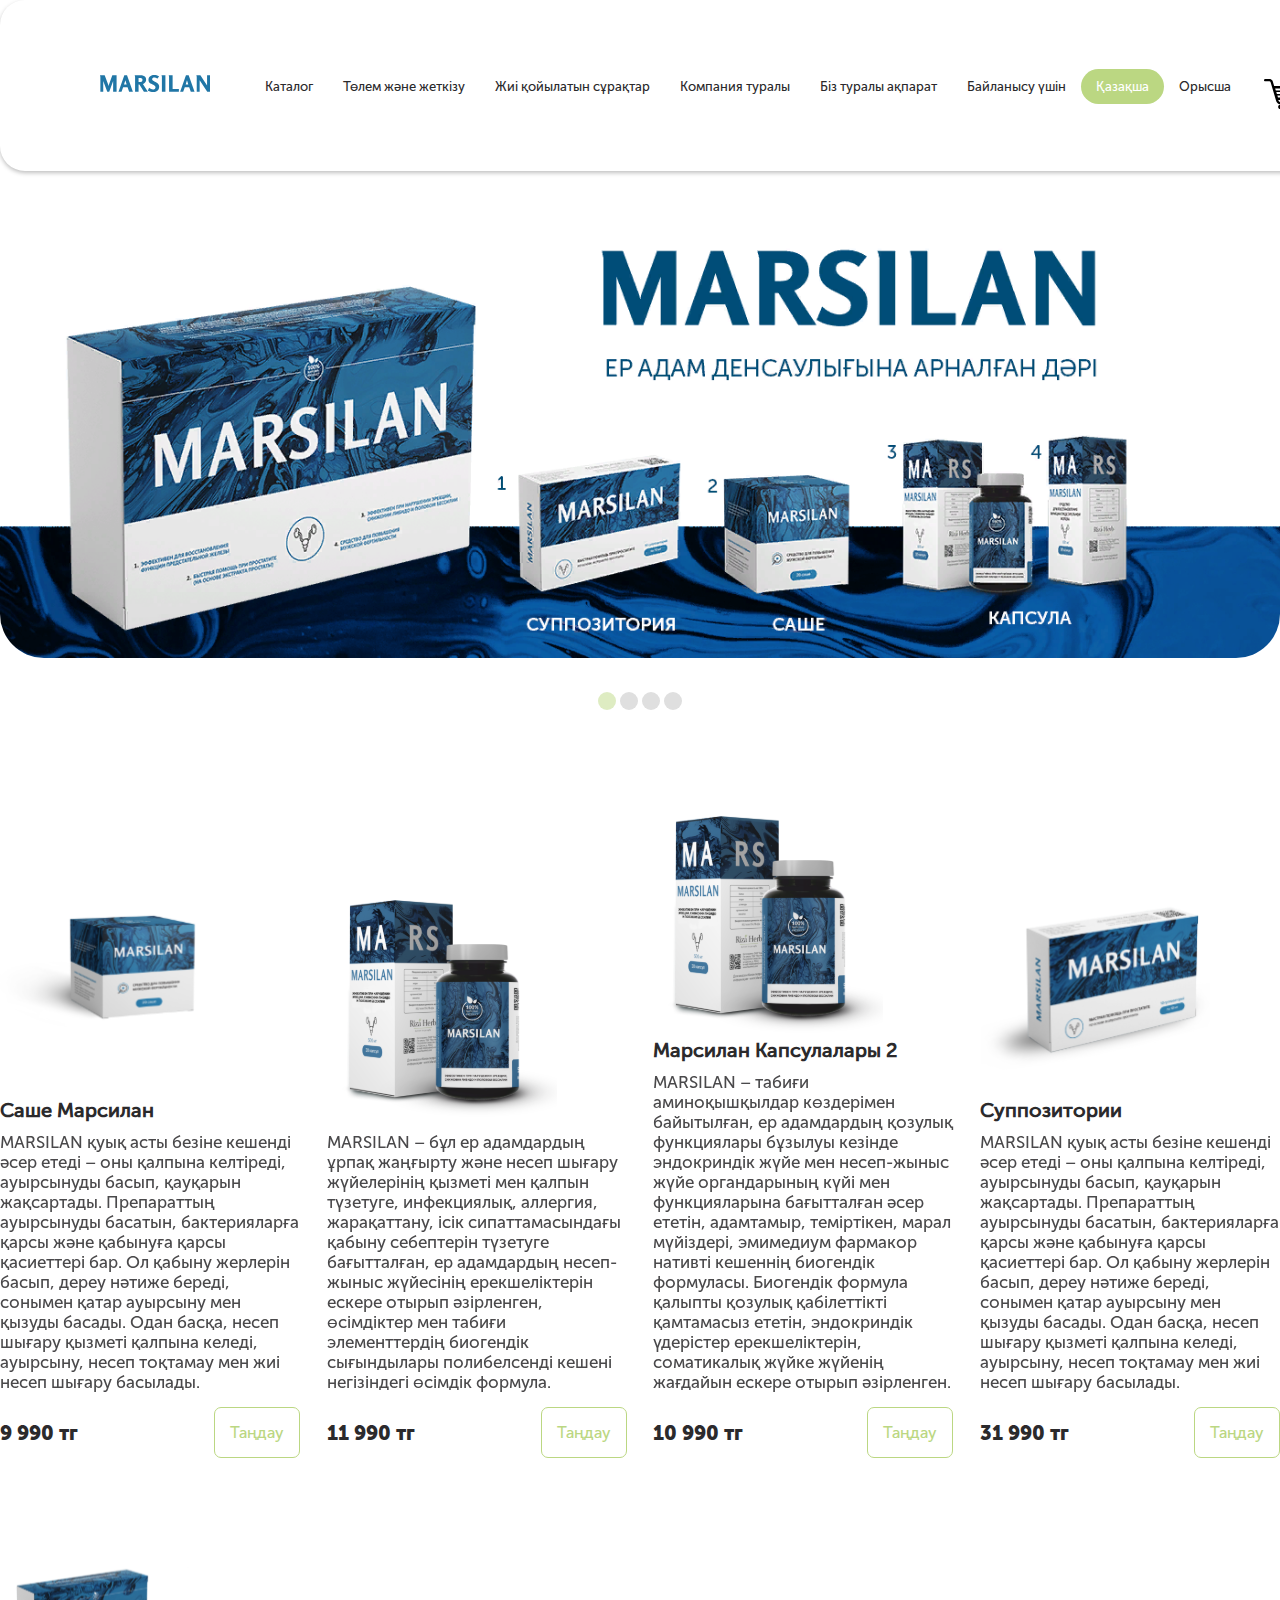
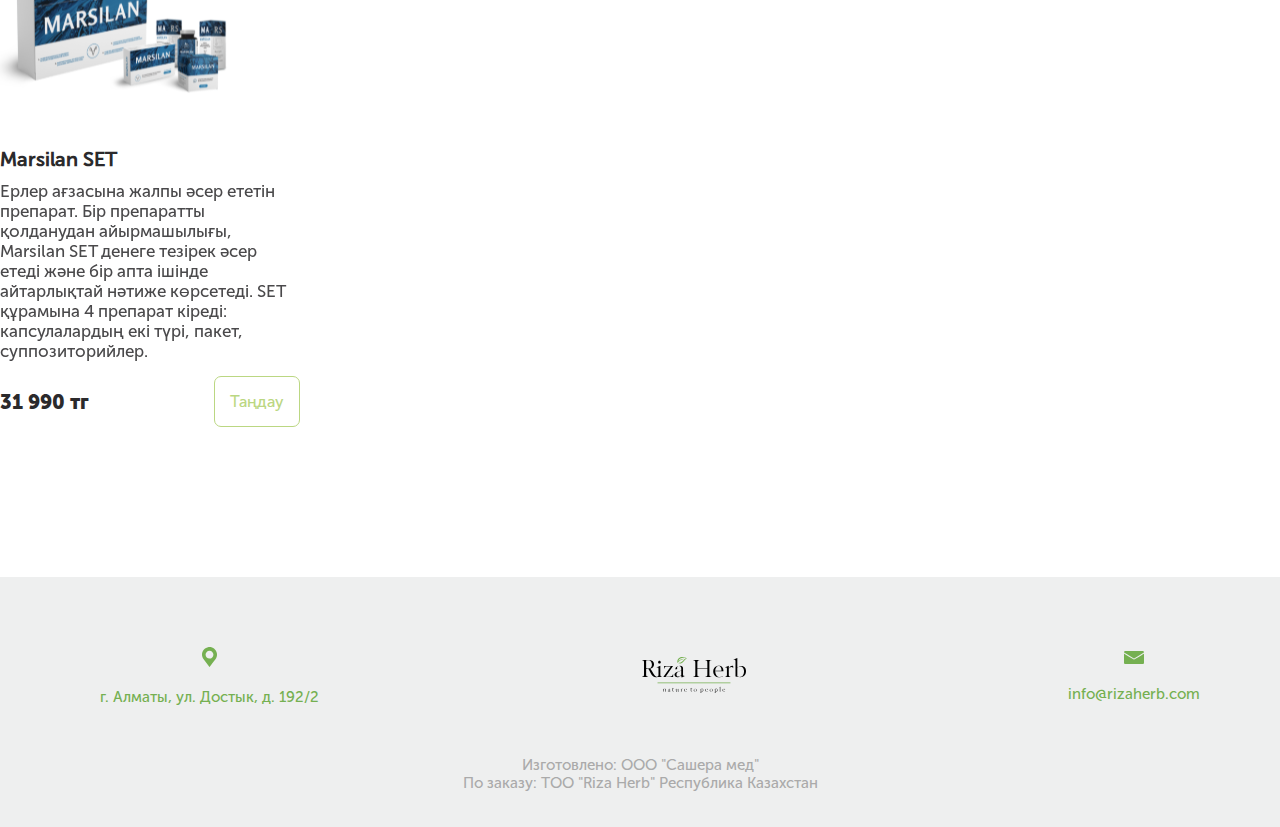
<file: index.html>
<!DOCTYPE html>
<html lang="ru">

<head>
    <meta charset="UTF-8">
    <meta name="viewport" content="width=device-width, initial-scale=1.0">
    <title>Марсилан</title>
    <link rel="stylesheet" href="CSS/style.css">

</head>

<body>
    <div class="header-top">
        <div class="container">
            <div class="header__inner">
                <div class="logo">
                    <a href="index.html" class="logo">
                        <img src="images/dest/logoeva.svg" alt="">
                    </a>
                </div>
                <nav class="nav">
                    <ul class="header__list">
                        <li><a href="index.html" class="header__item">Каталог</a></li>
                        <li><a href="payment.html" class="header__item ">Төлем және жеткізу</a></li>
                        <li><a href="question.html" class="header__item">Жиі қойылатын сұрақтар</a></li>
                        <li><a href="company.html" class="header__item">Компания туралы</a></li>
                        <li><a href="recall.html" class="header__item">Біз туралы ақпарат</a></li>
                        <li><a href="#" class="header__item" id="popupUs">Байланысу үшін</a></li>
                        <li><a href="http://evanorm.kz/" class="header__item " style="background-color: #BBD782; color: #fff;">Қазақша</a></li>
                        <li><a href="recall.html" class="header__item">Орысша</a></li>
                    </ul>
                </nav>
                <button class="Header-MenuBtn">
                    <a href="#" class="basket">
                        <div class="basket__img">
                            <img src="images/dest/basket.svg" alt="">
                            <data aria-label="В корзине товаров">1</data>
                        </div>
                    </a>
                </button>
            </div>
        </div>
    </div>
    <a id="contact" class="adapContact" style="display: none;">Оплата и доставка</a>
    <div class="hamburger-menu">
        <div class="hamburger__inner">
            <input type="checkbox" id="check-menu">
            <label for="check-menu"></label>
            <div class="hamburger__content">
                <div class="hamburger__logo">
                    <a href="index.html">
                        <img src="images/dest/logoeva.svg" class="logo" alt="">
                    </a>
                </div>
                <button class="Header-MenuBtn">
                    <a href="#" class="basket">
                        <div class="basket__img">
                            <img src="images/dest/basket.svg" alt="">
                            <data aria-label="В корзине  товаров">1</data>
                        </div>
                    </a>
                </button>
            </div>
            <div class="burger-line first"></div>
            <div class="burger-line second"></div>
            <div class="burger-line third"></div>
            <div class="burger-line fourth"></div>
            <nav class="main-menu">
                <li><a href="index.html" class="header__item">Каталог</a></li>
                <li><a href="payment.html" class="header__item">Төлем және жеткізу</a></li>
                <li><a href="question.html" class="header__item">Жиі қойылатын сұрақтар</a></li>
                <li><a href="company.html" class="header__item">Компания туралы</a></li>
                <li><a href="recall.html" class="header__item">Біз туралы ақпарат</a></li>
                <li><a href="#" class="header__item adapPopupUs">Байланысу үшін</a></li>
                <li><a href="http://kz.evanorm.kz/" class="header__item ">Орысша</a></li>
            </nav>
        </div>
    </div>
    <div id="myform" class="form">
        <div class="form__close">
            <button class="close">
                &#215;
            </button>
        </div>
        <div class="form__content">
            <div class="form__header">
                <div class="form__img">
                    <img src="images/dest/formimg.svg" alt="">
                </div>
                <h3>Біздің сарапшыларымыз сізбен хабарласуы үшін нысанды толтырыңыз</h3>
            </div>
            <div class="form__body">
                <input type="name" id="name" placeholder="Ваше имя">
                <input type="phone" id="phone" placeholder="Номер Телефона">
            </div>
            <div class="form__btn">
                <a href="#" class="btn">Перезвоните мне</a>
            </div>
            <div class="form__footer">
                <h4>
                    Нажимая на кнопку Вы соглашаетесь на
                    обработку персональных данных
                </h4>
            </div>
        </div>
    </div>
    <div id="contactUs" class="form">
        <div class="contact__close">
            <button class="close">
                &#215;
            </button>
        </div>
        <div class="form__content">
            <div class="form__header">
                <div class="form__img">
                    <img src="images/dest/formimg1.png" alt="">
                </div>
                <h3>Бізге хабарласыңыз!</h3>
            </div>
            <div class="contactUs__body">
                <div class="contactUs__item">
                    <div class="contactUs__img">
                        <img src="images/dest/formphone.png" alt="">
                    </div>
                    <div class="form__phone">
                        <a href="tel:+77477986655">+7 747 798 66 55</a>
                    </div>
                </div>
                <div class="contactUs__item">
                    <div class="contactUs__img">
                        <img src="images/dest/formemail.png" alt="">
                    </div>
                    <div class="form__email">
                        <a href="email:info@rizaherb.com">info@rizaherb.com</a>
                    </div>
                </div>
            </div>
        </div>
    </div>
    <div class="slideshow-container">
        <div class="mySlides fade active">
            <img src="images/dest/slide.png" alt="">
        </div>
        <div class="mySlides fade">
            <img src="images/dest/slide2.png" alt="">
        </div>
        <div class="mySlides fade">
            <img src="images/dest/slide3.png" alt="">
        </div>
        <div class="mySlides fade">
            <img src="images/dest/slide4.png" alt="">
        </div>
        <a class="prev">&#10094;</a>
        <a class="next">&#10095;</a>
        <div class="slide__dots">
            <span class="dot active"></span>
            <span class="dot"></span>
            <span class="dot"></span>
            <span class="dot"></span>
        </div>
    </div>
    <div class="page">
        <div class="container">
            <div class="page__wrapper">
                <div class="item">
                    <div class="item__img">
                        <img src="images/dest/pageitem1.svg" alt="">
                    </div>
                    <h3>Саше Марсилан</h3>
                    <p>MARSILAN қуық асты безіне кешенді әсер етеді  – оны қалпына келтіреді, ауырсынуды басып, қауқарын жақсартады. Препараттың ауырсынуды басатын, бактерияларға қарсы және қабынуға қарсы қасиеттері бар. Ол қабыну жерлерін басып, дереу нәтиже береді, сонымен қатар ауырсыну мен қызуды басады. Одан басқа, несеп шығару қызметі қалпына келеді, ауырсыну, несеп тоқтамау мен жиі несеп шығару басылады.  </p>
                    <div class="item__price">
                        <span>9 990 тг</span>
                        <a href="product.html">Таңдау</a>
                    </div>
                </div>
                <div class="item">
                    <div class="item__img">
                        <img src="images/dest/pageitem2.svg" alt="">
                    </div>
                    <h3>    </h3>
                    <p>MARSILAN – бұл ер адамдардың ұрпақ жаңғырту және несеп шығару жүйелерінің қызметі мен қалпын түзетуге, инфекциялық, аллергия, жарақаттану, ісік сипаттамасындағы қабыну себептерін түзетуге бағытталған, ер адамдардың несеп-жыныс жүйесінің ерекшеліктерін ескере отырып әзірленген, өсімдіктер мен табиғи элементтердің биогендік сығындылары полибелсенді кешені негізіндегі өсімдік формула. </p>
                    <div class="item__price">
                        <span>11 990 тг</span>
                        <a href="product2.html">Таңдау</a>
                    </div>
                </div>
                <div class="item">
                    <div class="item__img">
                        <img src="images/dest/pageitem2.svg" alt="">
                    </div>
                    <h3>Марсилан Капсулалары 2</h3>
                    <p>MARSILAN – табиғи аминоқышқылдар көздерімен байытылған, ер адамдардың қозулық функциялары бұзылуы кезінде эндокриндік жүйе мен несеп-жыныс жүйе органдарының күйі мен функцияларына бағытталған әсер ететін, адамтамыр, теміртікен, марал мүйіздері, эмимедиум фармакор   нативті кешеннің биогендік формуласы.
                        Биогендік формула қалыпты қозулық қабілеттікті қамтамасыз ететін, эндокриндік үдерістер ерекшеліктерін, соматикалық жүйке жүйенің жағдайын ескере отырып әзірленген.
                        </p>
                    <div class="item__price">
                        <span>10 990 тг</span>
                        <a href="product3.html">Таңдау</a>
                    </div>
                </div>
                <div class="item">
                    <div class="item__img">
                        <img src="images/dest/pageitem4.svg" alt="">
                    </div>
                    <h3>Суппозитории</h3>
                    <p>MARSILAN қуық асты безіне кешенді әсер етеді – оны қалпына келтіреді,
                        ауырсынуды басып, қауқарын жақсартады. Препараттың ауырсынуды басатын, бактерияларға
                        қарсы және қабынуға қарсы қасиеттері бар. Ол қабыну жерлерін басып, дереу нәтиже береді,
                        сонымен қатар ауырсыну мен қызуды басады. Одан басқа, несеп шығару қызметі қалпына
                        келеді, ауырсыну, несеп тоқтамау мен жиі несеп шығару басылады.</p>
                    <p></p>
                    <div class="item__price">
                        <span>31 990 тг</span>
                        <a href="product4.html">Таңдау</a>
                    </div>
                </div>
                <div class="item">
                    <div class="item__img">
                        <img src="images/dest/pageitem5.svg" alt="">
                    </div>
                    <h3>Marsilan SET</h3>
                    <p>Ерлер ағзасына жалпы әсер ететін препарат. Бір препаратты қолданудан айырмашылығы, Marsilan SET денеге тезірек әсер етеді және бір апта ішінде айтарлықтай нәтиже көрсетеді. SET құрамына 4 препарат кіреді: капсулалардың екі түрі, пакет, суппозиторийлер.</p>
                    <p></p>
                    <div class="item__price">
                        <span>31 990 тг</span>
                        <a href="product5.html">Таңдау</a>
                    </div>
                </div>
            </div>
        </div>
    </div>
    <footer class="footer">
        <div class="container">
            <div class="footer__wrapper">
                <div class="footer__address">
                    <div class="address__icon">
                        <img src="images/dest/addressicon.svg" alt="">
                    </div>
                    <a href="#">г. Алматы, ул. Достык, д. 192/2</a>
                </div>
                <a href="index.html" class="logo">
                    <img src="images/dest/logoriza.svg" alt="">
                </a>
                <div class="footer__email">
                    <div class="email__icon">
                        <img src="images/dest/emailicon.svg" alt="">
                    </div>
                    <a href="email:info@rizaherb.com">info@rizaherb.com</a>
                </div>

            </div>
            <div class="footer__bottom">
                <p>Изготовлено: ООО "Сашера мед" <br>
                    По заказу: ТОО "Riza Herb"
                    Республика Казахстан</p>
            </div>
        </div>
    </footer>
    <script src="js/app.js"></script>
</body>

</html>
</file>
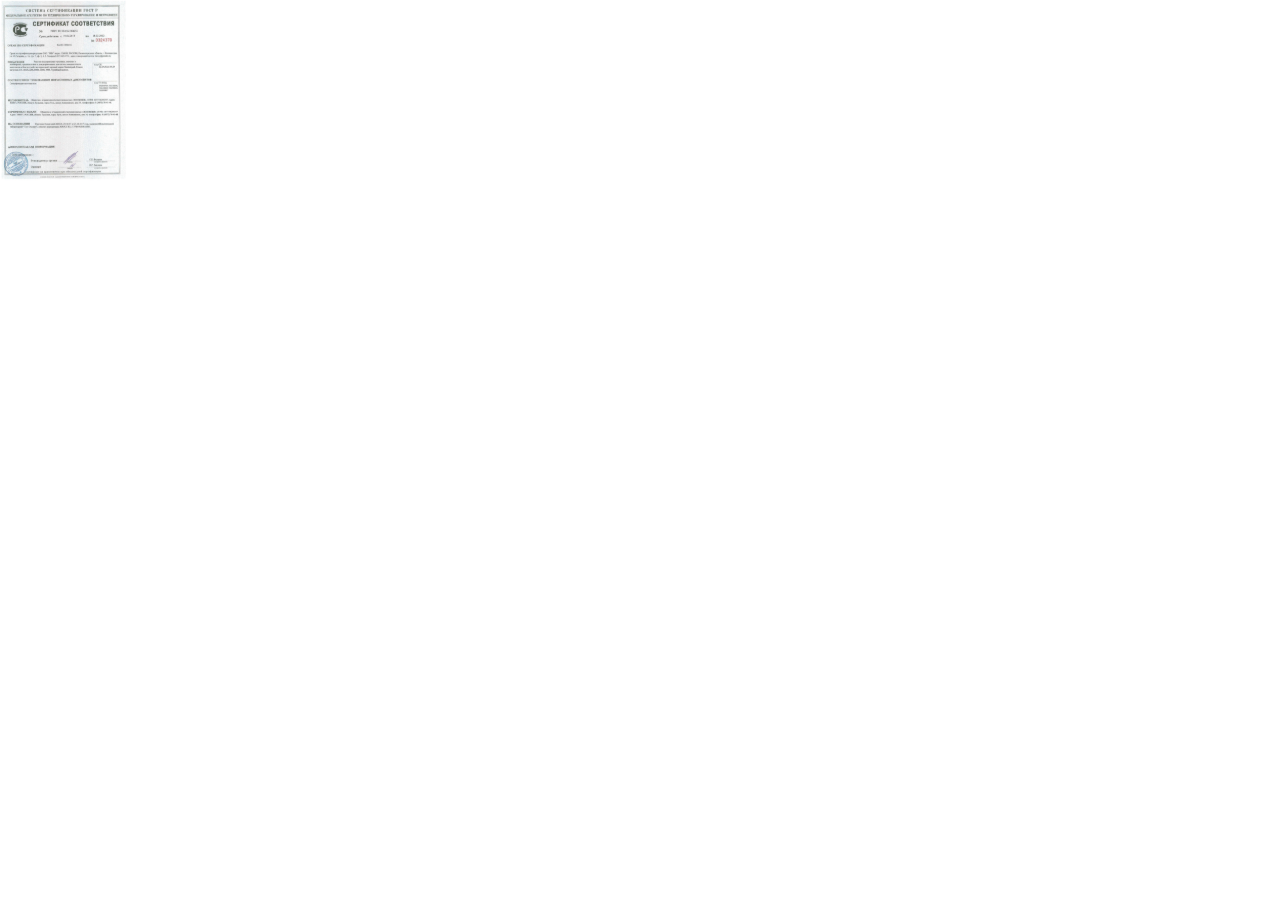
<file: certificate.html>
<!DOCTYPE html>
<html lang="ru">

<head>
    <meta charset="UTF-8">
    <meta name="viewport" content="width=device-width, initial-scale=1.0">
    <title>Марсилан</title>
    <link rel="stylesheet" href="CSS/style.css">
</head>

<body>

    <div>
        <img src="images/dest/award.svg" alt="">
    </div>

</body>

</html>
</file>
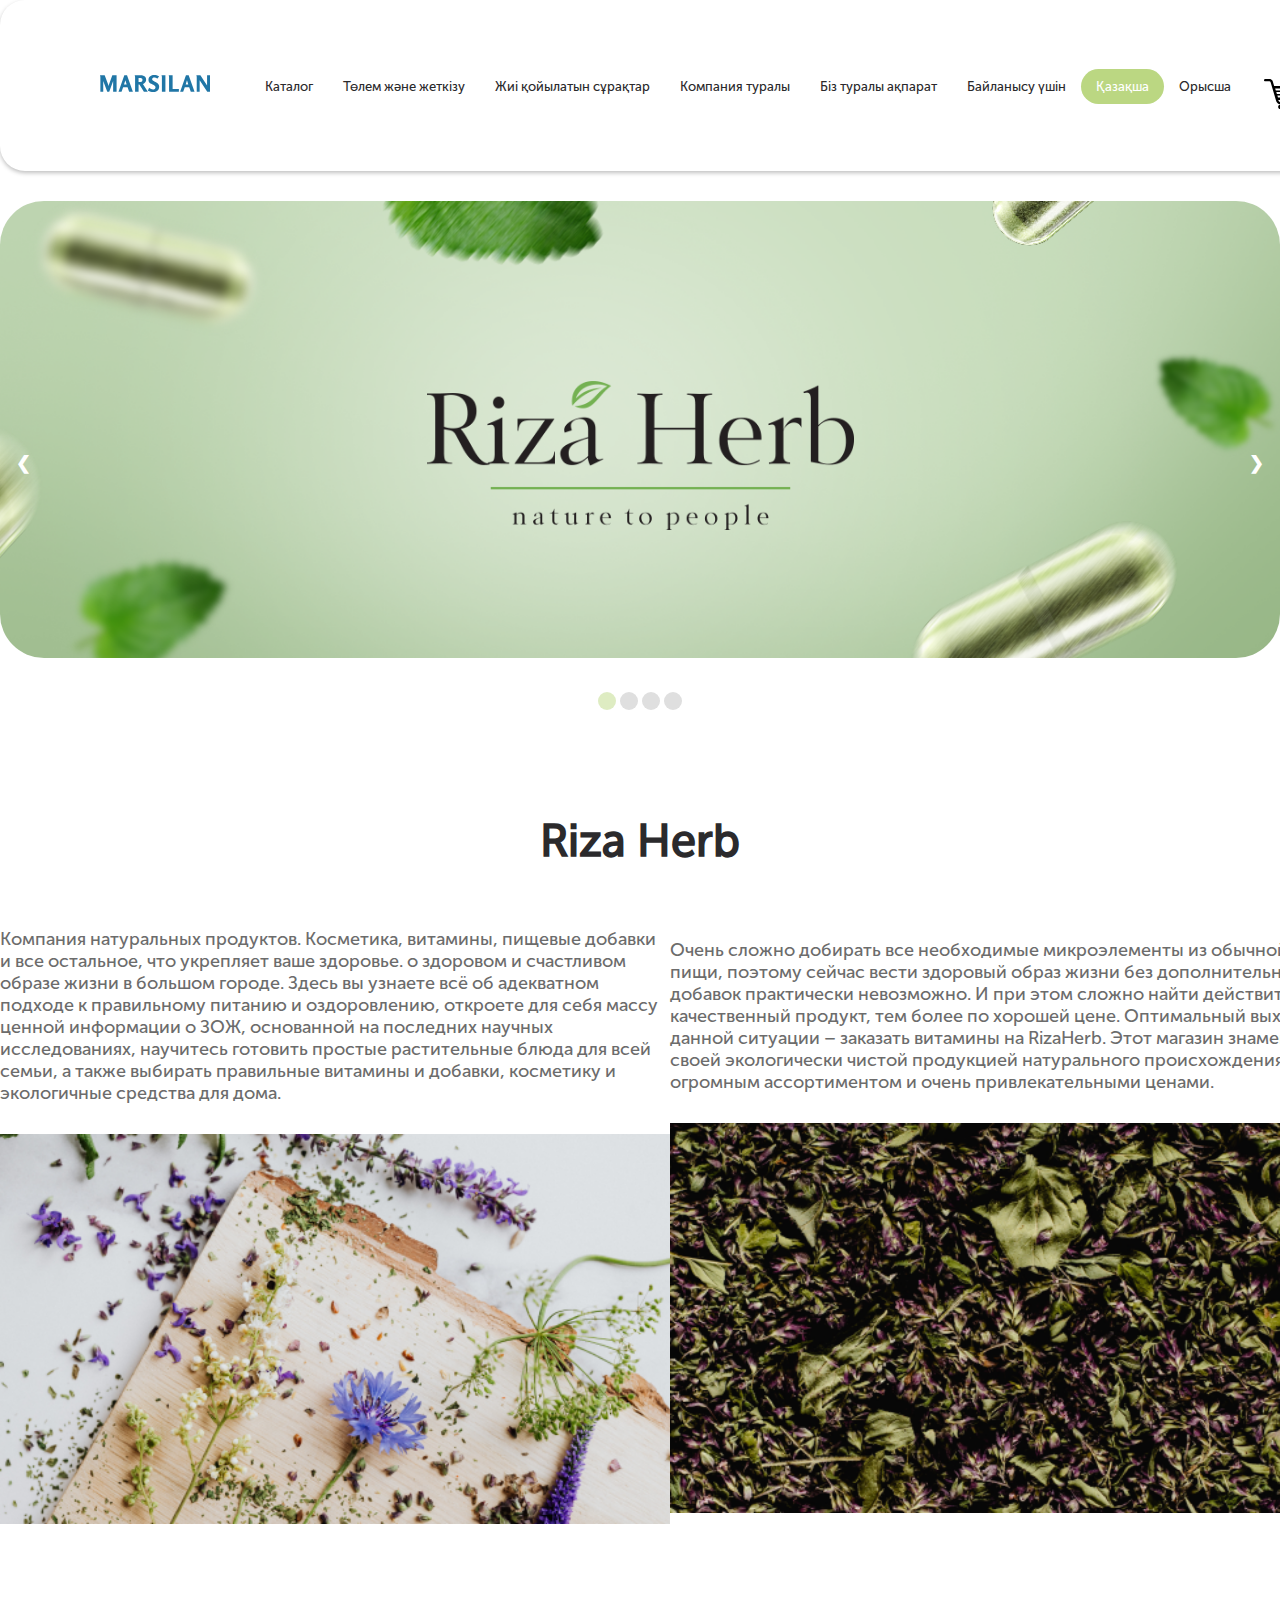
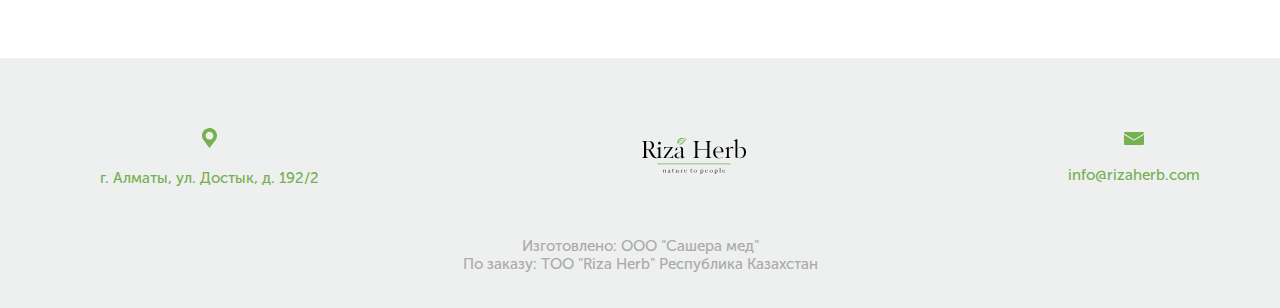
<file: company.html>
<!DOCTYPE html>
<html lang="ru">

<head>
    <meta charset="UTF-8">
    <meta name="viewport" content="width=device-width, initial-scale=1.0">
    <title>Марсилан</title>
    <link rel="stylesheet" href="CSS/style.css">
</head>

<body>
    <div class="header-top">
        <div class="container">
            <div class="header__inner">
                <div class="logo">
                    <a href="index.html" class="logo">
                        <img src="images/dest/logoeva.svg" alt="">
                    </a>
                </div>
                <nav class="nav">
                    <ul class="header__list">
                        <li><a href="index.html" class="header__item">Каталог</a></li>
                        <li><a href="payment.html" class="header__item ">Төлем және жеткізу</a></li>
                        <li><a href="question.html" class="header__item">Жиі қойылатын сұрақтар</a></li>
                        <li><a href="company.html" class="header__item">Компания туралы</a></li>
                        <li><a href="recall.html" class="header__item">Біз туралы ақпарат</a></li>
                        <li><a href="#" class="header__item" id="popupUs">Байланысу үшін</a></li>
                        <li><a href="http://evanorm.kz/" class="header__item " style="background-color: #BBD782; color: #fff;">Қазақша</a></li>
                        <li><a href="recall.html" class="header__item">Орысша</a></li>
                    </ul>
                </nav>
                <button class="Header-MenuBtn">
                    <a href="#" class="basket">
                        <div class="basket__img">
                            <img src="images/dest/basket.svg" alt="">
                            <data aria-label="В корзине товаров">1</data>
                        </div>
                    </a>
                </button>
            </div>
        </div>
    </div>
    <a id="contact" class="adapContact" style="display: none;">Оплата и доставка</a>
    <div class="hamburger-menu">
        <div class="hamburger__inner">
            <input type="checkbox" id="check-menu">
            <label for="check-menu"></label>
            <div class="hamburger__content">
                <div class="hamburger__logo">
                    <a href="index.html">
                        <img src="images/dest/logoeva.svg" class="logo" alt="">
                    </a>
                </div>
                <button class="Header-MenuBtn">
                    <a href="#" class="basket">
                        <div class="basket__img">
                            <img src="images/dest/basket.svg" alt="">
                            <data aria-label="В корзине  товаров">1</data>
                        </div>
                    </a>
                </button>
            </div>
            <div class="burger-line first"></div>
            <div class="burger-line second"></div>
            <div class="burger-line third"></div>
            <div class="burger-line fourth"></div>
            <nav class="main-menu">
                <li><a href="index.html" class="header__item">Каталог</a></li>
                <li><a href="payment.html" class="header__item">Төлем және жеткізу</a></li>
                <li><a href="question.html" class="header__item">Жиі қойылатын сұрақтар</a></li>
                <li><a href="company.html" class="header__item">Компания туралы</a></li>
                <li><a href="recall.html" class="header__item">Біз туралы ақпарат</a></li>
                <li><a href="#" class="header__item adapPopupUs">Байланысу үшін</a></li>
                <li><a href="http://kz.evanorm.kz/" class="header__item ">Орысша</a></li>
            </nav>
        </div>
    </div>
    <div id="myform" class="form">
        <div class="form__close">
            <button class="close">
                &#215;
            </button>
        </div>
        <div class="form__content">
            <div class="form__header">
                <div class="form__img">
                    <img src="images/dest/formimg.svg" alt="">
                </div>
                <h3>Біздің сарапшыларымыз сізбен хабарласуы үшін нысанды толтырыңыз</h3>
            </div>
            <div class="form__body">
                <input type="name" id="name" placeholder="Ваше имя">
                <input type="phone" id="phone" placeholder="Номер Телефона">
            </div>
            <div class="form__btn">
                <a href="#" class="btn">Перезвоните мне</a>
            </div>
            <div class="form__footer">
                <h4>
                    Нажимая на кнопку Вы соглашаетесь на
                    обработку персональных данных
                </h4>
            </div>
        </div>
    </div>
    <div id="contactUs" class="form">
        <div class="contact__close">
            <button class="close">
                &#215;
            </button>
        </div>
        <div class="form__content">
            <div class="form__header">
                <div class="form__img">
                    <img src="images/dest/formimg1.png" alt="">
                </div>
                <h3>Бізге хабарласыңыз!</h3>
            </div>
            <div class="contactUs__body">
                <div class="contactUs__item">
                    <div class="contactUs__img">
                        <img src="images/dest/formphone.png" alt="">
                    </div>
                    <div class="form__phone">
                        <a href="tel:+77477986655">+7 747 798 66 55</a>
                    </div>
                </div>
                <div class="contactUs__item">
                    <div class="contactUs__img">
                        <img src="images/dest/formemail.png" alt="">
                    </div>
                    <div class="form__email">
                        <a href="email:info@rizaherb.com">info@rizaherb.com</a>
                    </div>
                </div>
            </div>
        </div>
    </div>
    <div class="slideshow-container">
        <div class="mySlides fade active">
            <img src="images/dest/slideriza.png" alt="">
        </div>
        <div class="mySlides fade">
            <img src="images/dest/slide2.png" alt="">
        </div>
        <div class="mySlides fade">
            <img src="images/dest/slide3.png" alt="">
        </div>
        <div class="mySlides fade">
            <img src="images/dest/slide4.png" alt="">
        </div>
        <a class="prev">&#10094;</a>
        <a class="next">&#10095;</a>
        <div class="slide__dots">
            <span class="dot active"></span>
            <span class="dot"></span>
            <span class="dot"></span>
            <span class="dot"></span>
        </div>
    </div>
    <div class="riza__picture">
        <img src="images/dest/slideriza.png" alt="">
    </div>
    <section class="company">
        <div class="container">
            <h2>Riza Herb</h2>
            <div class="company__wrapper">
                <div class="company__left">
                    <div class="company__list">
                        <p>Компания натуральных продуктов. Косметика, витамины, пищевые добавки
                            и все остальное, что укрепляет ваше здоровье.
                            о здоровом и счастливом образе жизни в большом городе. Здесь вы узнаете
                            всё об адекватном подходе к правильному питанию и оздоровлению,
                            откроете для себя массу ценной информации о ЗОЖ, основанной на
                            последних научных исследованиях, научитесь готовить простые
                            растительные блюда для всей семьи, а также выбирать правильные
                            витамины и добавки, косметику и экологичные средства для дома.</p>
                    </div>
                    <div class="company__picture">
                        <img src="images/dest/companypicture1.png" alt="">
                    </div>
                    <div class="company__list">
                        <p></p>
                    </div>
                </div>
                <div class="company__right">
                    <div class="company__list">
                        <p>Очень сложно добирать все необходимые микроэлементы из обычной пищи,
                            поэтому сейчас вести здоровый образ жизни без дополнительных добавок
                            практически невозможно. И при этом сложно найти действительно
                            качественный продукт, тем более по хорошей цене. Оптимальный выход в
                            данной ситуации – заказать витамины на RizaHerb. Этот магазин знаменит
                            своей экологически чистой продукцией натурального происхождения,
                            огромным ассортиментом и очень привлекательными ценами.</p>
                    </div>
                    <div class="company__picture">
                        <img src="images/dest/companypicture2.png" alt="">
                    </div>
                    <div class="company__list">
                        <p> </p>
                    </div>
                </div>
            </div>
        </div>
    </section>
    <footer class="footer">
        <div class="container">
            <div class="footer__wrapper">
                <div class="footer__address">
                    <div class="address__icon">
                        <img src="images/dest/addressicon.svg" alt="">
                    </div>
                    <a href="#">г. Алматы, ул. Достык, д. 192/2</a>
                </div>
                <a href="index.html" class="logo">
                    <img src="images/dest/logoriza.svg" alt="">
                </a>
                <div class="footer__email">
                    <div class="email__icon">
                        <img src="images/dest/emailicon.svg" alt="">
                    </div>
                    <a href="#">info@rizaherb.com</a>
                </div>
            </div>
            <div class="footer__bottom">
                <p>Изготовлено: ООО "Сашера мед" <br>
                    По заказу: ТОО "Riza Herb"
                    Республика Казахстан</p>
            </div>
        </div>
    </footer>
    <script src="js/app.js"></script>
</body>

</html>
</file>
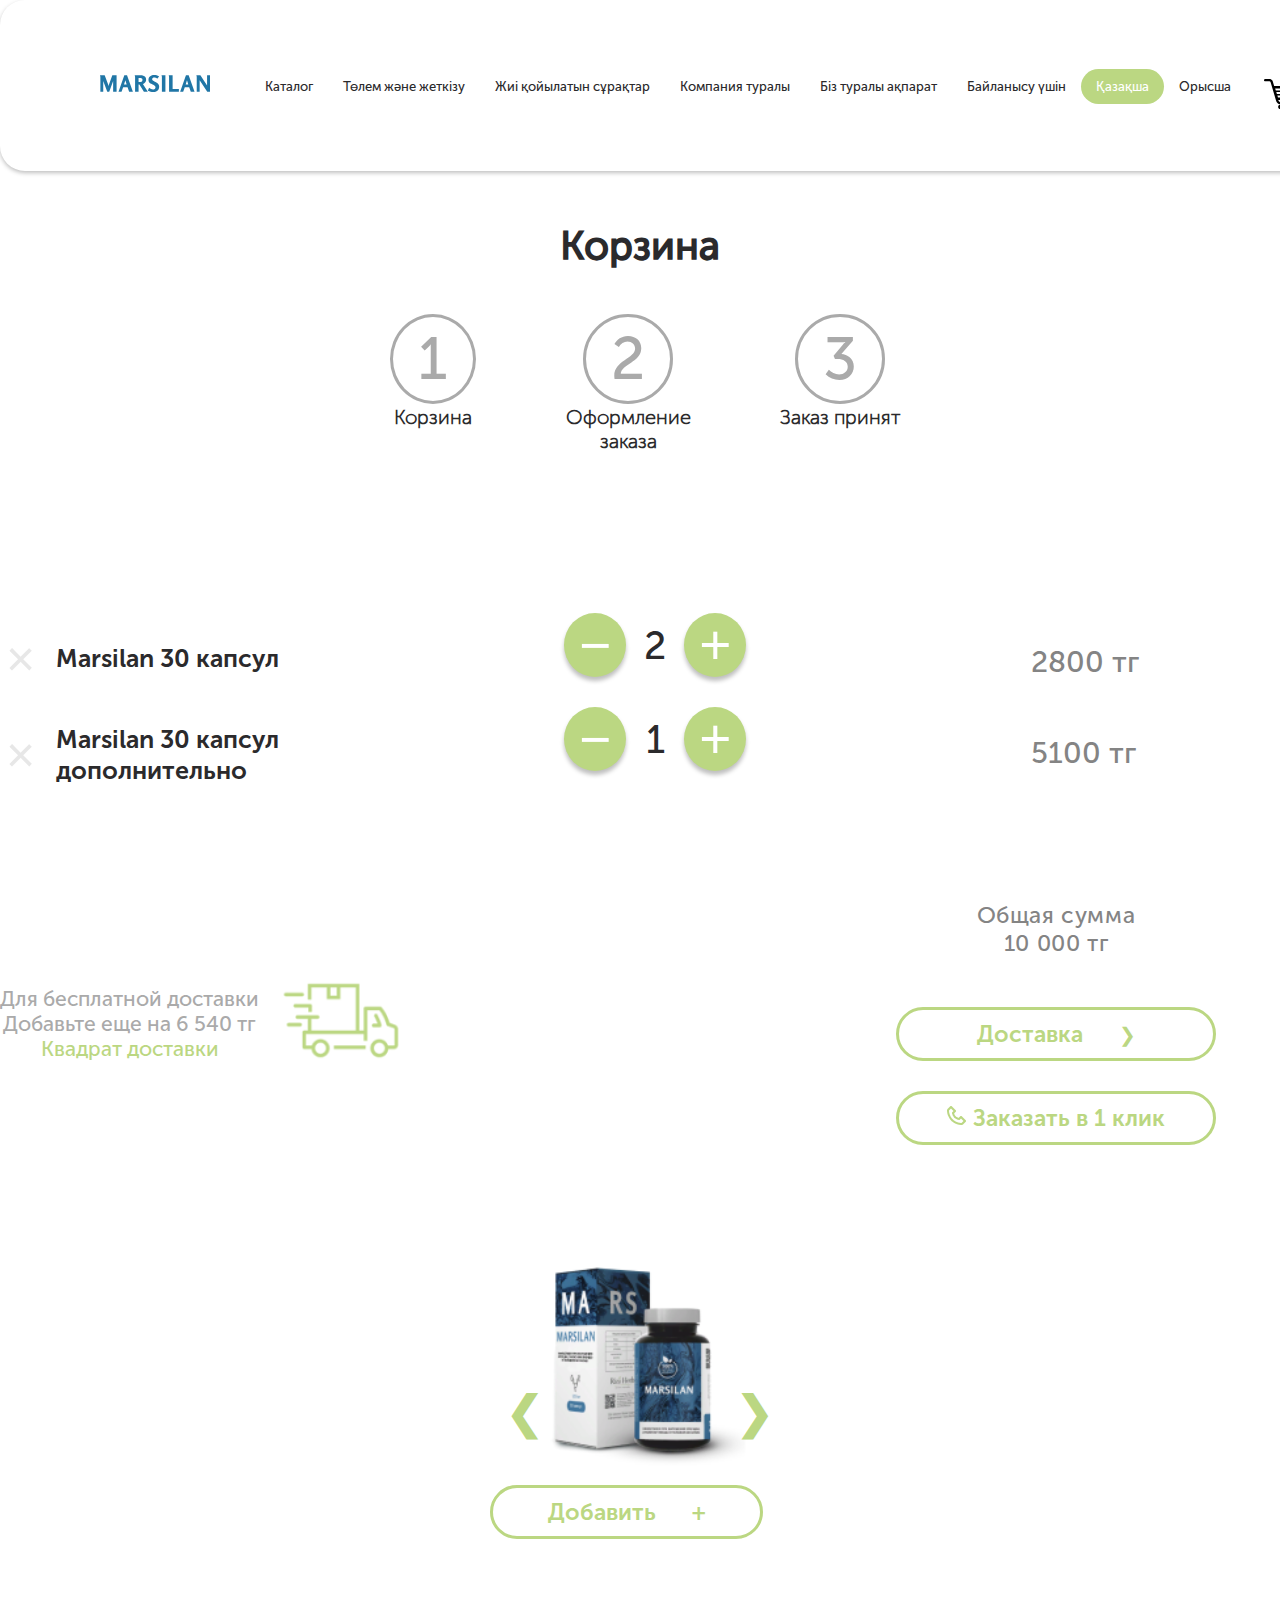
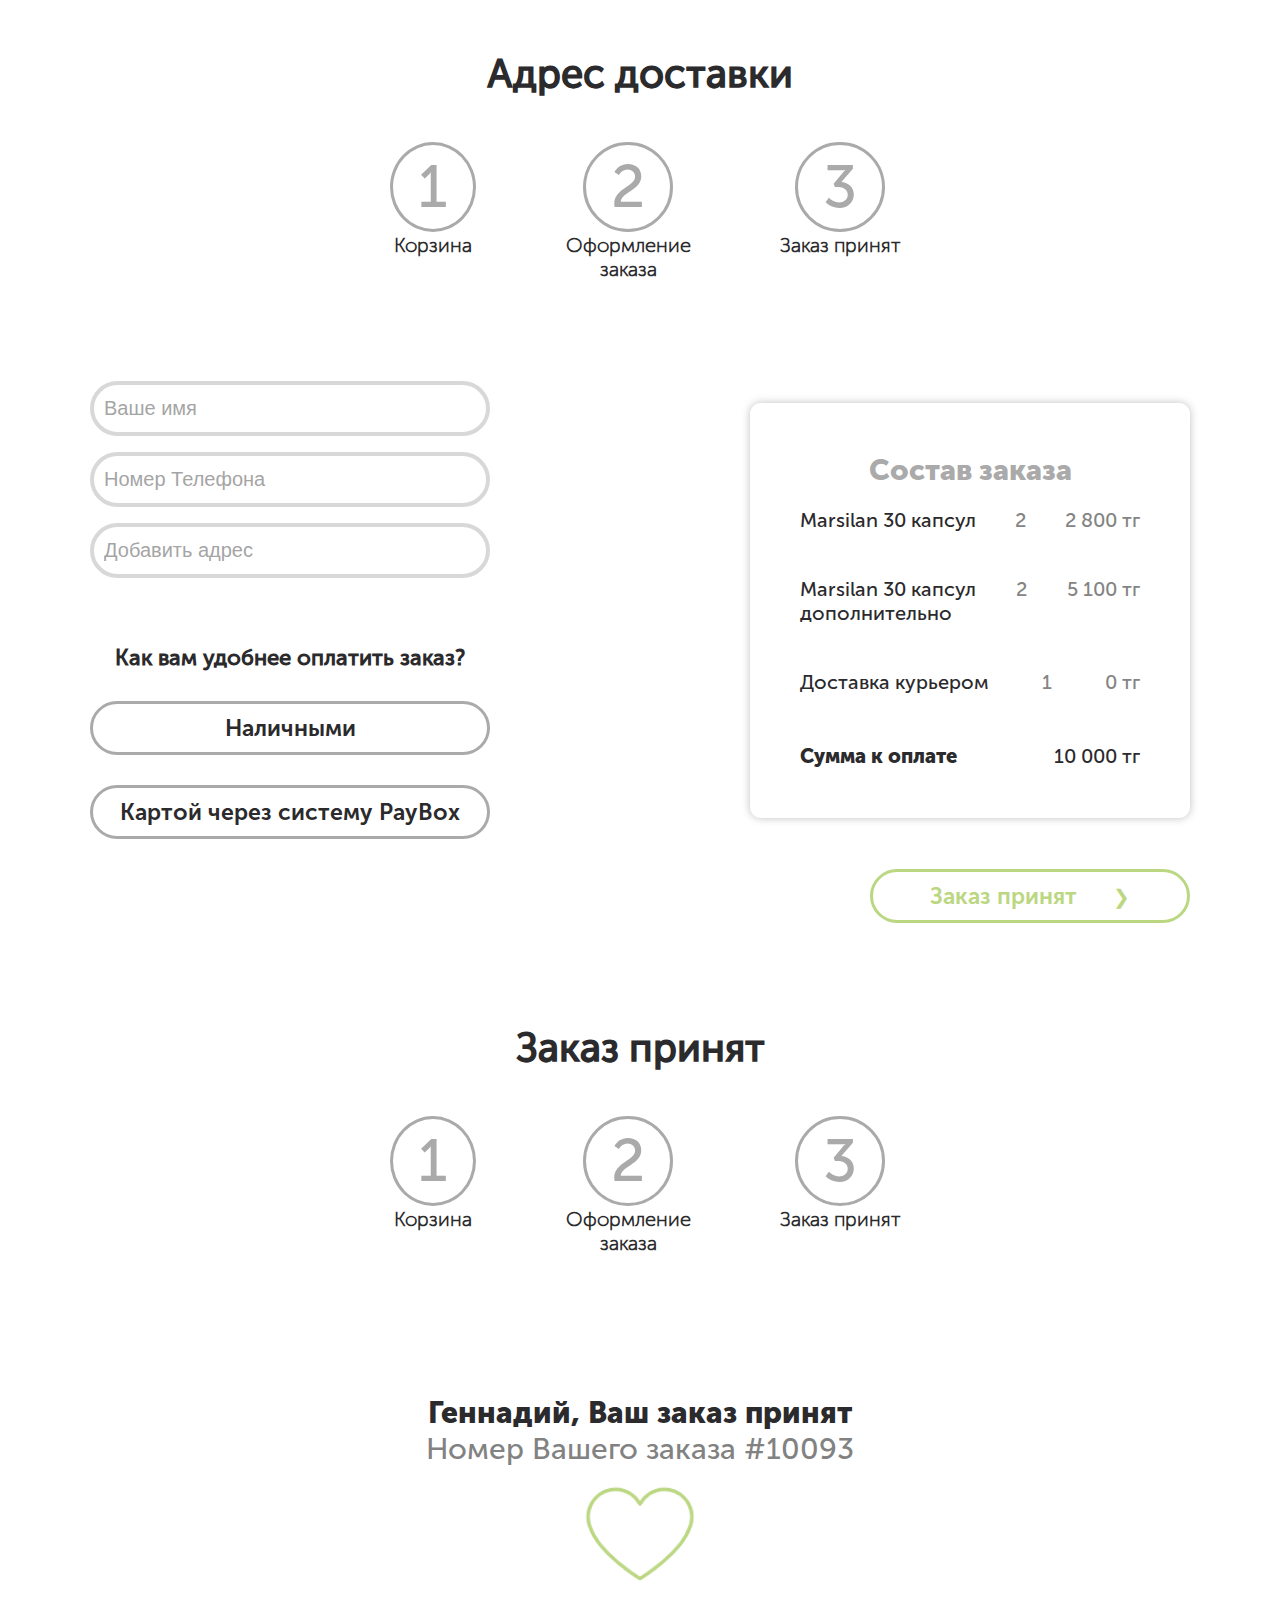
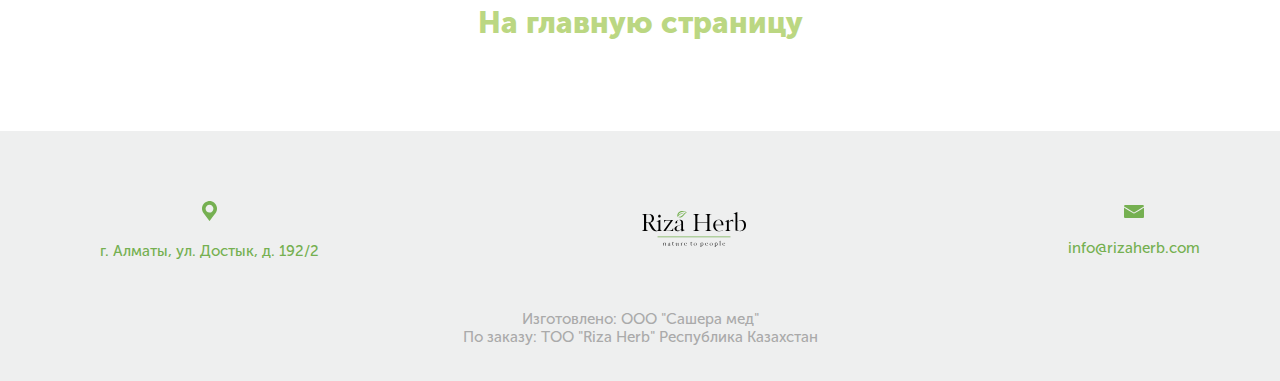
<file: delivery.html>
<!DOCTYPE html>
<html lang="ru">

<head>
    <meta charset="UTF-8">
    <meta name="viewport" content="width=device-width, initial-scale=1.0">
    <title>Марсилан</title>
    <link rel="stylesheet" href="CSS/style.css">
</head>

<body>
    <div class="header-top">
        <div class="container">
            <div class="header__inner">
                <div class="logo">
                    <a href="index.html" class="logo">
                        <img src="images/dest/logoeva.svg" alt="">
                    </a>
                </div>
                <nav class="nav">
                    <ul class="header__list">
                        <li><a href="index.html" class="header__item">Каталог</a></li>
                        <li><a href="payment.html" class="header__item ">Төлем және жеткізу</a></li>
                        <li><a href="question.html" class="header__item">Жиі қойылатын сұрақтар</a></li>
                        <li><a href="company.html" class="header__item">Компания туралы</a></li>
                        <li><a href="recall.html" class="header__item">Біз туралы ақпарат</a></li>
                        <li><a href="#" class="header__item" id="popupUs">Байланысу үшін</a></li>
                        <li><a href="http://evanorm.kz/" class="header__item " style="background-color: #BBD782; color: #fff;">Қазақша</a></li>
                        <li><a href="recall.html" class="header__item">Орысша</a></li>
                    </ul>
                </nav>
                <button class="Header-MenuBtn">
                    <a href="#" class="basket">
                        <div class="basket__img">
                            <img src="images/dest/basket.svg" alt="">
                            <data aria-label="В корзине товаров">1</data>
                        </div>
                    </a>
                </button>
            </div>
        </div>
    </div>
    <a id="contact" class="adapContact" style="display: none;">Оплата и доставка</a>
    <div class="hamburger-menu">
        <div class="hamburger__inner">
            <input type="checkbox" id="check-menu">
            <label for="check-menu"></label>
            <div class="hamburger__content">
                <div class="hamburger__logo">
                    <a href="index.html">
                        <img src="images/dest/logoeva.svg" class="logo" alt="">
                    </a>
                </div>
                <button class="Header-MenuBtn">
                    <a href="#" class="basket">
                        <div class="basket__img">
                            <img src="images/dest/basket.svg" alt="">
                            <data aria-label="В корзине  товаров">1</data>
                        </div>
                    </a>
                </button>
            </div>
            <div class="burger-line first"></div>
            <div class="burger-line second"></div>
            <div class="burger-line third"></div>
            <div class="burger-line fourth"></div>
            <nav class="main-menu">
                <li><a href="index.html" class="header__item">Каталог</a></li>
                <li><a href="payment.html" class="header__item">Төлем және жеткізу</a></li>
                <li><a href="question.html" class="header__item">Жиі қойылатын сұрақтар</a></li>
                <li><a href="company.html" class="header__item">Компания туралы</a></li>
                <li><a href="recall.html" class="header__item">Біз туралы ақпарат</a></li>
                <li><a href="#" class="header__item adapPopupUs">Байланысу үшін</a></li>
                <li><a href="http://kz.evanorm.kz/" class="header__item ">Орысша</a></li>
            </nav>
        </div>
    </div>
    <div id="myform" class="form">
        <div class="form__close">
            <button class="close">
                &#215;
            </button>
        </div>
        <div class="form__content">
            <div class="form__header">
                <div class="form__img">
                    <img src="images/dest/formimg.svg" alt="">
                </div>
                <h3>Біздің сарапшыларымыз сізбен хабарласуы үшін нысанды толтырыңыз</h3>
            </div>
            <div class="form__body">
                <input type="name" id="name" placeholder="Ваше имя">
                <input type="phone" id="phone" placeholder="Номер Телефона">
            </div>
            <div class="form__btn">
                <a href="#" class="btn">Перезвоните мне</a>
            </div>
            <div class="form__footer">
                <h4>
                    Нажимая на кнопку Вы соглашаетесь на
                    обработку персональных данных
                </h4>
            </div>
        </div>
    </div>
    <div id="contactUs" class="form">
        <div class="contact__close">
            <button class="close">
                &#215;
            </button>
        </div>
        <div class="form__content">
            <div class="form__header">
                <div class="form__img">
                    <img src="images/dest/formimg1.png" alt="">
                </div>
                <h3>Бізге хабарласыңыз!</h3>
            </div>
            <div class="contactUs__body">
                <div class="contactUs__item">
                    <div class="contactUs__img">
                        <img src="images/dest/formphone.png" alt="">
                    </div>
                    <div class="form__phone">
                        <a href="tel:+77477986655">+7 747 798 66 55</a>
                    </div>
                </div>
                <div class="contactUs__item">
                    <div class="contactUs__img">
                        <img src="images/dest/formemail.png" alt="">
                    </div>
                    <div class="form__email">
                        <a href="email:info@rizaherb.com">info@rizaherb.com</a>
                    </div>
                </div>
            </div>
        </div>
    </div>
    <div class="delivery__all">
        <div class="container">
            <h2>Корзина</h2>
            <div class="delivery__ways">
                <div class="delivery__way">
                    <span>1</span>
                    <h3>Корзина</h3>
                </div>
                <div class="delivery__way">
                    <span>2 </span>

                    <h3>Оформление <br>
                        заказа</h3>
                </div>
                <div class="delivery__way">
                    <span>3</span>
                    <h3>Заказ принят</h3>
                </div>
            </div>
        </div>
    </div>
    <div class="delivery__2">
        <div class="container">
            <div class="delivery__sums">
                <div class="sum__first">
                    <div class="delivery__desc">
                        <button>
                            <span>&times;</span>
                        </button>
                        <p>Marsilan 30 капсул</p>
                    </div>
                    <div class="delivery__desc">
                        <button>
                            <span>&times;</span>
                        </button>
                        <p>Marsilan 30 капсул <br>
                            дополнительно</p>
                    </div>
                </div>
                <div class="sum__second">
                    <div class="sum__col">
                        <div class="sum__minus">
                            <button>
                                &minus;
                            </button>
                        </div>
                        <div class="sum__numeral">
                            <span>2</span>
                        </div>
                        <div class="sum__plus">
                            <button>
                                &plus;
                            </button>
                        </div>
                    </div>
                    <div class="sum__col">
                        <div class="sum__minus">
                            <button>
                                &minus;
                            </button>
                        </div>
                        <div class="sum__numeral">
                            <span>1</span>
                        </div>
                        <div class="sum__plus">
                            <button>
                                &plus;
                            </button>
                        </div>
                    </div>
                </div>
                <div class="sum__third">
                    <span>
                        <data>2800 тг</data>
                    </span>
                    <span>
                        <data>
                            5100 тг
                        </data>
                    </span>
                </div>
            </div>
        </div>
    </div>
    <div class="delivery__3">
        <div class="container">
            <div class="delivery__3_inner">
                <div class="delivery__3_left">
                    <div class="delivery__3_text">
                        <p>Для бесплатной доставки</p>
                        <p>Добавьте еще на 6 540 тг</p>
                        <span>Квадрат доставки</span>
                    </div>
                    <div class="delivery__3_icon">
                        <img src="images/dest/delivery3icon.png" alt="">
                    </div>
                </div>
                <div class="delivery__3_right">
                    <div class="delivery__3_sum">
                        <p>
                            Общая сумма <br>
                            10 000 тг
                        </p>
                    </div>
                    <div class="pass">
                        <button id="deliveryOrder">
                            <span>Доставка</span>
                            <span>&#10095;</span>
                        </button>

                    </div>
                    <div class="to_order">
                        <button id="toOrder"><span>
                                <img src="images/dest/phone.png" alt=""> Заказать в 1 клик</span>
                        </button>
                    </div>
                </div>
            </div>
        </div>
    </div>
    <div class="delivery__4">
        <div class="container">
            <div class="slideshow-wrapper">
                <div class="mySlides fade active">
                    <img src="images/dest/deliveryslide.png" alt="">
                </div>
                <div class="mySlides fade">
                    <img src="images/dest/deliveryslide.png" alt="">
                </div>
                <div class="mySlides fade">
                    <img src="images/dest/deliveryslide.png" alt="">
                </div>
                <div class="mySlides fade">
                    <img src="images/dest/deliveryslide.png" alt="">
                </div>
                <div class="mySlides fade">
                    <img src="images/dest/deliveryslide.png" alt="">
                </div>
                <div class="mySlides fade">
                    <img src="images/dest/deliveryslide.png" alt="">
                </div>
                <div class="mySlides fade">
                    <img src="images/dest/deliveryslide.png" alt="">
                </div>
                <div class="mySlides fade">
                    <img src="images/dest/deliveryslide.png" alt="">
                </div>
                <div class="mySlides fade">
                    <img src="images/dest/deliveryslide.png" alt="">
                </div>
                <div class="mySlides fade">
                    <img src="images/dest/deliveryslide.png" alt="">
                </div>
                <div class="mySlides fade">
                    <img src="images/dest/deliveryslide.png" alt="">
                </div>
                <a class="prev delivery__prev">&#10094;</a>
                <a class="next delivery__next">&#10095;</a>
                <button id="add">
                    <span> Добавить</span>
                    <span>&plus;</span>
                </button>
            </div>
        </div>
    </div>
    <div class="delivery__all">
        <div class="container">
            <h2>Адрес доставки</h2>
            <div class="delivery__ways">
                <div class="delivery__way">
                    <span>1</span>
                    <h3>Корзина</h3>
                </div>
                <div class="delivery__way">
                    <span>2 </span>
                    <h3>Оформление <br>
                        заказа</h3>
                </div>
                <div class="delivery__way">
                    <span>3</span>
                    <h3>Заказ принят</h3>
                </div>
            </div>
        </div>
    </div>
    <div class="delivery__5">
        <div class="container">
            <div class="delivery__5_wrapper">
                <div class="delivery__5_left">
                    <div class="form">
                        <input type="name" id="name" placeholder="Ваше имя">
                        <input type="phone" id="phone" placeholder="Номер Телефона">
                        <input type="text" id="address" placeholder="Добавить адрес">
                    </div>
                    <div class="contribution">
                        <h3>Как вам удобнее оплатить заказ?</h3>
                        <button id="spot"><span>Наличными</span></button>
                        <button id="byCard"><span>Картой через систему PayBox</span></button>
                    </div>
                </div>
                <div class="delivery__5_right">
                    <h3>Состав заказа</h3>
                    <div class="delivery__5_right_inner">
                        <div class="delivery__5_right_item">
                            <p>Marsilan 30 капсул</p>
                            <span>2</span>
                            <span>2 800 тг</span>
                        </div>

                        <div class="delivery__5_right_item">
                            <p>Marsilan 30 капсул <br>
                                дополнительно</p>
                            <span>2</span>
                            <span>5 100 тг</span>
                        </div>
                        <div class="delivery__5_right_item">
                            <p>Доставка курьером</p>
                            <span>1</span>
                            <span>0 тг</span>
                        </div>
                        <div class="delivery__5_right_result">
                            <p>Сумма к оплате</p>
                            <span>10 000 тг</span>
                        </div>
                    </div>
                </div>
            </div>
            <div class="accepted">
                <button id="orderAccepted">
                    <span>Заказ принят</span>
                    <span>&#10095;</span>
                </button>
            </div>
        </div>
    </div>
    <div class="delivery__all">
        <div class="container">
            <h2>Заказ принят</h2>
            <div class="delivery__ways">
                <div class="delivery__way">
                    <span>1</span>
                    <h3>Корзина</h3>
                </div>
                <div class="delivery__way">
                    <span>2 </span>
                    <h3>Оформление <br>
                        заказа</h3>
                </div>
                <div class="delivery__way">
                    <span>3</span>
                    <h3>Заказ принят</h3>
                </div>
            </div>
        </div>
    </div>
    <div class="delivery__6">
        <div class="container">
            <div class="delivery__6_wrapper">
                <div class="yourOrder">
                    <h3>Геннадий, Ваш заказ принят</h3>
                </div>
                <div class="orderNumber">
                    <p>Номер Вашего заказа #10093</p>
                </div>
                <img src="images/dest/orderaccepted.png" alt="">
                <div class="toHomePage">
                    <a href="index.html">На главную страницу</a>
                </div>
            </div>
        </div>
    </div>
    <footer class="footer">
        <div class="container">
            <div class="footer__wrapper">
                <div class="footer__address">
                    <div class="address__icon">
                        <img src="images/dest/addressicon.svg" alt="">
                    </div>
                    <a href="#">г. Алматы, ул. Достык, д. 192/2</a>
                </div>
                <a href="index.html" class="logo">
                    <img src="images/dest/logoriza.svg" alt="">
                </a>
                <div class="footer__email">
                    <div class="email__icon">
                        <img src="images/dest/emailicon.svg" alt="">
                    </div>
                    <a href="email:info@rizaherb.com">info@rizaherb.com</a>
                </div>
            </div>
            <div class="footer__bottom">
                <p>Изготовлено: ООО "Сашера мед" <br>
                    По заказу: ТОО "Riza Herb"
                    Республика Казахстан</p>
            </div>
        </div>
    </footer>
    <script src="js/app.js"></script>

</body>

</html>
</file>
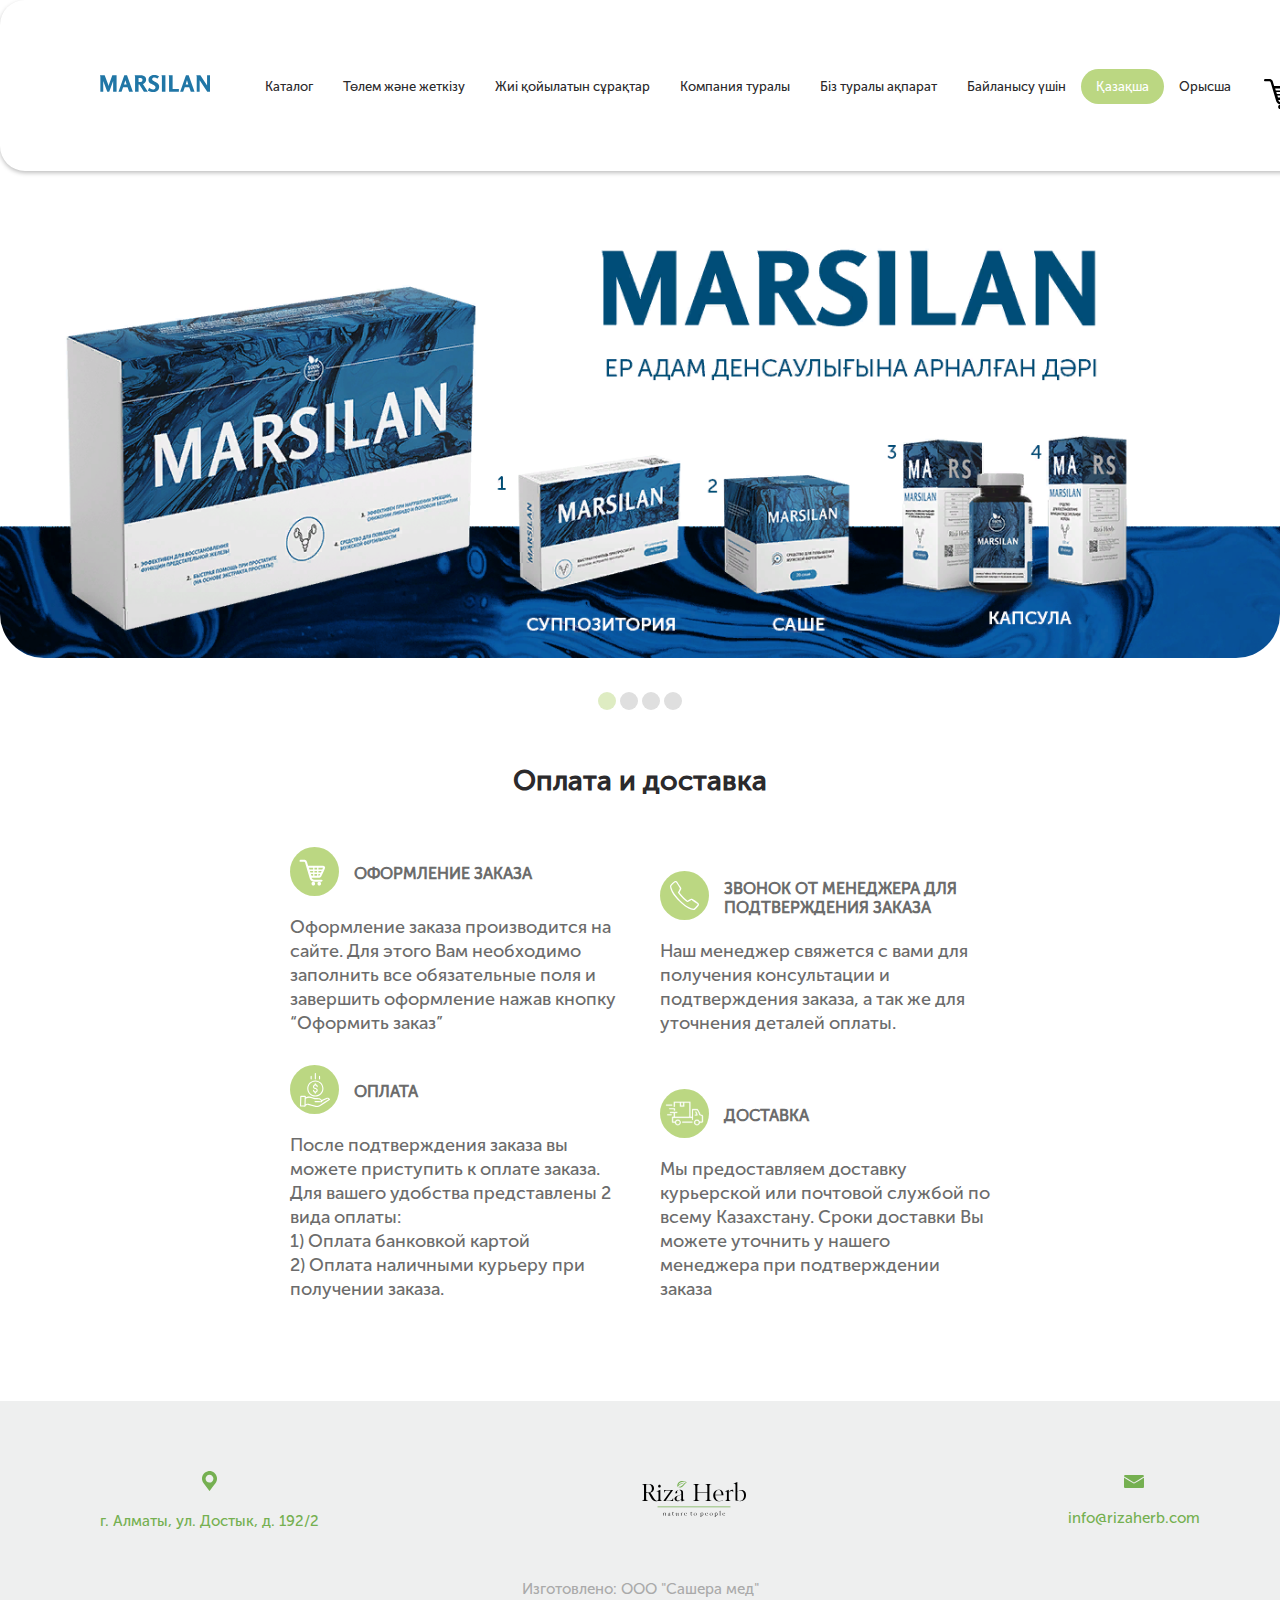
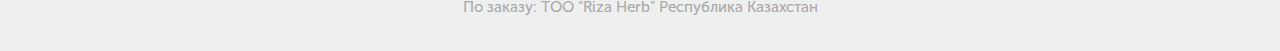
<file: payment.html>
<!DOCTYPE html>
<html lang="ru">

<head>
    <meta charset="UTF-8">
    <meta name="viewport" content="width=device-width, initial-scale=1.0">
    <title>Марсилан</title>
    <link rel="stylesheet" href="CSS/style.css">

</head>

<body>
    <div class="header-top">
        <div class="container">
            <div class="header__inner">
                <div class="logo">
                    <a href="index.html" class="logo">
                        <img src="images/dest/logoeva.svg" alt="">
                    </a>
                </div>
                <nav class="nav">
                    <ul class="header__list">
                        <li><a href="index.html" class="header__item">Каталог</a></li>
                        <li><a href="payment.html" class="header__item ">Төлем және жеткізу</a></li>
                        <li><a href="question.html" class="header__item">Жиі қойылатын сұрақтар</a></li>
                        <li><a href="company.html" class="header__item">Компания туралы</a></li>
                        <li><a href="recall.html" class="header__item">Біз туралы ақпарат</a></li>
                        <li><a href="#" class="header__item" id="popupUs">Байланысу үшін</a></li>
                        <li><a href="http://evanorm.kz/" class="header__item " style="background-color: #BBD782; color: #fff;">Қазақша</a></li>
                        <li><a href="recall.html" class="header__item">Орысша</a></li>
                    </ul>
                </nav>
                <button class="Header-MenuBtn">
                    <a href="#" class="basket">
                        <div class="basket__img">
                            <img src="images/dest/basket.svg" alt="">
                            <data aria-label="В корзине товаров">1</data>
                        </div>
                    </a>
                </button>
            </div>
        </div>
    </div>
    <a id="contact" class="adapContact" style="display: none;">Оплата и доставка</a>
    <div class="hamburger-menu">
        <div class="hamburger__inner">
            <input type="checkbox" id="check-menu">
            <label for="check-menu"></label>
            <div class="hamburger__content">
                <div class="hamburger__logo">
                    <a href="index.html">
                        <img src="images/dest/logoeva.svg" class="logo" alt="">
                    </a>
                </div>
                <button class="Header-MenuBtn">
                    <a href="#" class="basket">
                        <div class="basket__img">
                            <img src="images/dest/basket.svg" alt="">
                            <data aria-label="В корзине  товаров">1</data>
                        </div>
                    </a>
                </button>
            </div>
            <div class="burger-line first"></div>
            <div class="burger-line second"></div>
            <div class="burger-line third"></div>
            <div class="burger-line fourth"></div>
            <nav class="main-menu">
                <li><a href="index.html" class="header__item">Каталог</a></li>
                <li><a href="payment.html" class="header__item">Төлем және жеткізу</a></li>
                <li><a href="question.html" class="header__item">Жиі қойылатын сұрақтар</a></li>
                <li><a href="company.html" class="header__item">Компания туралы</a></li>
                <li><a href="recall.html" class="header__item">Біз туралы ақпарат</a></li>
                <li><a href="#" class="header__item adapPopupUs">Байланысу үшін</a></li>
                <li><a href="http://kz.evanorm.kz/" class="header__item ">Орысша</a></li>
            </nav>
        </div>
    </div>
    <div id="myform" class="form">
        <div class="form__close">
            <button class="close">
                &#215;
            </button>
        </div>
        <div class="form__content">
            <div class="form__header">
                <div class="form__img">
                    <img src="images/dest/formimg.svg" alt="">
                </div>
                <h3>Біздің сарапшыларымыз сізбен хабарласуы үшін нысанды толтырыңыз</h3>
            </div>
            <div class="form__body">
                <input type="name" id="name" placeholder="Ваше имя">
                <input type="phone" id="phone" placeholder="Номер Телефона">
            </div>
            <div class="form__btn">
                <a href="#" class="btn">Перезвоните мне</a>
            </div>
            <div class="form__footer">
                <h4>
                    Нажимая на кнопку Вы соглашаетесь на
                    обработку персональных данных
                </h4>
            </div>
        </div>
    </div>
    <div id="contactUs" class="form">
        <div class="contact__close">
            <button class="close">
                &#215;
            </button>
        </div>
        <div class="form__content">
            <div class="form__header">
                <div class="form__img">
                    <img src="images/dest/formimg1.png" alt="">
                </div>
                <h3>Бізге хабарласыңыз!</h3>
            </div>
            <div class="contactUs__body">
                <div class="contactUs__item">
                    <div class="contactUs__img">
                        <img src="images/dest/formphone.png" alt="">
                    </div>
                    <div class="form__phone">
                        <a href="tel:+77477986655">+7 747 798 66 55</a>
                    </div>
                </div>
                <div class="contactUs__item">
                    <div class="contactUs__img">
                        <img src="images/dest/formemail.png" alt="">
                    </div>
                    <div class="form__email">
                        <a href="email:info@rizaherb.com">info@rizaherb.com</a>
                    </div>
                </div>
            </div>
        </div>
    </div>
    <div class="slideshow-container">
        <div class="mySlides fade active">
            <img src="images/dest/slide.png" alt="">
        </div>
        <div class="mySlides fade">
            <img src="images/dest/slide2.png" alt="">
        </div>
        <div class="mySlides fade">
            <img src="images/dest/slide3.png" alt="">
        </div>
        <div class="mySlides fade">
            <img src="images/dest/slide4.png" alt="">
        </div>
        <a class="prev">&#10094;</a>
        <a class="next">&#10095;</a>
        <div class="slide__dots">
            <span class="dot active"></span>
            <span class="dot"></span>
            <span class="dot"></span>
            <span class="dot"></span>
        </div>
    </div>
    <div class="payment">
        <div class="container">
            <h2>Оплата и доставка</h2>
        </div>
        <div class="payment__wrapper">
            <div class="payment__inner">
                <div class="payment__item">
                    <div class="payment__title">
                        <div class="payment__picture">
                            <img src="images/dest/paymentpic1.svg" alt="">
                        </div>
                        <div>
                            <h4>Оформление заказа</h4>
                        </div>
                    </div>
                    <p>
                        Оформление заказа производится на сайте. Для этого Вам необходимо заполнить все обязательные
                        поля и завершить оформление нажав кнопку “Оформить заказ”
                    </p>
                </div>
                <div class="payment__item">
                    <div class="payment__title">
                        <div class="payment__picture">
                            <img src="images/dest/paymentpic2.svg" alt="">
                        </div>
                        <div>
                            <h4>Звонок от менеджера для подтверждения заказа</h4>
                        </div>
                    </div>
                    <p>
                        Наш менеджер свяжется с вами для получения консультации и подтверждения заказа, а так же для
                        уточнения деталей оплаты.
                    </p>
                </div>
            </div>
            <div class="payment__inner">
                <div class="payment__item">
                    <div class="payment__title">
                        <div class="payment__picture">
                            <img src="images/dest/paymentpic3.svg" alt="">
                        </div>
                        <div>
                            <h4>Оплата</h4>
                        </div>
                    </div>
                    <p>
                        После подтверждения заказа вы можете приступить к оплате заказа. Для вашего удобства
                        представлены 2 вида оплаты:
                    </p>
                    <p> 1) Оплата банковкой картой</p>
                    <p> 2) Оплата наличными курьеру при получении заказа.</p>
                </div>
                <div class="payment__item">
                    <div class="payment__title">
                        <div class="payment__picture">
                            <img src="images/dest/paymentpic4.svg" alt="">
                        </div>
                        <div>
                            <h4>Доставка</h4>
                        </div>
                    </div>
                    <p>
                        Мы предоставляем доставку курьерской или почтовой службой по всему Казахстану. Сроки доставки Вы
                        можете уточнить у нашего менеджера при подтверждении заказа
                    </p>
                </div>
            </div>
        </div>
    </div>
    <footer class="footer">
        <div class="container">
            <div class="footer__wrapper">
                <div class="footer__address">
                    <div class="address__icon">
                        <img src="images/dest/addressicon.svg" alt="">
                    </div>
                    <a href="#">г. Алматы, ул. Достык, д. 192/2</a>
                </div>
                <a href="index.html" class="logo">
                    <img src="images/dest/logoriza.svg" alt="">
                </a>
                <div class="footer__email">
                    <div class="email__icon">
                        <img src="images/dest/emailicon.svg" alt="">
                    </div>
                    <a href="#">info@rizaherb.com</a>
                </div>

            </div>
            <div class="footer__bottom">
                <p>Изготовлено: ООО "Сашера мед" <br>
                    По заказу: ТОО "Riza Herb"
                    Республика Казахстан</p>
            </div>
        </div>
    </footer>
    <script src="js/app.js"></script>
</body>

</html>
</file>
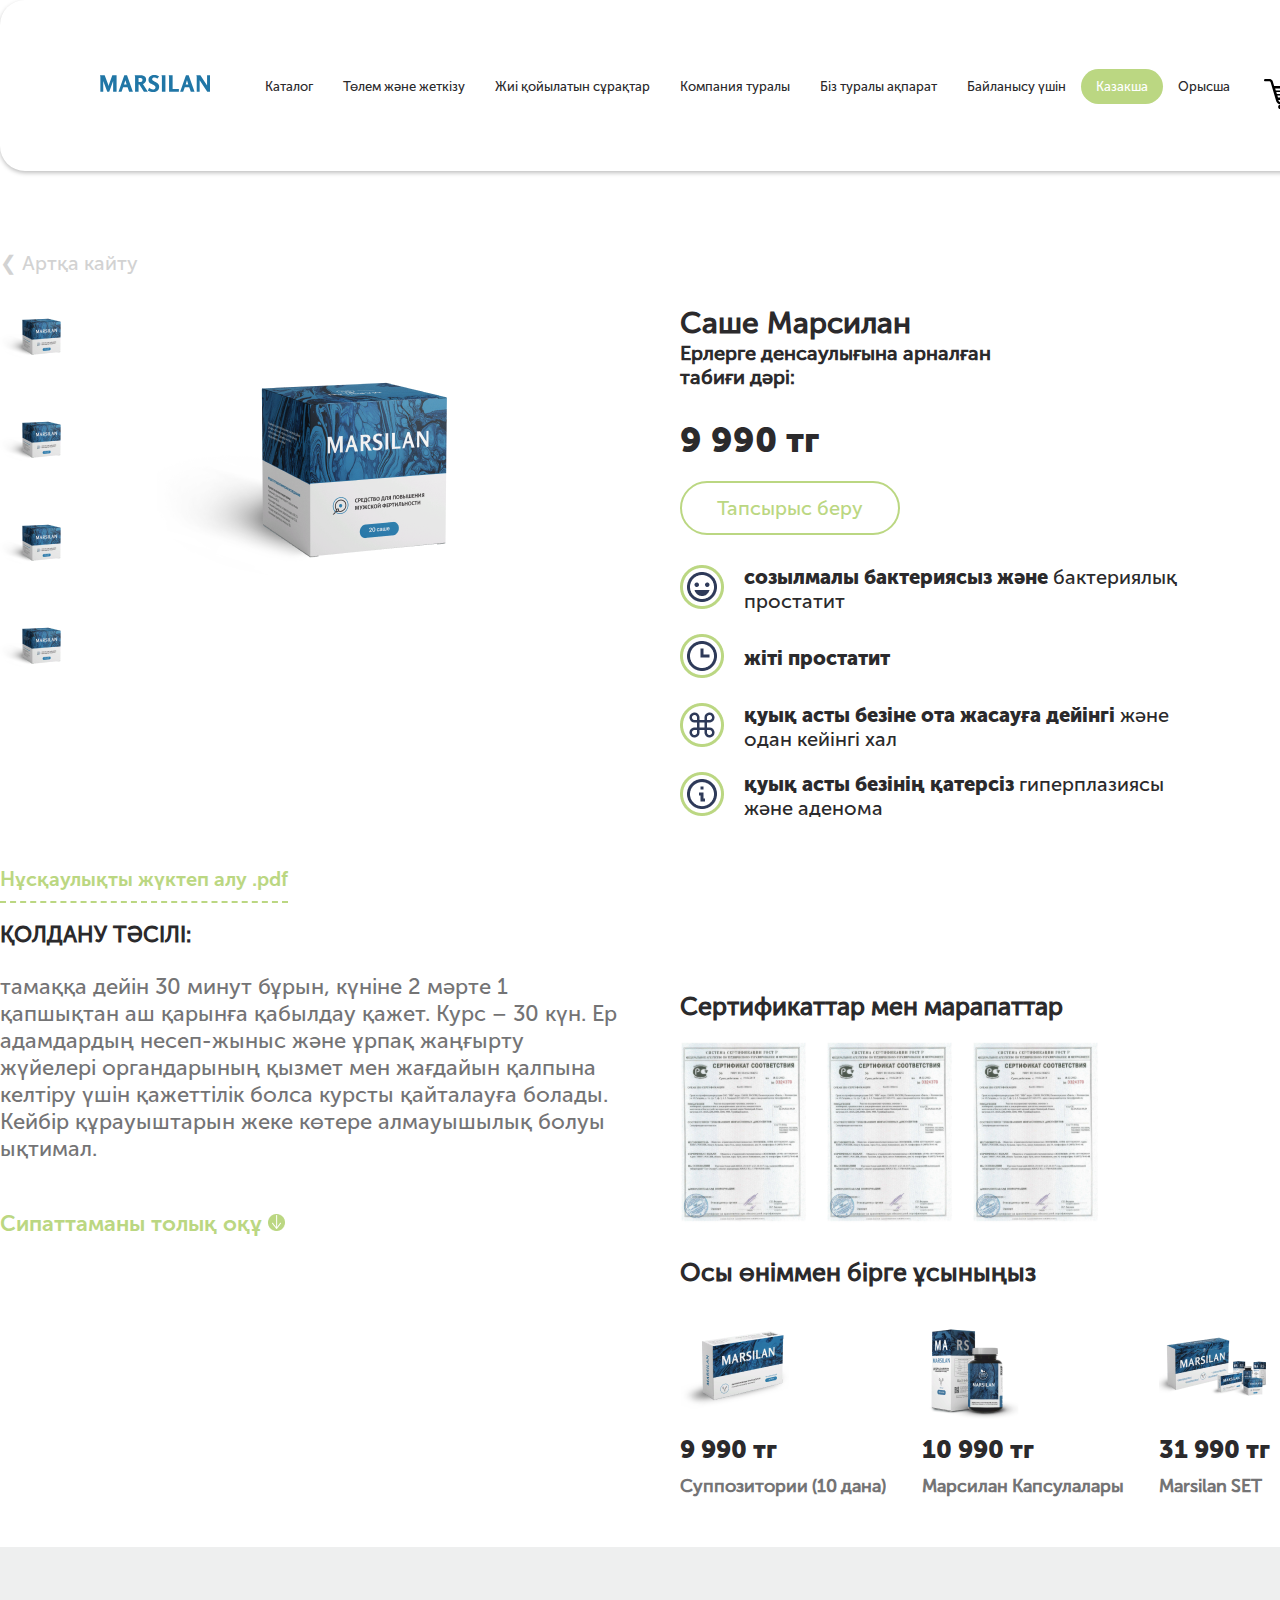
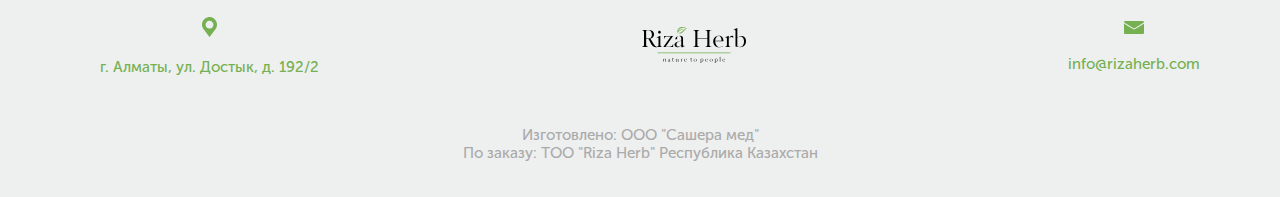
<file: product.html>
<!DOCTYPE html>
<html lang="ru">

<head>
    <meta charset="UTF-8">
    <meta name="viewport" content="width=device-width, initial-scale=1.0">
    <title>Марсилан</title>
    <link rel="stylesheet" href="CSS/style.css">
</head>

<body>
    <div class="header-top">
        <div class="container">
            <div class="header__inner">
                <div class="logo">
                    <a href="index.html" class="logo">
                        <img src="images/dest/logoeva.svg" alt="">
                    </a>
                </div>
                <nav class="nav">
                    <ul class="header__list">
                        <li><a href="index.html" class="header__item ">Каталог</a></li>
                        <li><a href="payment.html" id="contact" class="header__item ">Төлем және жеткізу</a></li>
                        <li><a href="question.html" class="header__item">Жиі қойылатын сұрақтар</a></li>
                        <li><a href="company.html" class="header__item">Компания туралы</a></li>
                        <li><a href="recall.html" class="header__item">Біз туралы ақпарат</a></li>
                        <li><a href="#" class="header__item" id="popupUs">Байланысу үшін</a></li>
                        <li><a href="http://evanorm.kz" class="header__item " style="background-color: #BBD782; color: #fff;">Казакша</a></li>
                        <li><a href="http://kz.evanorm.kz/" class="header__item ">Орысша</a></li>
                    </ul>
                </nav>    
                <button class="Header-MenuBtn">
                    <a href="#" class="basket">
                        <div class="basket__img">
                            <img src="images/dest/basket.svg" alt="">
                            <data aria-label="В корзине товаров">1</data>
                        </div>
                    </a>
                </button>
            </div>
        </div>
    </div>
    <div class="hamburger-menu">
        <div class="hamburger__inner">
            <input type="checkbox" id="check-menu">
            <label for="check-menu"></label>
            <div class="hamburger__content">
                <div class="hamburger__logo">
                    <a href="index.html">
                        <img src="images/dest/logoeva.svg" class="logo" alt="">
                    </a>
                </div>
                <button class="Header-MenuBtn">
                    <a href="#" class="basket">
                        <div class="basket__img">
                            <img src="images/dest/basket.svg" alt="">
                            <data aria-label="В корзине  товаров">1</data>
                        </div>
                    </a>
                </button>
            </div>
            <div class="burger-line first"></div>
            <div class="burger-line second"></div>
            <div class="burger-line third"></div>
            <div class="burger-line fourth"></div>
            <nav class="main-menu">
                <li><a href="index.html" class="header__item ">Каталог</a></li>
                <li><a href="payment.html" class="header__item ">Төлем және жеткізу</a></li>
                <li><a href="question.html" class="header__item">Жиі қойылатын сұрақтар</a></li>
                <li><a href="company.html" class="header__item">Компания туралы</a></li>
                <li><a href="recall.html" class="header__item">Біз туралы ақпарат</a></li>
                <li><a href="#" class="header__item adapPopupUs " id="popupUs">Байланысу үшін</a></li>
                <li><a href="http://kz.evanorm.kz/" class="header__item ">Орысша</a></li>
            </nav>
        </div>
    </div>
    <div id="myform" class="form">
        <div class="form__close">
            <button class="close">
                &#215;
            </button>
        </div>
        <div class="form__content">
            <div class="form__header">
                <div class="form__img">
                    <img src="images/dest/formimg.svg" alt="">
                </div>
                <h3>Біздің сарапшыларымыз сізбен хабарласуы үшін нысанды толтырыңыз</h3>
            </div>
            <div class="form__body">
                <input type="name" id="name" placeholder="Ваше имя">
                <input type="phone" id="phone" placeholder="Номер Телефона">
            </div>
            <div class="form__btn">
                <a href="#" class="btn">Перезвоните мне</a>
            </div>
            <div class="form__footer">
                <h4>
                    Нажимая на кнопку Вы соглашаетесь на
                    обработку персональных данных
                </h4>
            </div>
        </div>
    </div>
    <div id="contactUs" class="form">
        <div class="contact__close">
            <button class="close">
                &#215;
            </button>
        </div>
        <div class="form__content">
            <div class="form__header">
                <div class="form__img">
                    <img src="images/dest/formimg1.png" alt="">
                </div>
                <h3>Бізге хабарласыңыз!</h3>
            </div>
            <div class="contactUs__body">
                <div class="contactUs__item">
                    <div class="contactUs__img">
                        <img src="images/dest/formphone.png" alt="">
                    </div>
                    <div class="form__phone">
                        <a href="tel:+77477986655">+7 747 798 66 55</a>
                    </div>
                </div>
                <div class="contactUs__item">
                    <div class="contactUs__img">
                        <img src="images/dest/formemail.png" alt="">
                    </div>
                    <div class="form__email">
                        <a href="email:info@rizaherb.com">info@rizaherb.com</a>
                    </div>
                </div>
            </div>
        </div>
    </div>
    <main class="main">
        <div class="container">
            <div class="base">
                <a href="index.html"><span>&#10094;</span> Артқа кайту</a>
            </div>
            <div class="wrapper">
                <div class="left__cnt">
                    <div class="products">
                        <div class="product__items">
                            <div class="product__item">
                                <img src="images/dest/productitems.png" alt="">
                            </div>
                            <div class="product__item">
                                <img src="images/dest/productitems.png" alt="">
                            </div>
                            <div class="product__item">
                                <img src="images/dest/productitems.png" alt="">
                            </div>
                            <div class="product__item">
                                <img src="images/dest/productitems.png" alt="">
                            </div>
                        </div>
                        <div class="product__item">
                            <img src="images/dest/productitem.png" alt="">
                        </div>
                    </div>
                    <div class="slideshow-wrapper">
                        <div class="mySlides fade active">
                            <img src="images/dest/deliveryslide.png" alt="">
                        </div>
                        <div class="mySlides fade">
                            <img src="images/dest/deliveryslide.png" alt="">
                        </div>
                        <div class="mySlides fade">
                            <img src="images/dest/deliveryslide.png" alt="">
                        </div>
                        <a class="prev delivery__prev">&#10094;</a>
                        <a class="next delivery__next">&#10095;</a>
                    </div>
                    <div class="desc">
                        <!-- <h3>Описание продукта</h3>
                        <p>Способ применения: принимать по 1 капсуле 2 раза в день за 30 минут до еды на голодный
                            желудок. Курс – 30 дней.
                            При необходимости курс повторить для стабилизации функций и состояния органов мочеполовой и
                            репродуктивной систем у женщин.</p> -->
                        <div class="instruction">
                            <p><a href="images/dest/Instruction1.pdf" download="Инструкция">Нұсқаулықты жүктеп алу .pdf</a>
                            </p>
                        </div>
                    </div>
                    <div class="use">
                        <div class="use__item">
                            <h4>ҚОЛДАНУ ТӘСІЛІ: </h4>
                            <p>тамаққа дейін 30  минут бұрын, күніне 2 мәрте 1 қапшықтан аш қарынға қабылдау қажет. Курс – 30 күн.
                                Ер адамдардың несеп-жыныс және ұрпақ жаңғырту жүйелері органдарының қызмет мен жағдайын қалпына келтіру үшін қажеттілік болса курсты қайталауға болады. 
                                Кейбір құрауыштарын жеке көтере алмауышылық болуы ықтимал.                                
                                </p>
                        </div>
                        <button class="accordionBtn">Сипаттаманы толық оқұ<span> <img src="images/dest/accarrow.png"
                                    alt=""></span></button>
                        <div class="use__items">
                            <div class="use__item">
                                <h4>ШЫҒАРУ НЫСАНЫ: </h4>
                                <p>5 г-нан 20 САШЕ 
                                    MARSILAN қуық асты безіне кешенді әсер етеді  – оны қалпына келтіреді, ауырсынуды басып, қауқарын жақсартады. Препараттың ауырсынуды басатын, бактерияларға қарсы және қабынуға қарсы қасиеттері бар. Ол қабыну жерлерін басып, дереу нәтиже береді, сонымен қатар ауырсыну мен қызуды басады. Одан басқа, несеп шығару қызметі қалпына келеді, ауырсыну, несеп тоқтамау мен жиі несеп шығару басылады. 
                                    </p>
                            </div>
                            <div class="use__item">
                                <h4>ҚОЛДАНУҒА БОЛМАЙТЫН ЖАҒДАЙЛАР: </h4>
                                <p>құрауыштарын жеке көтере алмауышылық, көмірсу алмасудың бұзылуы,  18 жасқа дейінгі балаларға қабылдауға болмайды.</p>
                            </div>
                            <div class="use__item">
                                <h4>САҚТАУ ШАРТТАРЫ: </h4>
                                <p>балалардың қолы жетпейтін, құрғақ, тікелей күн сәулесінен қорғалған жерде 25 °С жоғары емес температурада.</p>
                            </div>
                            <div class="use__item">
                                <h4>ЖАРАМДЫЛЫҚ МЕРЗІМІ: </h4>
                                <p>өндірілген күннен бастап 2 жыл.</p>
                            </div>
                            <div class="use__item">
                                <h4>ҚҰРАМЫ:</h4>
                                <p>жатаған теміртікен сығындысы, L-карнитина тартрат, банан сығындысы, цинк бисглицинат, глутатион, С дәрумені, альфа-токоферола ацетат, фолий қышқылы, селексен.
                                    Қосымша әсері: олигофруктоза.</p>
                            </div>
                        </div>
                    </div>
                </div>
                <div class="right__cnt">
                    <h2>Саше Марсилан</h2>
                    <h4>Ерлерге денсаулығына арналған
                        <br> табиғи дәрі:</h4>
                    <div class="right__price">
                        <span>9 990 тг</span>
                        <!-- <s>9 450 тг</s> -->
                    </div>
                    <div class="right__basket">
                        <a href="#" class="add__cart">Добавить в корзину</a>
                        <a href="#" id="shape" class="adapContact">Тапсырыс беру</a>
                    </div>
                    <div class="natural">
                        <div class="natural__item">
                            <div class="natural__img"> <img src="images/dest/natural1.png" alt=""></div>
                            <div class="natural__text">
                                <p><strong>созылмалы бактериясыз және  </strong>бактериялық простатит</p>
                            </div>
                        </div>
                        <div class="natural__item">
                            <div class="natural__img"> <img src="images/dest/natural2.png" alt=""></div>
                            <div class="natural__text">
                                <p><strong>жіті простатит </strong> </p>
                            </div>
                        </div>
                        <div class="natural__item">
                            <div class="natural__img"> <img src="images/dest/natural3.png" alt=""></div>
                            <div class="natural__text">
                                <p><strong>қуық асты безіне ота жасауға дейінгі  </strong> және одан кейінгі хал</p>
                            </div>
                        </div>
                        <div class="natural__item">
                            <div class="natural__img"> <img src="images/dest/natural4.png" alt=""></div>
                            <div class="natural__text">
                                <p><strong>қуық асты безінің қатерсіз </strong> гиперплазиясы және аденома</p>
                            </div>
                        </div>
                    </div>
                    <div class="awards">
                        <h3>
                            Сертификаттар мен марапаттар
                        </h3>
                        <div class="awards__items">
                            <div class="awards__img">
                                <a href="certificate.html"> <img src="images/dest/award.svg" alt=""></a>
                            </div>
                            <div class="awards__img">
                                <a href="certificate.html"> <img src="images/dest/award.svg" alt=""></a>
                            </div>
                            <div class="awards__img">
                                <a href="certificate.html"> <img src="images/dest/award.svg" alt=""></a>
                            </div>
                        </div>
                    </div>
                    <div class="advise">
                        <h3>Осы өніммен бірге ұсыныңыз</h3>
                        <div class="advise__items">
                            <a href="product4.html">
                                <div class="advise__item">
                                    <img src="images/dest/advise1.png" alt="">
                                    <div class="advise__price">
                                        <span>9 990 тг</span>
                                        <!-- <s>9 450 тг</s> -->
                                    </div>
                                    <h5>Суппозитории (10 дана)</h5>
                                </div>
                            </a>
                            <a href="product3.html">
                                <div class="advise__item">
                                    <img src="images/dest/advise2.png" alt="">
                                    <div class="advise__price">
                                        <span>10 990 тг</span>
                                        <!-- <s>9 450 тг</s> -->
                                    </div>
                                    <h5>Марсилан Капсулалары</h5>
                                </div>
                            </a>
                            <a href="product4.html">
                                <div class="advise__item">
                                    <img src="images/dest/advise3.png" alt="">
                                    <div class="advise__price">
                                        <span>31 990 тг</span>
                                        <!-- <s>9 450 тг</s> -->
                                    </div>
                                    <h5>Marsilan SET</h5>
                                </div>
                            </a>
                        </div>
                    </div>
                </div>
            </div>
        </div>
    </main>
    <footer class="footer">
        <div class="container">
            <div class="footer__wrapper">
                <div class="footer__address">
                    <div class="address__icon">
                        <img src="images/dest/addressicon.svg" alt="">
                    </div>
                    <a href="#">г. Алматы, ул. Достык, д. 192/2</a>
                </div>
                <a href="index.html" class="logo">
                    <img src="images/dest/logoriza.svg" alt="">
                </a>
                <div class="footer__email">
                    <div class="email__icon">
                        <img src="images/dest/emailicon.svg" alt="">
                    </div>
                    <a href="#">info@rizaherb.com</a>
                </div>

            </div>
            <div class="footer__bottom">
                <p>Изготовлено: ООО "Сашера мед" <br>
                    По заказу: ТОО "Riza Herb"
                    Республика Казахстан</p>
            </div>
        </div>
    </footer>



    <script src="js/app.js"></script>

</body>

</html>
</file>
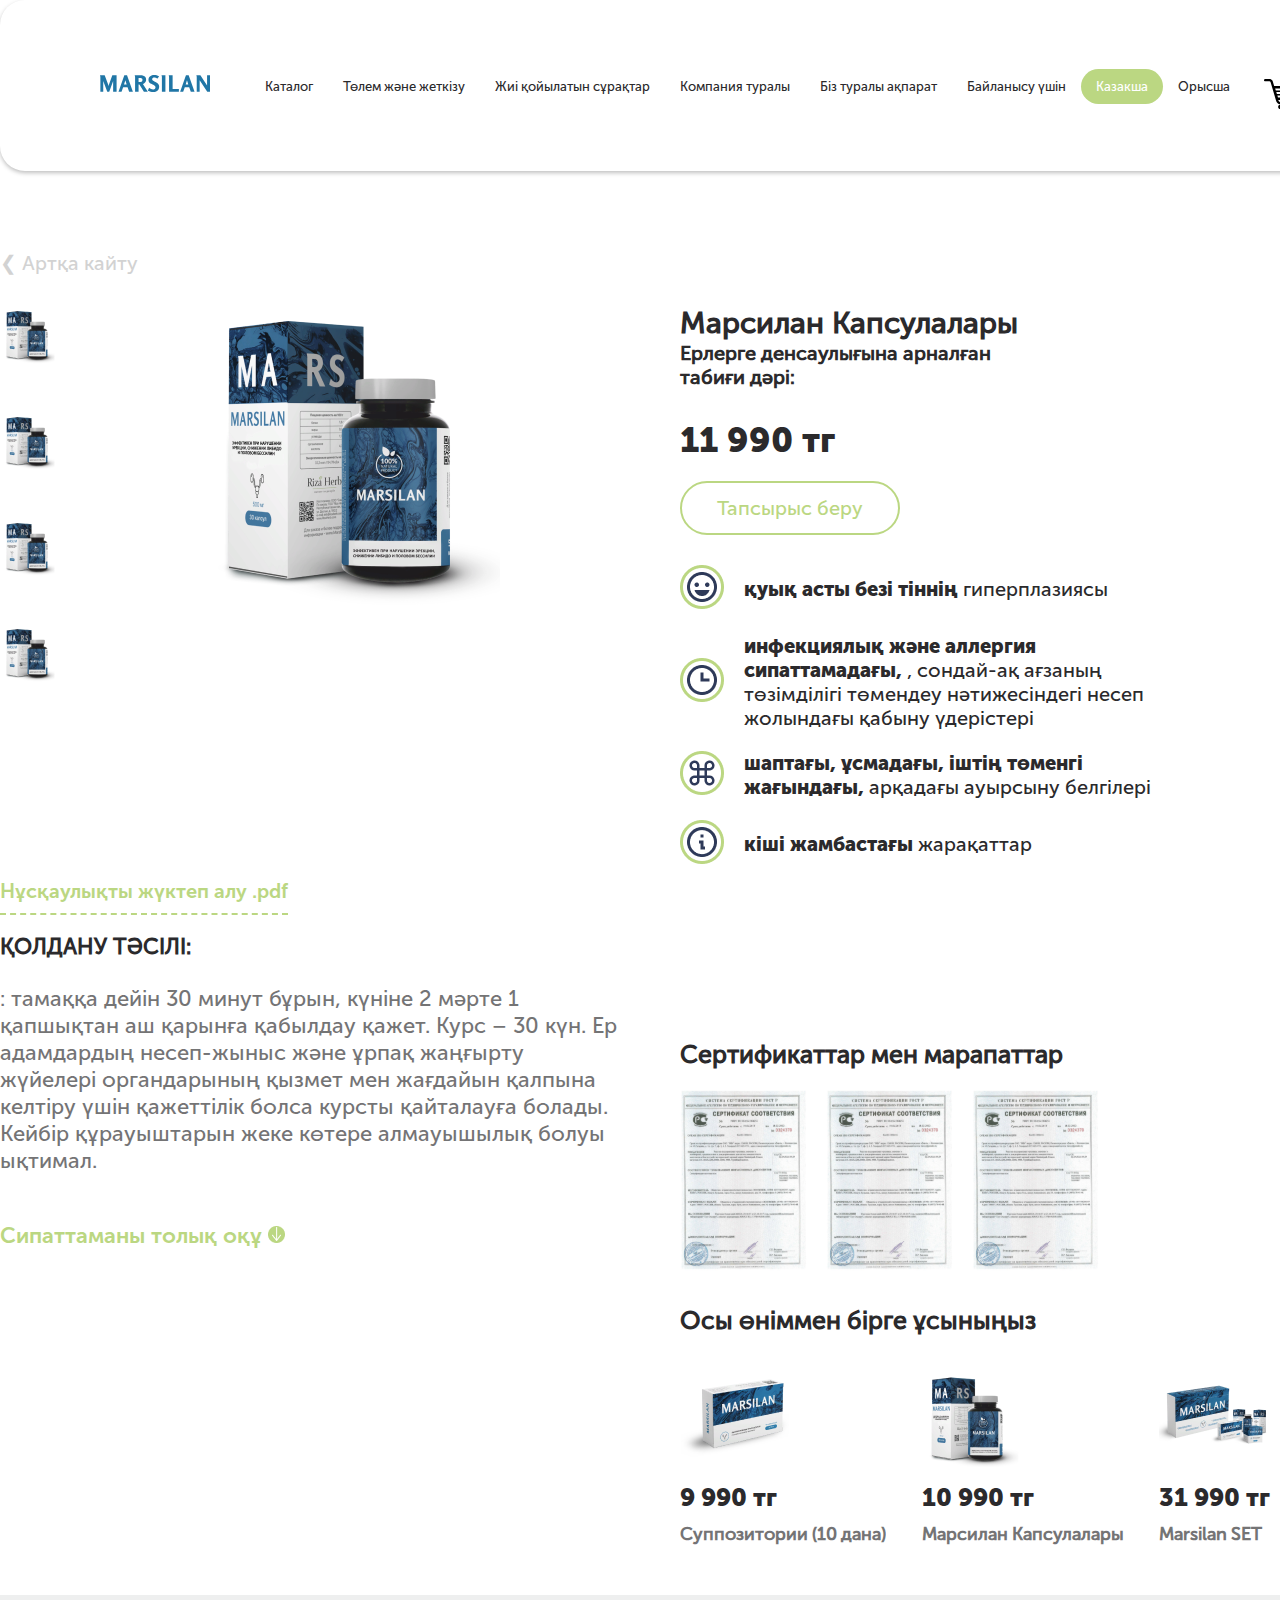
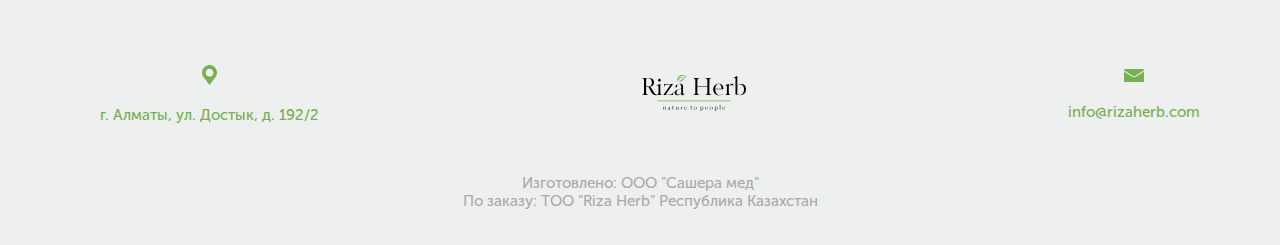
<file: product2.html>
<!DOCTYPE html>
<html lang="ru">

<head>
    <meta charset="UTF-8">
    <meta name="viewport" content="width=device-width, initial-scale=1.0">
    <title>Марсилан</title>
    <link rel="stylesheet" href="CSS/style.css">
</head>

<body>
    <div class="header-top">
        <div class="container">
            <div class="header__inner">
                <div class="logo">
                    <a href="index.html" class="logo">
                        <img src="images/dest/logoeva.svg" alt="">
                    </a>
                </div>
                <nav class="nav">
                    <ul class="header__list">
                        <li><a href="index.html" class="header__item ">Каталог</a></li>
                        <li><a href="payment.html" id="contact" class="header__item ">Төлем және жеткізу</a></li>
                        <li><a href="question.html" class="header__item">Жиі қойылатын сұрақтар</a></li>
                        <li><a href="company.html" class="header__item">Компания туралы</a></li>
                        <li><a href="recall.html" class="header__item">Біз туралы ақпарат</a></li>
                        <li><a href="#" class="header__item" id="popupUs">Байланысу үшін</a></li>
                        <li><a href="http://evanorm.kz" class="header__item " style="background-color: #BBD782; color: #fff;">Казакша</a></li>
                        <li><a href="http://kz.evanorm.kz/" class="header__item ">Орысша</a></li>
                    </ul>
                </nav>    
                <button class="Header-MenuBtn">
                    <a href="#" class="basket">
                        <div class="basket__img">
                            <img src="images/dest/basket.svg" alt="">
                            <data aria-label="В корзине товаров">1</data>
                        </div>
                    </a>
                </button>
            </div>
        </div>
    </div>
    <div class="hamburger-menu">
        <div class="hamburger__inner">
            <input type="checkbox" id="check-menu">
            <label for="check-menu"></label>
            <div class="hamburger__content">
                <div class="hamburger__logo">
                    <a href="index.html">
                        <img src="images/dest/logoeva.svg" class="logo" alt="">
                    </a>
                </div>
                <button class="Header-MenuBtn">
                    <a href="#" class="basket">
                        <div class="basket__img">
                            <img src="images/dest/basket.svg" alt="">
                            <data aria-label="В корзине  товаров">1</data>
                        </div>
                    </a>
                </button>
            </div>
            <div class="burger-line first"></div>
            <div class="burger-line second"></div>
            <div class="burger-line third"></div>
            <div class="burger-line fourth"></div>
            <nav class="main-menu">
                <li><a href="index.html" class="header__item ">Каталог</a></li>
                <li><a href="payment.html" class="header__item ">Төлем және жеткізу</a></li>
                <li><a href="question.html" class="header__item">Жиі қойылатын сұрақтар</a></li>
                <li><a href="company.html" class="header__item">Компания туралы</a></li>
                <li><a href="recall.html" class="header__item">Біз туралы ақпарат</a></li>
                <li><a href="#" class="header__item adapPopupUs " id="popupUs">Байланысу үшін</a></li>
                <li><a href="http://kz.evanorm.kz/" class="header__item ">Орысша</a></li>
            </nav>
        </div>
    </div>
    <div id="myform" class="form">
        <div class="form__close">
            <button class="close">
                &#215;
            </button>
        </div>
        <div class="form__content">
            <div class="form__header">
                <div class="form__img">
                    <img src="images/dest/formimg.svg" alt="">
                </div>
                <h3>Біздің сарапшыларымыз сізбен хабарласуы үшін нысанды толтырыңыз</h3>
            </div>
            <div class="form__body">
                <input type="name" id="name" placeholder="Ваше имя">
                <input type="phone" id="phone" placeholder="Номер Телефона">
            </div>
            <div class="form__btn">
                <a href="#" class="btn">Перезвоните мне</a>
            </div>
            <div class="form__footer">
                <h4>
                    Нажимая на кнопку Вы соглашаетесь на
                    обработку персональных данных
                </h4>
            </div>
        </div>
    </div>
    <div id="contactUs" class="form">
        <div class="contact__close">
            <button class="close">
                &#215;
            </button>
        </div>
        <div class="form__content">
            <div class="form__header">
                <div class="form__img">
                    <img src="images/dest/formimg1.png" alt="">
                </div>
                <h3>Бізге хабарласыңыз!</h3>
            </div>
            <div class="contactUs__body">
                <div class="contactUs__item">
                    <div class="contactUs__img">
                        <img src="images/dest/formphone.png" alt="">
                    </div>
                    <div class="form__phone">
                        <a href="tel:+77477986655">+7 747 798 66 55</a>
                    </div>
                </div>
                <div class="contactUs__item">
                    <div class="contactUs__img">
                        <img src="images/dest/formemail.png" alt="">
                    </div>
                    <div class="form__email">
                        <a href="email:info@rizaherb.com">info@rizaherb.com</a>
                    </div>
                </div>
            </div>
        </div>
    </div>
    <main class="main">
        <div class="container">
            <div class="base">
                <a href="index.html"><span>&#10094;</span> Артқа кайту</a>
            </div>
            <div class="wrapper">
                <div class="left__cnt">
                    <div class="products">
                        <div class="product__items">
                            <div class="product__item">
                                <img src="images/dest/productitems2.png" alt="">
                            </div>
                            <div class="product__item">
                                <img src="images/dest/productitems2.png" alt="">
                            </div>
                            <div class="product__item">
                                <img src="images/dest/productitems2.png" alt="">
                            </div>
                            <div class="product__item">
                                <img src="images/dest/productitems2.png" alt="">
                            </div>
                        </div>
                        <div class="product__item">
                            <img src="images/dest/productitem2.png" alt="">
                        </div>
                    </div>
                    <div class="slideshow-wrapper">
                        <div class="mySlides fade active">
                            <img src="images/dest/deliveryslide.png" alt="">
                        </div>
                        <div class="mySlides fade">
                            <img src="images/dest/deliveryslide.png" alt="">
                        </div>
                        <div class="mySlides fade">
                            <img src="images/dest/deliveryslide.png" alt="">
                        </div>
                        <a class="prev delivery__prev">&#10094;</a>
                        <a class="next delivery__next">&#10095;</a>
                    </div>
                    <div class="desc">
                        <!-- <h3>Описание продукта</h3>
                        <p>Способ применения: принимать по 1 капсуле 2 раза в день за 30 минут до еды на голодный
                            желудок. Курс – 30 дней.
                            При необходимости курс повторить для стабилизации функций и состояния органов мочеполовой и
                            репродуктивной систем у женщин.</p> -->
                        <div class="instruction">
                            <p><a href="images/dest/Instruction2.pdf" download="Инструкция">Нұсқаулықты жүктеп алу .pdf</a></p>
                        </div>
                    </div>
                    <div class="use">
                        <div class="use__item">
                            <h4>ҚОЛДАНУ ТӘСІЛІ:</h4>
                            <p>:  тамаққа дейін 30  минут бұрын, күніне 2 мәрте 1 қапшықтан аш қарынға қабылдау қажет. Курс – 30 күн.
                                Ер адамдардың несеп-жыныс және ұрпақ жаңғырту жүйелері органдарының қызмет мен жағдайын қалпына келтіру үшін қажеттілік болса курсты қайталауға болады. 
                                Кейбір құрауыштарын жеке көтере алмауышылық болуы ықтимал.
                                </p>
                        </div>
                        <button class="accordionBtn" >Сипаттаманы толық оқұ<span> <img
                                    src="images/dest/accarrow.png" alt=""></span></button>
                        <div class="use__items">
                            <div class="use__item">
                                <h4>САҚТАУ ШАРТТАРЫ:</h4>
                                <p>25 °С жоғары емес температурада сақтау қажет.
                                    ҚҰРАМЫ: сереноа репенс (сабаль пальмасының), қалақайдың, жұлдызшаның, асқабақ дәндерінің, күрекоттың, құндыз қайырдың, горянканың, сүйсіннің,  падубаның, кордицепстің, шай тиынтағының,  рейшаның, чаганың, эспарцеттің, леспедецтің, қазтабанның, сұлы дәндерінің, грек жаңғағы қалқасының, арша жемістерінің, ирландиялық мүктің, қоңыр теңіз балдырының, акулы бауырының, мускат жаңғағының,  сермененің, қанатжемістің, сүйментамырдың, долананың, итмұрынның, Galleria mellonella өсімдігінің нативті концентраты, аналық сүт, ара желімі,  ара ұрпағы, аталық ара тұқымы, балқарағай шайыры.
                                    </p>
                            </div>
                            <div class="use__item">
                                <h4>ҚҰРАМЫ:</h4>
                                <p>адамшөп тамырының, теміртікен, марал мүйздерінің, эпимедиум концентраты,  ниацин, цинка лактат, L-аргинин, алма қышқылы (malic acid), бетаин, гамма-аминомай қышқылы, L-треонин, семізот конйентраты,  маки сығындысы, эврикома сығындысы, қара бұрыш сығындысы, Моннье арамсәбізі,  дамиана сығындысы, муира пуама сығындысы, астрагала сығындысы.
                                    СПОСОБ ПРИМЕНЕНИЯ: принимать по 1 капсуле на голодный желудок за 30 минут до еды в первой половине дня, запивать водой не менее 100 мл.
                                    Продукт натуральный, не содержит гормонов, искусственных, лекарственных веществ, консервантов, не вызывает привыкания. Рекомендуется курс 10 дней. Возможно однократное применение для коррекции нарушения эректильных функций стрессового характера. При возрастных отклонениях рекомендуется курс 30 дней.
                                    индивидуальная непереносимость компонентов.
                                    </p>
                            </div>
                        </div>
                    </div>
                </div>
                <div class="right__cnt">
                    <h2>Марсилан Капсулалары </h2>
                    <h4>Ерлерге денсаулығына арналған
                        <br> табиғи дәрі:</h4>
                    <div class="right__price">
                        <span>11 990 тг</span>
                        <!-- <s>9 450 тг</s> -->
                    </div>
                    <div class="right__basket">
                        <a href="#" class="add__cart">Добавить в корзину</a>
                        <a href="#" id="shape" class="adapContact">Тапсырыс беру</a>
                    </div>
                    <div class="natural">
                        <div class="natural__item">
                            <div class="natural__img"> <img src="images/dest/natural1.png" alt=""></div>
                            <div class="natural__text">
                                <p><strong>қуық асты безі тіннің  </strong>гиперплазиясы</p>
                            </div>
                        </div>
                        <div class="natural__item">
                            <div class="natural__img"> <img src="images/dest/natural2.png" alt=""></div>
                            <div class="natural__text">
                                <p><strong>инфекциялық және аллергия сипаттамадағы, </strong> , сондай-ақ ағзаның төзімділігі төмендеу нәтижесіндегі несеп жолындағы қабыну үдерістері</p>
                            </div>
                        </div>
                        <div class="natural__item">
                            <div class="natural__img"> <img src="images/dest/natural3.png" alt=""></div>
                            <div class="natural__text">
                                <p><strong>шаптағы, ұсмадағы, іштің төменгі жағындағы, </strong> арқадағы ауырсыну белгілері</p>
                            </div>
                        </div>
                        <div class="natural__item">
                            <div class="natural__img"> <img src="images/dest/natural4.png" alt=""></div>
                            <div class="natural__text">
                                <p><strong>кіші жамбастағы </strong> жарақаттар</p>
                            </div>
                        </div>
                    </div>
                    <div class="awards">
                        <h3>
                            Сертификаттар мен марапаттар
                        </h3>
                        <div class="awards__items">
                            <div class="awards__img">
                                <a href="certificate.html"> <img src="images/dest/award.svg" alt=""></a>
                            </div>
                            <div class="awards__img">
                                <a href="certificate.html"> <img src="images/dest/award.svg" alt=""></a>
                            </div>
                            <div class="awards__img">
                                <a href="certificate.html"> <img src="images/dest/award.svg" alt=""></a>
                            </div>
                        </div>
                    </div>
                    <div class="advise">
                        <h3>Осы өніммен бірге ұсыныңыз</h3>
                        <div class="advise__items">
                            <a href="product4.html">
                                <div class="advise__item">
                                    <img src="images/dest/advise1.png" alt="">
                                    <div class="advise__price">
                                        <span>9 990 тг</span>
                                        <!-- <s>9 450 тг</s> -->
                                    </div>
                                    <h5>Суппозитории (10 дана)</h5>
                                </div>
                            </a>
                            <a href="product3.html">
                                <div class="advise__item">
                                    <img src="images/dest/advise2.png" alt="">
                                    <div class="advise__price">
                                        <span>10 990 тг</span>
                                        <!-- <s>9 450 тг</s> -->
                                    </div>
                                    <h5>Марсилан Капсулалары</h5>
                                </div>
                            </a>
                            <a href="product4.html">
                                <div class="advise__item">
                                    <img src="images/dest/advise3.png" alt="">
                                    <div class="advise__price">
                                        <span>31 990 тг</span>
                                        <!-- <s>9 450 тг</s> -->
                                    </div>
                                    <h5>Marsilan SET</h5>
                                </div>
                            </a>
                        </div>
                    </div>
                </div>
            </div>
        </div>
    </main>
    <footer class="footer">
        <div class="container">
            <div class="footer__wrapper">
                <div class="footer__address">
                    <div class="address__icon">
                        <img src="images/dest/addressicon.svg" alt="">
                    </div>
                    <a href="#">г. Алматы, ул. Достык, д. 192/2</a>
                </div>
                <a href="index.html" class="logo">
                    <img src="images/dest/logoriza.svg" alt="">
                </a>
                <div class="footer__email">
                    <div class="email__icon">
                        <img src="images/dest/emailicon.svg" alt="">
                    </div>
                    <a href="#">info@rizaherb.com</a>
                </div>

            </div>
            <div class="footer__bottom">
                <p>Изготовлено: ООО "Сашера мед" <br>
                    По заказу: ТОО "Riza Herb"
                    Республика Казахстан</p>
            </div>
        </div>
    </footer>



    <script src="js/app.js"></script>

</body>

</html>
</file>
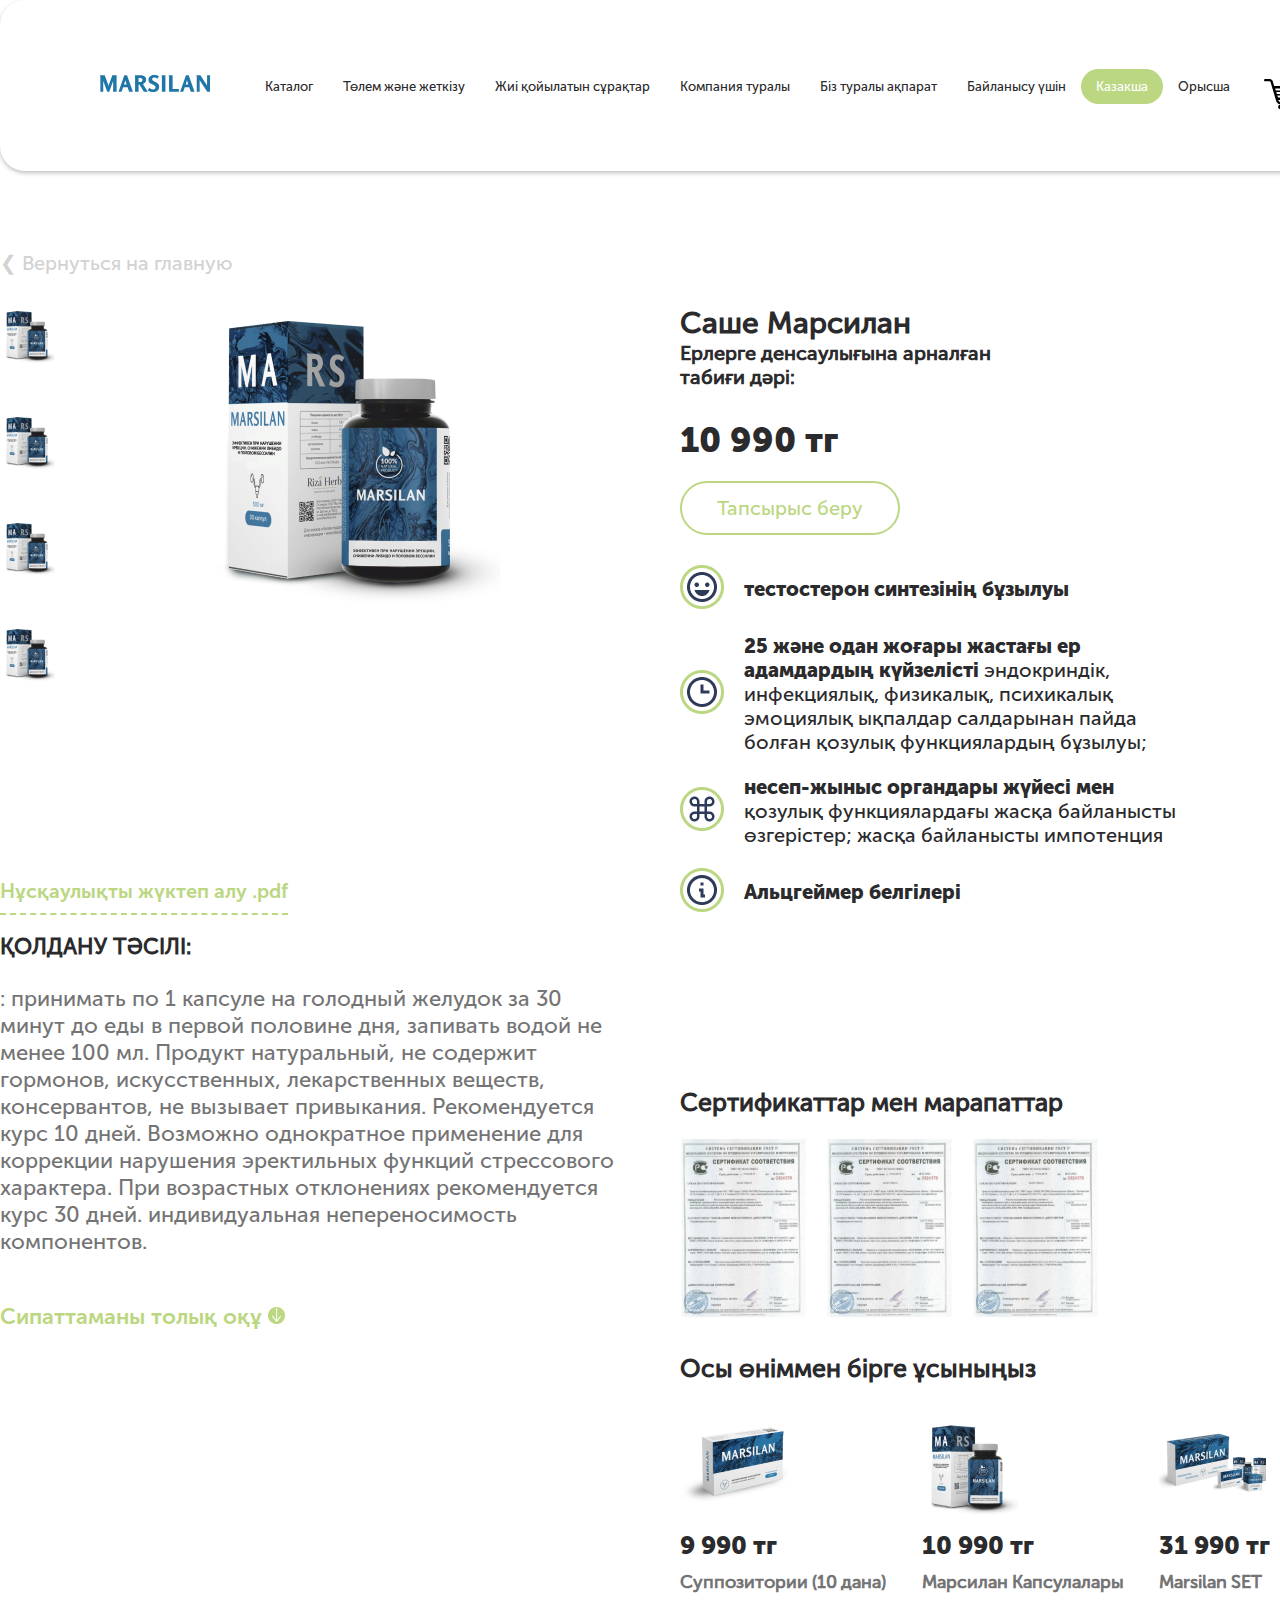
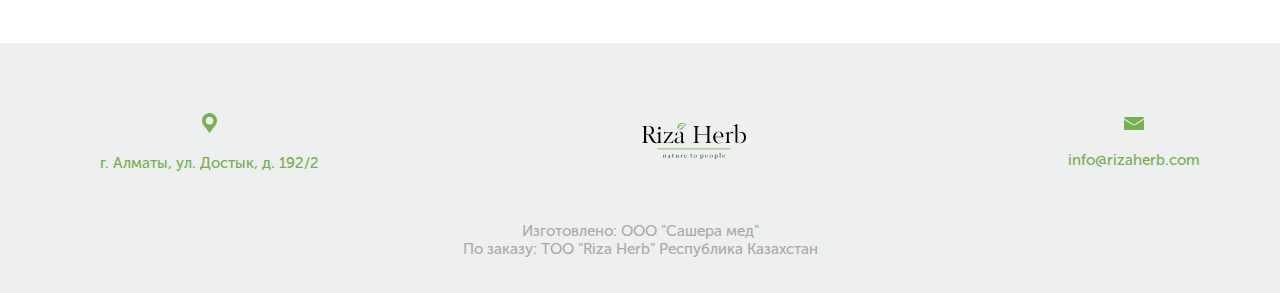
<file: product3.html>
<!DOCTYPE html>
<html lang="ru">

<head>
    <meta charset="UTF-8">
    <meta name="viewport" content="width=device-width, initial-scale=1.0">
    <title>Марсилан</title>
    <link rel="stylesheet" href="CSS/style.css">
</head>

<body>
    <div class="header-top">
        <div class="container">
            <div class="header__inner">
                <div class="logo">
                    <a href="index.html" class="logo">
                        <img src="images/dest/logoeva.svg" alt="">
                    </a>
                </div>
                <nav class="nav">
                    <ul class="header__list">
                        <li><a href="index.html" class="header__item ">Каталог</a></li>
                        <li><a href="payment.html" id="contact" class="header__item ">Төлем және жеткізу</a></li>
                        <li><a href="question.html" class="header__item">Жиі қойылатын сұрақтар</a></li>
                        <li><a href="company.html" class="header__item">Компания туралы</a></li>
                        <li><a href="recall.html" class="header__item">Біз туралы ақпарат</a></li>
                        <li><a href="#" class="header__item" id="popupUs">Байланысу үшін</a></li>
                        <li><a href="http://evanorm.kz" class="header__item " style="background-color: #BBD782; color: #fff;">Казакша</a></li>
                        <li><a href="http://kz.evanorm.kz/" class="header__item ">Орысша</a></li>
                    </ul>
                </nav>    
                <button class="Header-MenuBtn">
                    <a href="#" class="basket">
                        <div class="basket__img">
                            <img src="images/dest/basket.svg" alt="">
                            <data aria-label="В корзине товаров">1</data>
                        </div>
                    </a>
                </button>
            </div>
        </div>
    </div>
    <div class="hamburger-menu">
        <div class="hamburger__inner">
            <input type="checkbox" id="check-menu">
            <label for="check-menu"></label>
            <div class="hamburger__content">
                <div class="hamburger__logo">
                    <a href="index.html">
                        <img src="images/dest/logoeva.svg" class="logo" alt="">
                    </a>
                </div>
                <button class="Header-MenuBtn">
                    <a href="#" class="basket">
                        <div class="basket__img">
                            <img src="images/dest/basket.svg" alt="">
                            <data aria-label="В корзине  товаров">1</data>
                        </div>
                    </a>
                </button>
            </div>
            <div class="burger-line first"></div>
            <div class="burger-line second"></div>
            <div class="burger-line third"></div>
            <div class="burger-line fourth"></div>
            <nav class="main-menu">
                <li><a href="index.html" class="header__item ">Каталог</a></li>
                <li><a href="payment.html" class="header__item ">Төлем және жеткізу</a></li>
                <li><a href="question.html" class="header__item">Жиі қойылатын сұрақтар</a></li>
                <li><a href="company.html" class="header__item">Компания туралы</a></li>
                <li><a href="recall.html" class="header__item">Біз туралы ақпарат</a></li>
                <li><a href="#" class="header__item adapPopupUs " id="popupUs">Байланысу үшін</a></li>
                <li><a href="http://kz.evanorm.kz/" class="header__item ">Орысша</a></li>
            </nav>
        </div>
    </div>
    <div id="myform" class="form">
        <div class="form__close">
            <button class="close">
                &#215;
            </button>
        </div>
        <div class="form__content">
            <div class="form__header">
                <div class="form__img">
                    <img src="images/dest/formimg.svg" alt="">
                </div>
                <h3>Біздің сарапшыларымыз сізбен хабарласуы үшін нысанды толтырыңыз</h3>
            </div>
            <div class="form__body">
                <input type="name" id="name" placeholder="Ваше имя">
                <input type="phone" id="phone" placeholder="Номер Телефона">
            </div>
            <div class="form__btn">
                <a href="#" class="btn">Перезвоните мне</a>
            </div>
            <div class="form__footer">
                <h4>
                    Нажимая на кнопку Вы соглашаетесь на
                    обработку персональных данных
                </h4>
            </div>
        </div>
    </div>
    <div id="contactUs" class="form">
        <div class="contact__close">
            <button class="close">
                &#215;
            </button>
        </div>
        <div class="form__content">
            <div class="form__header">
                <div class="form__img">
                    <img src="images/dest/formimg1.png" alt="">
                </div>
                <h3>Бізге хабарласыңыз!</h3>
            </div>
            <div class="contactUs__body">
                <div class="contactUs__item">
                    <div class="contactUs__img">
                        <img src="images/dest/formphone.png" alt="">
                    </div>
                    <div class="form__phone">
                        <a href="tel:+77477986655">+7 747 798 66 55</a>
                    </div>
                </div>
                <div class="contactUs__item">
                    <div class="contactUs__img">
                        <img src="images/dest/formemail.png" alt="">
                    </div>
                    <div class="form__email">
                        <a href="email:info@rizaherb.com">info@rizaherb.com</a>
                    </div>
                </div>
            </div>
        </div>
    </div>
    <main class="main">
        <div class="container">
            <div class="base">
                <a href="index.html"><span>&#10094;</span> Вернуться на главную</a>
            </div>
            <div class="wrapper">
                <div class="left__cnt">
                    <div class="products">
                        <div class="product__items">
                            <div class="product__item">
                                <img src="images/dest/productitems2.png" alt="">
                            </div>
                            <div class="product__item">
                                <img src="images/dest/productitems2.png" alt="">
                            </div>
                            <div class="product__item">
                                <img src="images/dest/productitems2.png" alt="">
                            </div>
                            <div class="product__item">
                                <img src="images/dest/productitems2.png" alt="">
                            </div>
                        </div>
                        <div class="product__item">
                            <img src="images/dest/productitem2.png" alt="">
                        </div>
                    </div>
                    <div class="slideshow-wrapper">
                        <div class="mySlides fade active">
                            <img src="images/dest/deliveryslide.png" alt="">
                        </div>
                        <div class="mySlides fade">
                            <img src="images/dest/deliveryslide.png" alt="">
                        </div>
                        <div class="mySlides fade">
                            <img src="images/dest/deliveryslide.png" alt="">
                        </div>
                        <a class="prev delivery__prev">&#10094;</a>
                        <a class="next delivery__next">&#10095;</a>
                    </div>
                    <div class="desc">
                        <!-- <h3>Описание продукта</h3>
                        <p>Способ применения: принимать по 1 капсуле 2 раза в день за 30 минут до еды на голодный
                            желудок. Курс – 30 дней.
                            При необходимости курс повторить для стабилизации функций и состояния органов мочеполовой и
                            репродуктивной систем у женщин.</p> -->
                        <div class="instruction">
                            <p><a href="images/dest/Instruction3.pdf" download="Инструкция">Нұсқаулықты жүктеп алу .pdf</a>
                            </p>
                        </div>
                    </div>
                    <div class="use">
                        <div class="use__item">
                            <h4>ҚОЛДАНУ ТӘСІЛІ:</h4>
                            <p>: принимать по 1 капсуле на голодный желудок за 30 минут до еды в первой половине дня, запивать водой не менее 100 мл.
                                Продукт натуральный, не содержит гормонов, искусственных, лекарственных веществ, консервантов, не вызывает привыкания. Рекомендуется курс 10 дней. Возможно однократное применение для коррекции нарушения эректильных функций стрессового характера. При возрастных отклонениях рекомендуется курс 30 дней.
                                индивидуальная непереносимость компонентов.                                          
                            </p>
                        </div>
                        <button class="accordionBtn">Сипаттаманы толық оқұ<span> <img src="images/dest/accarrow.png"
                                    alt=""></span></button>
                        <div class="use__items">
                            <div class="use__item">
                                <h4>УСЛОВИЯ ХРАНЕНИЯ</h4>
                                <p>хранить при температуре не выше 25 °С
                                    срок хранения 2 года.</p>
                            </div>
                            <div class="use__item">
                                <h4>ҚҰРАМЫ: </h4>
                                <p>концентрат корня женьшеня, якорцев, пантов марала, эпимедиума, ниацин, цинка
                                    лактат, L-аргинин, яблочная кислота (malic acid), бетаин, гамма-аминомасляная
                                    кислота, L-
                                    треонин, экстракт родиолы, экстракт маки, экстракт эврикомы, экстракт чёрного перца,
                                    жгун-
                                    корня Моннье, экстракт дамианы, экстракт муира пуамы, экстракт астрагала.</p>
                            </div>
                        </div>
                    </div>
                </div>
                <div class="right__cnt">
                    <h2>Саше Марсилан</h2>
                    <h4>Ерлерге денсаулығына арналған
                        <br> табиғи дәрі:</h4>
                    <div class="right__price">
                        <span>10 990 тг</span>
                        <!-- <s>9 450 тг</s> -->
                    </div>
                    <div class="right__basket">
                        <a href="#" class="add__cart">Добавить в корзину</a>
                        <a href="#" id="shape" class="adapContact">Тапсырыс беру</a>
                    </div>
                    <div class="natural">
                        <div class="natural__item">
                            <div class="natural__img"> <img src="images/dest/natural1.png" alt=""></div>
                            <div class="natural__text">
                                <p><strong>тестостерон синтезінің бұзылуы </strong></p>
                            </div>
                        </div>
                        <div class="natural__item">
                            <div class="natural__img"> <img src="images/dest/natural2.png" alt=""></div>
                            <div class="natural__text">
                                <p><strong>25 және одан жоғары жастағы ер адамдардың күйзелісті</strong> эндокриндік, инфекциялық, физикалық, психикалық эмоциялық ықпалдар салдарынан пайда болған қозулық функциялардың бұзылуы;</p>
                            </div>
                        </div>
                        <div class="natural__item">
                            <div class="natural__img"> <img src="images/dest/natural3.png" alt=""></div>
                            <div class="natural__text">
                                <p><strong>несеп-жыныс органдары жүйесі мен</strong> қозулық функциялардағы жасқа байланысты өзгерістер;
                                     жасқа байланысты импотенция
                                    </p>
                            </div>
                        </div>
                        <div class="natural__item">
                            <div class="natural__img"> <img src="images/dest/natural4.png" alt=""></div>
                            <div class="natural__text">
                                <p><strong>Альцгеймер белгілері</strong> </p>
                            </div>
                        </div>
                    </div>
                    <div class="awards">
                        <h3>
                            Сертификаттар мен марапаттар
                        </h3>
                        <div class="awards__items">
                            <div class="awards__img">
                                <a href="certificate.html"> <img src="images/dest/award.svg" alt=""></a>
                            </div>
                            <div class="awards__img">
                                <a href="certificate.html"> <img src="images/dest/award.svg" alt=""></a>
                            </div>
                            <div class="awards__img">
                                <a href="certificate.html"> <img src="images/dest/award.svg" alt=""></a>
                            </div>
                        </div>
                    </div>
                    <div class="advise">
                        <h3>Осы өніммен бірге ұсыныңыз</h3>
                        <div class="advise__items">
                            <a href="product4.html">
                                <div class="advise__item">
                                    <img src="images/dest/advise1.png" alt="">
                                    <div class="advise__price">
                                        <span>9 990 тг</span>
                                        <!-- <s>9 450 тг</s> -->
                                    </div>
                                    <h5>Суппозитории (10 дана)</h5>
                                </div>
                            </a>
                            <a href="product3.html">
                                <div class="advise__item">
                                    <img src="images/dest/advise2.png" alt="">
                                    <div class="advise__price">
                                        <span>10 990 тг</span>
                                        <!-- <s>9 450 тг</s> -->
                                    </div>
                                    <h5>Марсилан Капсулалары</h5>
                                </div>
                            </a>
                            <a href="product4.html">
                                <div class="advise__item">
                                    <img src="images/dest/advise3.png" alt="">
                                    <div class="advise__price">
                                        <span>31 990 тг</span>
                                        <!-- <s>9 450 тг</s> -->
                                    </div>
                                    <h5>Marsilan SET</h5>
                                </div>
                            </a>
                        </div>
                    </div>
                </div>
            </div>
        </div>
    </main>
    <footer class="footer">
        <div class="container">
            <div class="footer__wrapper">
                <div class="footer__address">
                    <div class="address__icon">
                        <img src="images/dest/addressicon.svg" alt="">
                    </div>
                    <a href="#">г. Алматы, ул. Достык, д. 192/2</a>
                </div>
                <a href="index.html" class="logo">
                    <img src="images/dest/logoriza.svg" alt="">
                </a>
                <div class="footer__email">
                    <div class="email__icon">
                        <img src="images/dest/emailicon.svg" alt="">
                    </div>
                    <a href="#">info@rizaherb.com</a>
                </div>

            </div>
            <div class="footer__bottom">
                <p>Изготовлено: ООО "Сашера мед" <br>
                    По заказу: ТОО "Riza Herb"
                    Республика Казахстан</p>
            </div>
        </div>
    </footer>



    <script src="js/app.js"></script>

</body>

</html>
</file>
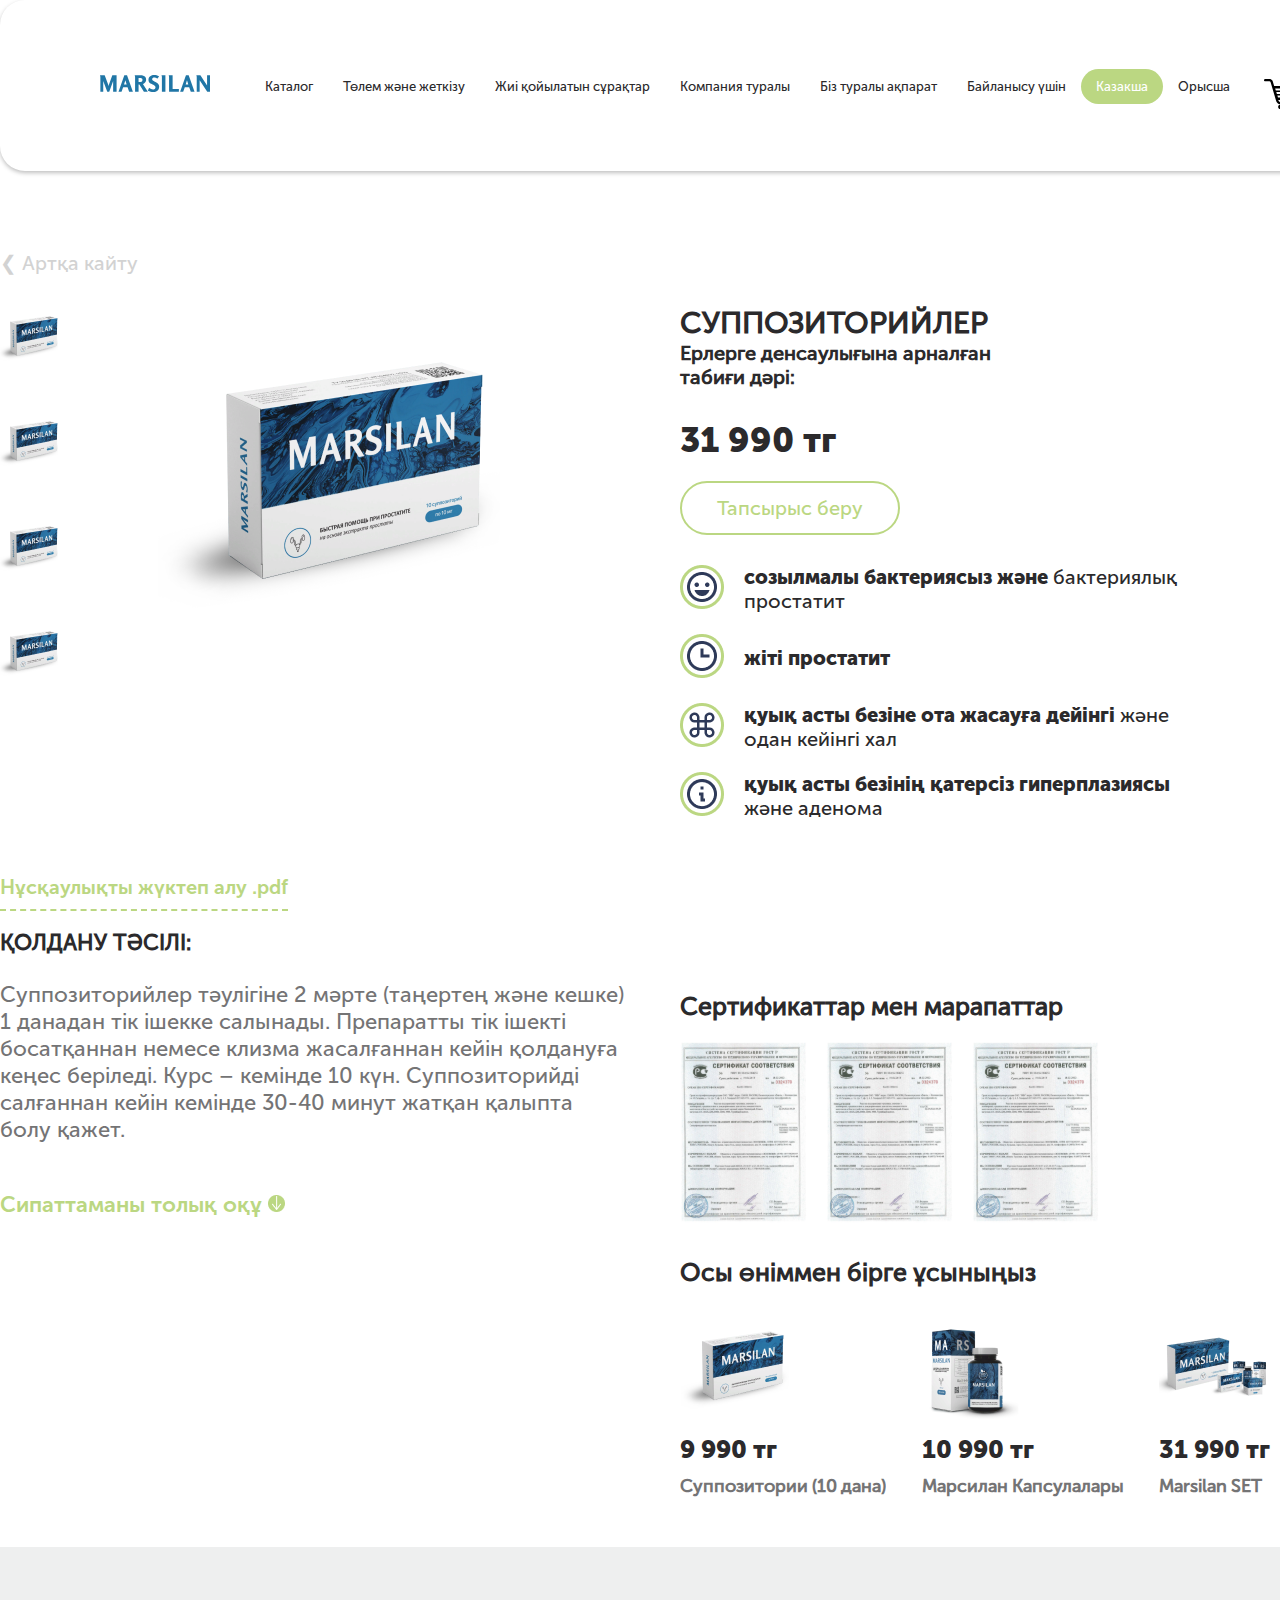
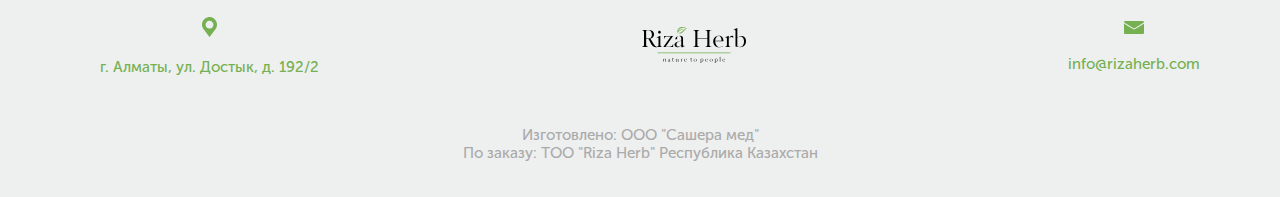
<file: product4.html>
<!DOCTYPE html>
<html lang="ru">

<head>
    <meta charset="UTF-8">
    <meta name="viewport" content="width=device-width, initial-scale=1.0">
    <title>Марсилан</title>
    <link rel="stylesheet" href="CSS/style.css">
</head>

<body>
    <div class="header-top">
        <div class="container">
            <div class="header__inner">
                <div class="logo">
                    <a href="index.html" class="logo">
                        <img src="images/dest/logoeva.svg" alt="">
                    </a>
                </div>
                <nav class="nav">
                    <ul class="header__list">
                        <li><a href="index.html" class="header__item ">Каталог</a></li>
                        <li><a href="payment.html" id="contact" class="header__item ">Төлем және жеткізу</a></li>
                        <li><a href="question.html" class="header__item">Жиі қойылатын сұрақтар</a></li>
                        <li><a href="company.html" class="header__item">Компания туралы</a></li>
                        <li><a href="recall.html" class="header__item">Біз туралы ақпарат</a></li>
                        <li><a href="#" class="header__item" id="popupUs">Байланысу үшін</a></li>
                        <li><a href="http://evanorm.kz" class="header__item " style="background-color: #BBD782; color: #fff;">Казакша</a></li>
                        <li><a href="http://kz.evanorm.kz/" class="header__item ">Орысша</a></li>
                    </ul>
                </nav>    
                <button class="Header-MenuBtn">
                    <a href="#" class="basket">
                        <div class="basket__img">
                            <img src="images/dest/basket.svg" alt="">
                            <data aria-label="В корзине товаров">1</data>
                        </div>
                    </a>
                </button>
            </div>
        </div>
    </div>
    <div class="hamburger-menu">
        <div class="hamburger__inner">
            <input type="checkbox" id="check-menu">
            <label for="check-menu"></label>
            <div class="hamburger__content">
                <div class="hamburger__logo">
                    <a href="index.html">
                        <img src="images/dest/logoeva.svg" class="logo" alt="">
                    </a>
                </div>
                <button class="Header-MenuBtn">
                    <a href="#" class="basket">
                        <div class="basket__img">
                            <img src="images/dest/basket.svg" alt="">
                            <data aria-label="В корзине  товаров">1</data>
                        </div>
                    </a>
                </button>
            </div>
            <div class="burger-line first"></div>
            <div class="burger-line second"></div>
            <div class="burger-line third"></div>
            <div class="burger-line fourth"></div>
            <nav class="main-menu">
                <li><a href="index.html" class="header__item ">Каталог</a></li>
                <li><a href="payment.html" class="header__item ">Төлем және жеткізу</a></li>
                <li><a href="question.html" class="header__item">Жиі қойылатын сұрақтар</a></li>
                <li><a href="company.html" class="header__item">Компания туралы</a></li>
                <li><a href="recall.html" class="header__item">Біз туралы ақпарат</a></li>
                <li><a href="#" class="header__item adapPopupUs " id="popupUs">Байланысу үшін</a></li>
                <li><a href="http://kz.evanorm.kz/" class="header__item ">Орысша</a></li>
            </nav>
        </div>
    </div>
    <div id="myform" class="form">
        <div class="form__close">
            <button class="close">
                &#215;
            </button>
        </div>
        <div class="form__content">
            <div class="form__header">
                <div class="form__img">
                    <img src="images/dest/formimg.svg" alt="">
                </div>
                <h3>Біздің сарапшыларымыз сізбен хабарласуы үшін нысанды толтырыңыз</h3>
            </div>
            <div class="form__body">
                <input type="name" id="name" placeholder="Ваше имя">
                <input type="phone" id="phone" placeholder="Номер Телефона">
            </div>
            <div class="form__btn">
                <a href="#" class="btn">Перезвоните мне</a>
            </div>
            <div class="form__footer">
                <h4>
                    Нажимая на кнопку Вы соглашаетесь на
                    обработку персональных данных
                </h4>
            </div>
        </div>
    </div>
    <div id="contactUs" class="form">
        <div class="contact__close">
            <button class="close">
                &#215;
            </button>
        </div>
        <div class="form__content">
            <div class="form__header">
                <div class="form__img">
                    <img src="images/dest/formimg1.png" alt="">
                </div>
                <h3>Бізге хабарласыңыз!</h3>
            </div>
            <div class="contactUs__body">
                <div class="contactUs__item">
                    <div class="contactUs__img">
                        <img src="images/dest/formphone.png" alt="">
                    </div>
                    <div class="form__phone">
                        <a href="tel:+77477986655">+7 747 798 66 55</a>
                    </div>
                </div>
                <div class="contactUs__item">
                    <div class="contactUs__img">
                        <img src="images/dest/formemail.png" alt="">
                    </div>
                    <div class="form__email">
                        <a href="email:info@rizaherb.com">info@rizaherb.com</a>
                    </div>
                </div>
            </div>
        </div>
    </div>
    <main class="main">
        <div class="container">
            <div class="base">
                <a href="index.html"><span>&#10094;</span> Артқа кайту</a>
            </div>
            <div class="wrapper">
                <div class="left__cnt">
                    <div class="products">
                        <div class="product__items">
                            <div class="product__item">
                                <img src="images/dest/productitems4.png" alt="">
                            </div>
                            <div class="product__item">
                                <img src="images/dest/productitems4.png" alt="">
                            </div>
                            <div class="product__item">
                                <img src="images/dest/productitems4.png" alt="">
                            </div>
                            <div class="product__item">
                                <img src="images/dest/productitems4.png" alt="">
                            </div>
                        </div>
                        <div class="product__item">
                            <img src="images/dest/productitem4.png" alt="">
                        </div>
                    </div>
                    <div class="slideshow-wrapper">
                        <div class="mySlides fade active">
                            <img src="images/dest/deliveryslide.png" alt="">
                        </div>
                        <div class="mySlides fade">
                            <img src="images/dest/deliveryslide.png" alt="">
                        </div>
                        <div class="mySlides fade">
                            <img src="images/dest/deliveryslide.png" alt="">
                        </div>
                        <a class="prev delivery__prev">&#10094;</a>
                        <a class="next delivery__next">&#10095;</a>
                    </div>
                    <div class="desc">
                        <!-- <h3>Описание продукта</h3>
                        <p>Способ применения: принимать по 1 капсуле 2 раза в день за 30 минут до еды на голодный
                            желудок. Курс – 30 дней.
                            При необходимости курс повторить для стабилизации функций и состояния органов мочеполовой и
                            репродуктивной систем у женщин.</p> -->
                        <div class="instruction">
                            <p><a href="images/dest/Instruction4.pdf" download="Инструкция">Нұсқаулықты жүктеп алу .pdf</a>
                            </p>
                        </div>
                    </div>
                    <div class="use">
                        <div class="use__item">
                            <h4>ҚОЛДАНУ ТӘСІЛІ:</h4>
                            <p>Суппозиторийлер тәулігіне 2 мәрте (таңертең және кешке) 1 данадан тік
                                ішекке салынады. Препаратты тік ішекті босатқаннан немесе клизма жасалғаннан кейін
                                қолдануға кеңес беріледі. Курс – кемінде 10 күн. Суппозиторийді салғаннан кейін кемінде 30-40 минут жатқан қалыпта
                                болу қажет.</p>
                        </div>
                        <button class="accordionBtn">Сипаттаманы толық оқұ<span> <img src="images/dest/accarrow.png"
                                    alt=""></span></button>
                        <div class="use__items">
                    
                            <div class="use__item">
                                <h4>ҚОЛДАНУҒА БОЛМАЙТЫН ЖАҒДАЙЛАР:</h4>
                                <p>құрауыштарын жеке көтере алмауышылық.</p>
                            </div>
                            <div class="use__item">
                                <h4>САҚТАУ ШАРТТАРЫ:</h4>
                                <p>тікелей күн сәулесінен қорғалған жерде 2°C-тан 15 °С дейін
                                    температурада сақтау қажет. Балалардың қолы жетпейтін жерде сақтауға кеңес беріледі.</p>
                            </div>
                            <div class="use__item">
                                <h4>ЖАРАМДЫЛЫҚ МЕРЗІМІ:</h4>
                                <p>өндірілген күннен бастап 2 жыл.</p>
                            </div>
                        </div>
                    </div>
                </div>
                <div class="right__cnt">
                    <h2>СУППОЗИТОРИЙЛЕР</h2>
                    <h4>Ерлерге денсаулығына арналған
                        <br> табиғи дәрі:</h4>
                    <div class="right__price">
                        <span>31 990 тг</span>
                        <!-- <s>9 450 тг</s> -->
                    </div>
                    <div class="right__basket">
                        <a href="#" class="add__cart">Добавить в корзину</a>
                        <a href="#" id="shape" class="adapContact">Тапсырыс беру</a>
                    </div>
                    <div class="natural">
                        <div class="natural__item">
                            <div class="natural__img"> <img src="images/dest/natural1.png" alt=""></div>
                            <div class="natural__text">
                                <p><strong>созылмалы бактериясыз және </strong>бактериялық простатит</p>
                            </div>
                        </div>
                        <div class="natural__item">
                            <div class="natural__img"> <img src="images/dest/natural2.png" alt=""></div>
                            <div class="natural__text">
                                <p><strong>жіті простатит </strong></p>
                            </div>
                        </div>
                        <div class="natural__item">
                            <div class="natural__img"> <img src="images/dest/natural3.png" alt=""></div>
                            <div class="natural__text">
                                <p><strong>қуық асты безіне ота жасауға дейінгі</strong> және одан кейінгі хал </p>
                            </div>
                        </div>
                        <div class="natural__item">
                            <div class="natural__img"> <img src="images/dest/natural4.png" alt=""></div>
                            <div class="natural__text">
                                <p><strong>қуық асты безінің қатерсіз гиперплазиясы </strong> және аденома</p>
                            </div>
                        </div>
                    </div>
                    <div class="awards">
                        <h3>
                            Сертификаттар мен марапаттар
                        </h3>
                        <div class="awards__items">
                            <div class="awards__img">
                                <a href="certificate.html"> <img src="images/dest/award.svg" alt=""></a>
                            </div>
                            <div class="awards__img">
                                <a href="certificate.html"> <img src="images/dest/award.svg" alt=""></a>
                            </div>
                            <div class="awards__img">
                                <a href="certificate.html"> <img src="images/dest/award.svg" alt=""></a>
                            </div>
                        </div>
                    </div>
                    <div class="advise">
                        <h3>Осы өніммен бірге ұсыныңыз</h3>
                        <div class="advise__items">
                            <a href="product4.html">
                                <div class="advise__item">
                                    <img src="images/dest/advise1.png" alt="">
                                    <div class="advise__price">
                                        <span>9 990 тг</span>
                                        <!-- <s>9 450 тг</s> -->
                                    </div>
                                    <h5>Суппозитории (10 дана)</h5>
                                </div>
                            </a>
                            <a href="product3.html">
                                <div class="advise__item">
                                    <img src="images/dest/advise2.png" alt="">
                                    <div class="advise__price">
                                        <span>10 990 тг</span>
                                        <!-- <s>9 450 тг</s> -->
                                    </div>
                                    <h5>Марсилан Капсулалары</h5>
                                </div>
                            </a>
                            <a href="product4.html">
                                <div class="advise__item">
                                    <img src="images/dest/advise3.png" alt="">
                                    <div class="advise__price">
                                        <span>31 990 тг</span>
                                        <!-- <s>9 450 тг</s> -->
                                    </div>
                                    <h5>Marsilan SET</h5>
                                </div>
                            </a>
                        </div>
                    </div>
                </div>
            </div>
        </div>
    </main>
    <footer class="footer">
        <div class="container">
            <div class="footer__wrapper">
                <div class="footer__address">
                    <div class="address__icon">
                        <img src="images/dest/addressicon.svg" alt="">
                    </div>
                    <a href="#">г. Алматы, ул. Достык, д. 192/2</a>
                </div>
                <a href="index.html" class="logo">
                    <img src="images/dest/logoriza.svg" alt="">
                </a>
                <div class="footer__email">
                    <div class="email__icon">
                        <img src="images/dest/emailicon.svg" alt="">
                    </div>
                    <a href="#">info@rizaherb.com</a>
                </div>

            </div>
            <div class="footer__bottom">
                <p>Изготовлено: ООО "Сашера мед" <br>
                    По заказу: ТОО "Riza Herb"
                    Республика Казахстан</p>
            </div>
        </div>
    </footer>



    <script src="js/app.js"></script>

</body>

</html>
</file>
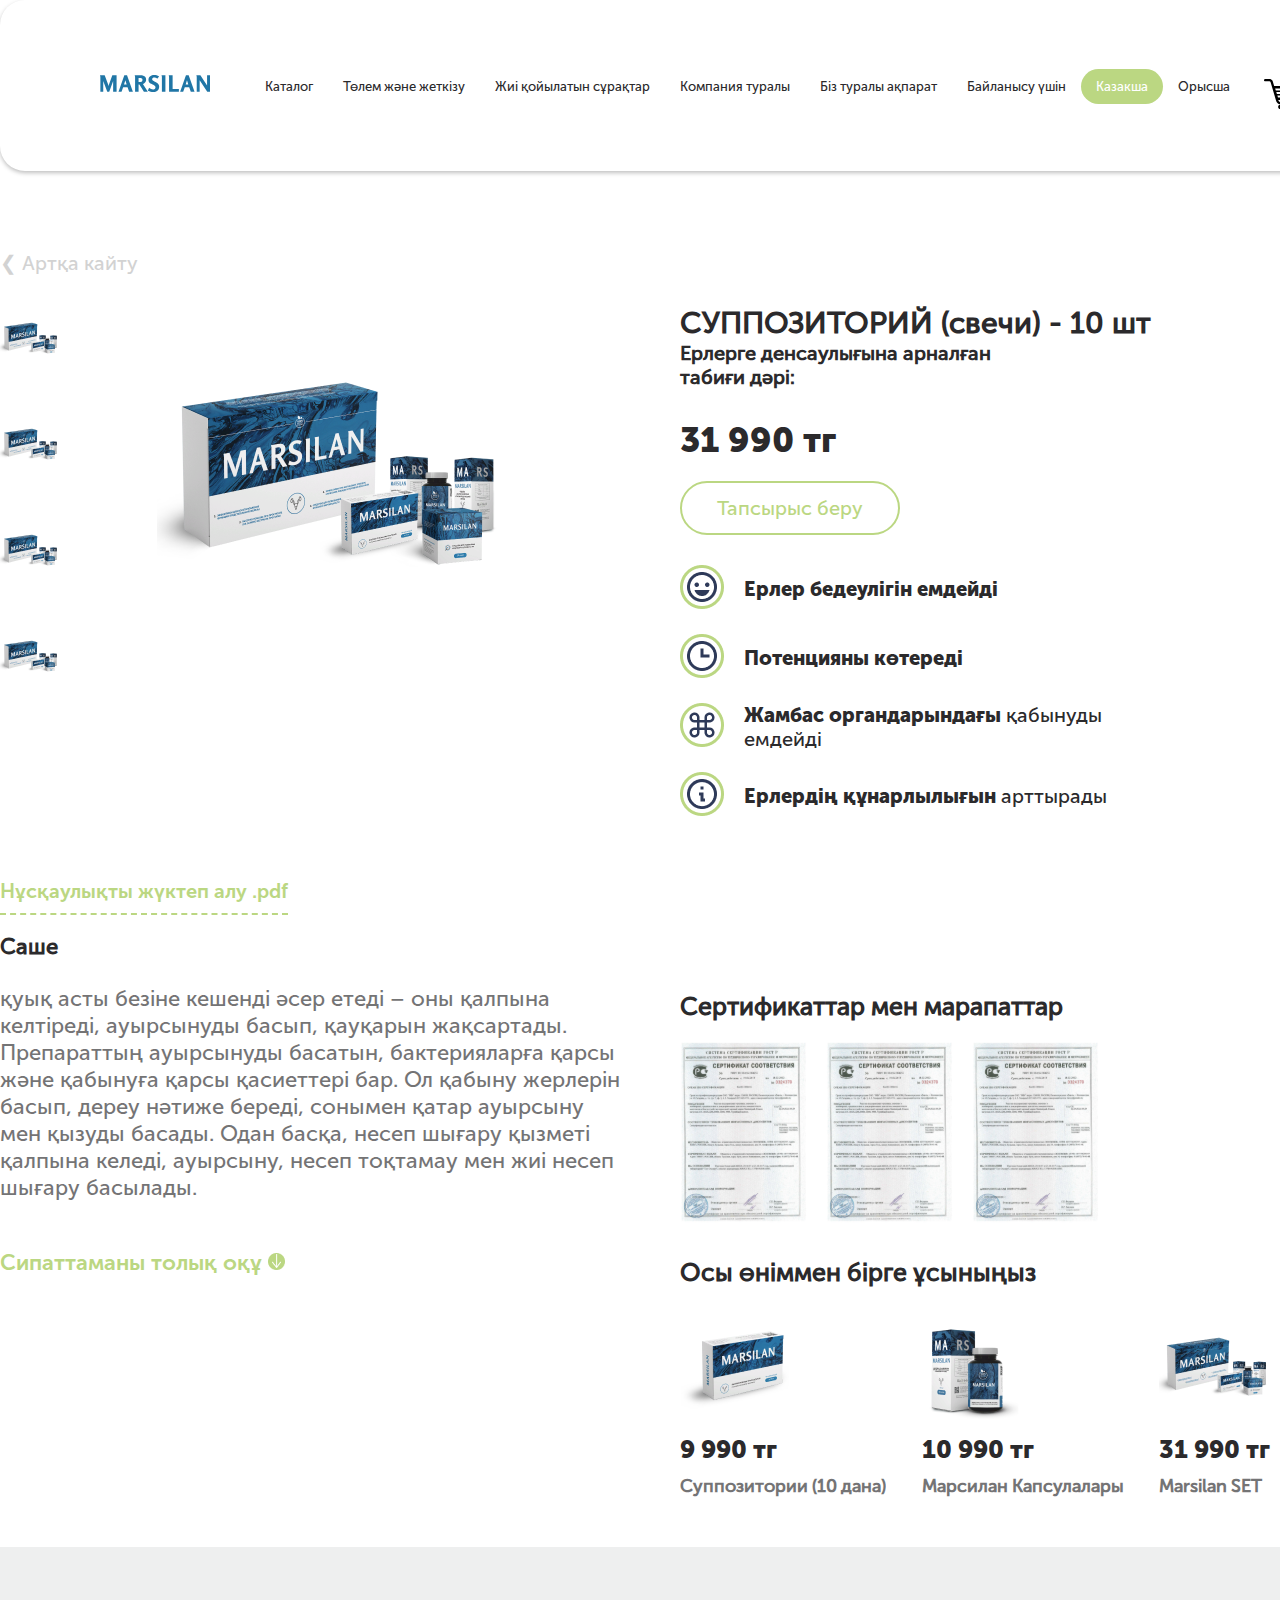
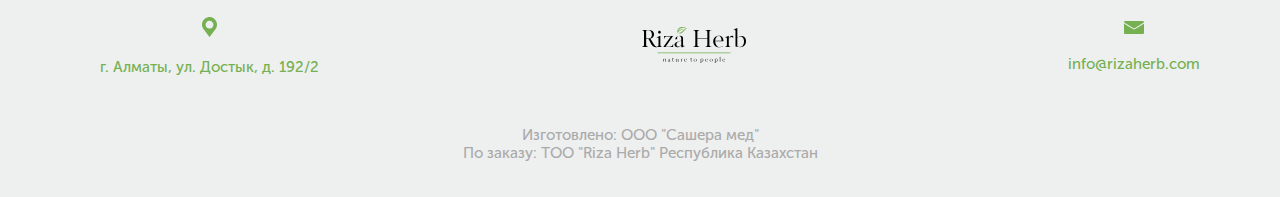
<file: product5.html>
<!DOCTYPE html>
<html lang="ru">

<head>
    <meta charset="UTF-8">
    <meta name="viewport" content="width=device-width, initial-scale=1.0">
    <title>Марсилан</title>
    <link rel="stylesheet" href="CSS/style.css">
</head>

<body>
    <div class="header-top">
        <div class="container">
            <div class="header__inner">
                <div class="logo">
                    <a href="index.html" class="logo">
                        <img src="images/dest/logoeva.svg" alt="">
                    </a>
                </div>
                <nav class="nav">
                    <ul class="header__list">
                        <li><a href="index.html" class="header__item ">Каталог</a></li>
                        <li><a href="payment.html" id="contact" class="header__item ">Төлем және жеткізу</a></li>
                        <li><a href="question.html" class="header__item">Жиі қойылатын сұрақтар</a></li>
                        <li><a href="company.html" class="header__item">Компания туралы</a></li>
                        <li><a href="recall.html" class="header__item">Біз туралы ақпарат</a></li>
                        <li><a href="#" class="header__item" id="popupUs">Байланысу үшін</a></li>
                        <li><a href="http://evanorm.kz" class="header__item " style="background-color: #BBD782; color: #fff;">Казакша</a></li>
                        <li><a href="http://kz.evanorm.kz/" class="header__item ">Орысша</a></li>
                    </ul>
                </nav>    
                <button class="Header-MenuBtn">
                    <a href="#" class="basket">
                        <div class="basket__img">
                            <img src="images/dest/basket.svg" alt="">
                            <data aria-label="В корзине товаров">1</data>
                        </div>
                    </a>
                </button>
            </div>
        </div>
    </div>
    <div class="hamburger-menu">
        <div class="hamburger__inner">
            <input type="checkbox" id="check-menu">
            <label for="check-menu"></label>
            <div class="hamburger__content">
                <div class="hamburger__logo">
                    <a href="index.html">
                        <img src="images/dest/logoeva.svg" class="logo" alt="">
                    </a>
                </div>
                <button class="Header-MenuBtn">
                    <a href="#" class="basket">
                        <div class="basket__img">
                            <img src="images/dest/basket.svg" alt="">
                            <data aria-label="В корзине  товаров">1</data>
                        </div>
                    </a>
                </button>
            </div>
            <div class="burger-line first"></div>
            <div class="burger-line second"></div>
            <div class="burger-line third"></div>
            <div class="burger-line fourth"></div>
            <nav class="main-menu">
                <li><a href="index.html" class="header__item ">Каталог</a></li>
                <li><a href="payment.html" class="header__item ">Төлем және жеткізу</a></li>
                <li><a href="question.html" class="header__item">Жиі қойылатын сұрақтар</a></li>
                <li><a href="company.html" class="header__item">Компания туралы</a></li>
                <li><a href="recall.html" class="header__item">Біз туралы ақпарат</a></li>
                <li><a href="#" class="header__item adapPopupUs " id="popupUs">Байланысу үшін</a></li>
                <li><a href="http://kz.evanorm.kz/" class="header__item ">Орысша</a></li>
            </nav>
        </div>
    </div>
    <div id="myform" class="form">
        <div class="form__close">
            <button class="close">
                &#215;
            </button>
        </div>
        <div class="form__content">
            <div class="form__header">
                <div class="form__img">
                    <img src="images/dest/formimg.svg" alt="">
                </div>
                <h3>Біздің сарапшыларымыз сізбен хабарласуы үшін нысанды толтырыңыз</h3>
            </div>
            <div class="form__body">
                <input type="name" id="name" placeholder="Ваше имя">
                <input type="phone" id="phone" placeholder="Номер Телефона">
            </div>
            <div class="form__btn">
                <a href="#" class="btn">Перезвоните мне</a>
            </div>
            <div class="form__footer">
                <h4>
                    Нажимая на кнопку Вы соглашаетесь на
                    обработку персональных данных
                </h4>
            </div>
        </div>
    </div>
    <div id="contactUs" class="form">
        <div class="contact__close">
            <button class="close">
                &#215;
            </button>
        </div>
        <div class="form__content">
            <div class="form__header">
                <div class="form__img">
                    <img src="images/dest/formimg1.png" alt="">
                </div>
                <h3>Бізге хабарласыңыз!</h3>
            </div>
            <div class="contactUs__body">
                <div class="contactUs__item">
                    <div class="contactUs__img">
                        <img src="images/dest/formphone.png" alt="">
                    </div>
                    <div class="form__phone">
                        <a href="tel:+77477986655">+7 747 798 66 55</a>
                    </div>
                </div>
                <div class="contactUs__item">
                    <div class="contactUs__img">
                        <img src="images/dest/formemail.png" alt="">
                    </div>
                    <div class="form__email">
                        <a href="email:info@rizaherb.com">info@rizaherb.com</a>
                    </div>
                </div>
            </div>
        </div>
    </div>
    <main class="main">
        <div class="container">
            <div class="base">
                <a href="index.html"><span>&#10094;</span> Артқа кайту</a>
            </div>
            <div class="wrapper">
                <div class="left__cnt">
                    <div class="products">
                        <div class="product__items">
                            <div class="product__item">
                                <img src="images/dest/productitems5.png" alt="">
                            </div>
                            <div class="product__item">
                                <img src="images/dest/productitems5.png" alt="">
                            </div>
                            <div class="product__item">
                                <img src="images/dest/productitems5.png" alt="">
                            </div>
                            <div class="product__item">
                                <img src="images/dest/productitems5.png" alt="">
                            </div>
                        </div>
                        <div class="product__item">
                            <img src="images/dest/productitem5.png" alt="">
                        </div>
                    </div>
                    <div class="slideshow-wrapper">
                        <div class="mySlides fade active">
                            <img src="images/dest/deliveryslide.png" alt="">
                        </div>
                        <div class="mySlides fade">
                            <img src="images/dest/deliveryslide.png" alt="">
                        </div>
                        <div class="mySlides fade">
                            <img src="images/dest/deliveryslide.png" alt="">
                        </div>
                        <a class="prev delivery__prev">&#10094;</a>
                        <a class="next delivery__next">&#10095;</a>
                    </div>
                    <div class="desc">
                        <!-- <h3>Описание продукта</h3>
                        <p>Способ применения: принимать по 1 капсуле 2 раза в день за 30 минут до еды на голодный
                            желудок. Курс – 30 дней.
                            При необходимости курс повторить для стабилизации функций и состояния органов мочеполовой и
                            репродуктивной систем у женщин.</p> -->
                        <div class="instruction">
                            <p><a href="images/dest/Instruction5.pdf" download="Инструкция">Нұсқаулықты жүктеп алу .pdf</a>
                            </p>
                        </div>
                    </div>
                    <div class="use">
                        <div class="use__item">
                            <h4>Саше</h4>
                            <p>қуық асты безіне кешенді әсер етеді – оны қалпына келтіреді, ауырсынуды басып, қауқарын
                                жақсартады. Препараттың ауырсынуды басатын, бактерияларға қарсы және қабынуға қарсы
                                қасиеттері бар. Ол қабыну жерлерін басып, дереу нәтиже береді, сонымен қатар ауырсыну мен
                                қызуды басады. Одан басқа, несеп шығару қызметі қалпына келеді, ауырсыну, несеп тоқтамау
                                мен жиі несеп шығару басылады. </p>
                        </div>
                        <button class="accordionBtn">Сипаттаманы толық оқұ<span> <img src="images/dest/accarrow.png"
                                    alt=""></span></button>
                        <div class="use__items">
                            <div class="use__item">
                                <h4>Марсилан капсула 1</h4>
                                <p>бұл ер адамдардың ұрпақ жаңғырту және несеп шығару жүйелерінің қызметі мен қалпын түзетуге,
                                    инфекциялық, аллергия, жарақаттану, ісік сипаттамасындағы қабыну себептерін түзетуге
                                    бағытталған, ер адамдардың несеп-жыныс жүйесінің ерекшеліктерін ескере отырып әзірленген,
                                    өсімдіктер мен табиғи элементтердің биогендік сығындылары полибелсенді кешені негізіндегі
                                    өсімдік формула.</p>
                            </div>
                            <div class="use__item">
                                <h4>Марсилан Капсула 2</h4>
                                <p>табиғи аминоқышқылдар көздерімен байытылған, ер адамдардың қозулық функциялары
                                    бұзылуы кезінде эндокриндік жүйе мен несеп-жыныс жүйе органдарының күйі мен
                                    функцияларына бағытталған әсер ететін, адамтамыр, теміртікен, марал мүйіздері, эмимедиум
                                    фармакор нативті кешеннің биогендік формуласы.
                                    Биогендік формула қалыпты қозулық қабілеттікті қамтамасыз ететін, эндокриндік үдерістер
                                    ерекшеліктерін, соматикалық жүйке жүйенің жағдайын ескере отырып әзірленген.</p>
                            </div>
                            <div class="use__item">
                                <h4>Суппозиторий</h4>
                                <p>қуық асты безіне кешенді әсер етеді – оны қалпына келтіреді, ауырсынуды басып, қауқарын
                                    жақсартады. Препараттың ауырсынуды басатын, бактерияларға қарсы және қабынуға қарсы
                                    қасиеттері бар. Ол қабыну жерлерін басып, дереу нәтиже береді, сонымен қатар ауырсыну мен
                                    қызуды басады. Одан басқа, несеп шығару қызметі қалпына келеді, ауырсыну, несеп тоқтамау
                                    мен жиі несеп шығару басылады.</p>
                            </div>
                        </div>
                    </div>
                </div>
                <div class="right__cnt">
                    <h2>СУППОЗИТОРИЙ (свечи) - 10 шт</h2>
                    <h4>Ерлерге денсаулығына арналған
                        <br> табиғи дәрі:</h4>
                    <div class="right__price">
                        <span>31 990 тг</span>
                        <!-- <s>9 450 тг</s> -->
                    </div>
                    <div class="right__basket">
                        <a href="#" class="add__cart">Добавить в корзину</a>
                        <a href="#" id="shape" class="adapContact">Тапсырыс беру</a>
                    </div>
                    <div class="natural">
                        <div class="natural__item">
                            <div class="natural__img"> <img src="images/dest/natural1.png" alt=""></div>
                            <div class="natural__text">
                                <p><strong>Ерлер бедеулігін емдейді</strong></p>
                            </div>
                        </div>
                        <div class="natural__item">
                            <div class="natural__img"> <img src="images/dest/natural2.png" alt=""></div>
                            <div class="natural__text">
                                <p><strong>Потенцияны көтереді </strong></p>
                            </div>
                        </div>
                        <div class="natural__item">
                            <div class="natural__img"> <img src="images/dest/natural3.png" alt=""></div>
                            <div class="natural__text">
                                <p><strong>Жамбас органдарындағы</strong> қабынуды емдейді </p>
                            </div>
                        </div>
                        <div class="natural__item">
                            <div class="natural__img"> <img src="images/dest/natural4.png" alt=""></div>
                            <div class="natural__text">
                                <p><strong>Ерлердің құнарлылығын</strong> арттырады</p>
                            </div>
                        </div>
                    </div>
                    <div class="awards">
                        <h3>
                            Сертификаттар мен марапаттар
                        </h3>
                        <div class="awards__items">
                            <div class="awards__img">
                                <a href="certificate.html"> <img src="images/dest/award.svg" alt=""></a>
                            </div>
                            <div class="awards__img">
                                <a href="certificate.html"> <img src="images/dest/award.svg" alt=""></a>
                            </div>
                            <div class="awards__img">
                                <a href="certificate.html"> <img src="images/dest/award.svg" alt=""></a>
                            </div>
                        </div>
                    </div>
                    <div class="advise">
                        <h3>Осы өніммен бірге ұсыныңыз</h3>
                        <div class="advise__items">
                            <a href="product4.html">
                                <div class="advise__item">
                                    <img src="images/dest/advise1.png" alt="">
                                    <div class="advise__price">
                                        <span>9 990 тг</span>
                                        <!-- <s>9 450 тг</s> -->
                                    </div>
                                    <h5>Суппозитории (10 дана)</h5>
                                </div>
                            </a>
                            <a href="product3.html">
                                <div class="advise__item">
                                    <img src="images/dest/advise2.png" alt="">
                                    <div class="advise__price">
                                        <span>10 990 тг</span>
                                        <!-- <s>9 450 тг</s> -->
                                    </div>
                                    <h5>Марсилан Капсулалары</h5>
                                </div>
                            </a>
                            <a href="product4.html">
                                <div class="advise__item">
                                    <img src="images/dest/advise3.png" alt="">
                                    <div class="advise__price">
                                        <span>31 990 тг</span>
                                        <!-- <s>9 450 тг</s> -->
                                    </div>
                                    <h5>Marsilan SET</h5>
                                </div>
                            </a>
                        </div>
                    </div>
                </div>
            </div>
        </div>
    </main>
    <footer class="footer">
        <div class="container">
            <div class="footer__wrapper">
                <div class="footer__address">
                    <div class="address__icon">
                        <img src="images/dest/addressicon.svg" alt="">
                    </div>
                    <a href="#">г. Алматы, ул. Достык, д. 192/2</a>
                </div>
                <a href="index.html" class="logo">
                    <img src="images/dest/logoriza.svg" alt="">
                </a>
                <div class="footer__email">
                    <div class="email__icon">
                        <img src="images/dest/emailicon.svg" alt="">
                    </div>
                    <a href="#">info@rizaherb.com</a>
                </div>

            </div>
            <div class="footer__bottom">
                <p>Изготовлено: ООО "Сашера мед" <br>
                    По заказу: ТОО "Riza Herb"
                    Республика Казахстан</p>
            </div>
        </div>
    </footer>



    <script src="js/app.js"></script>

</body>

</html>
</file>
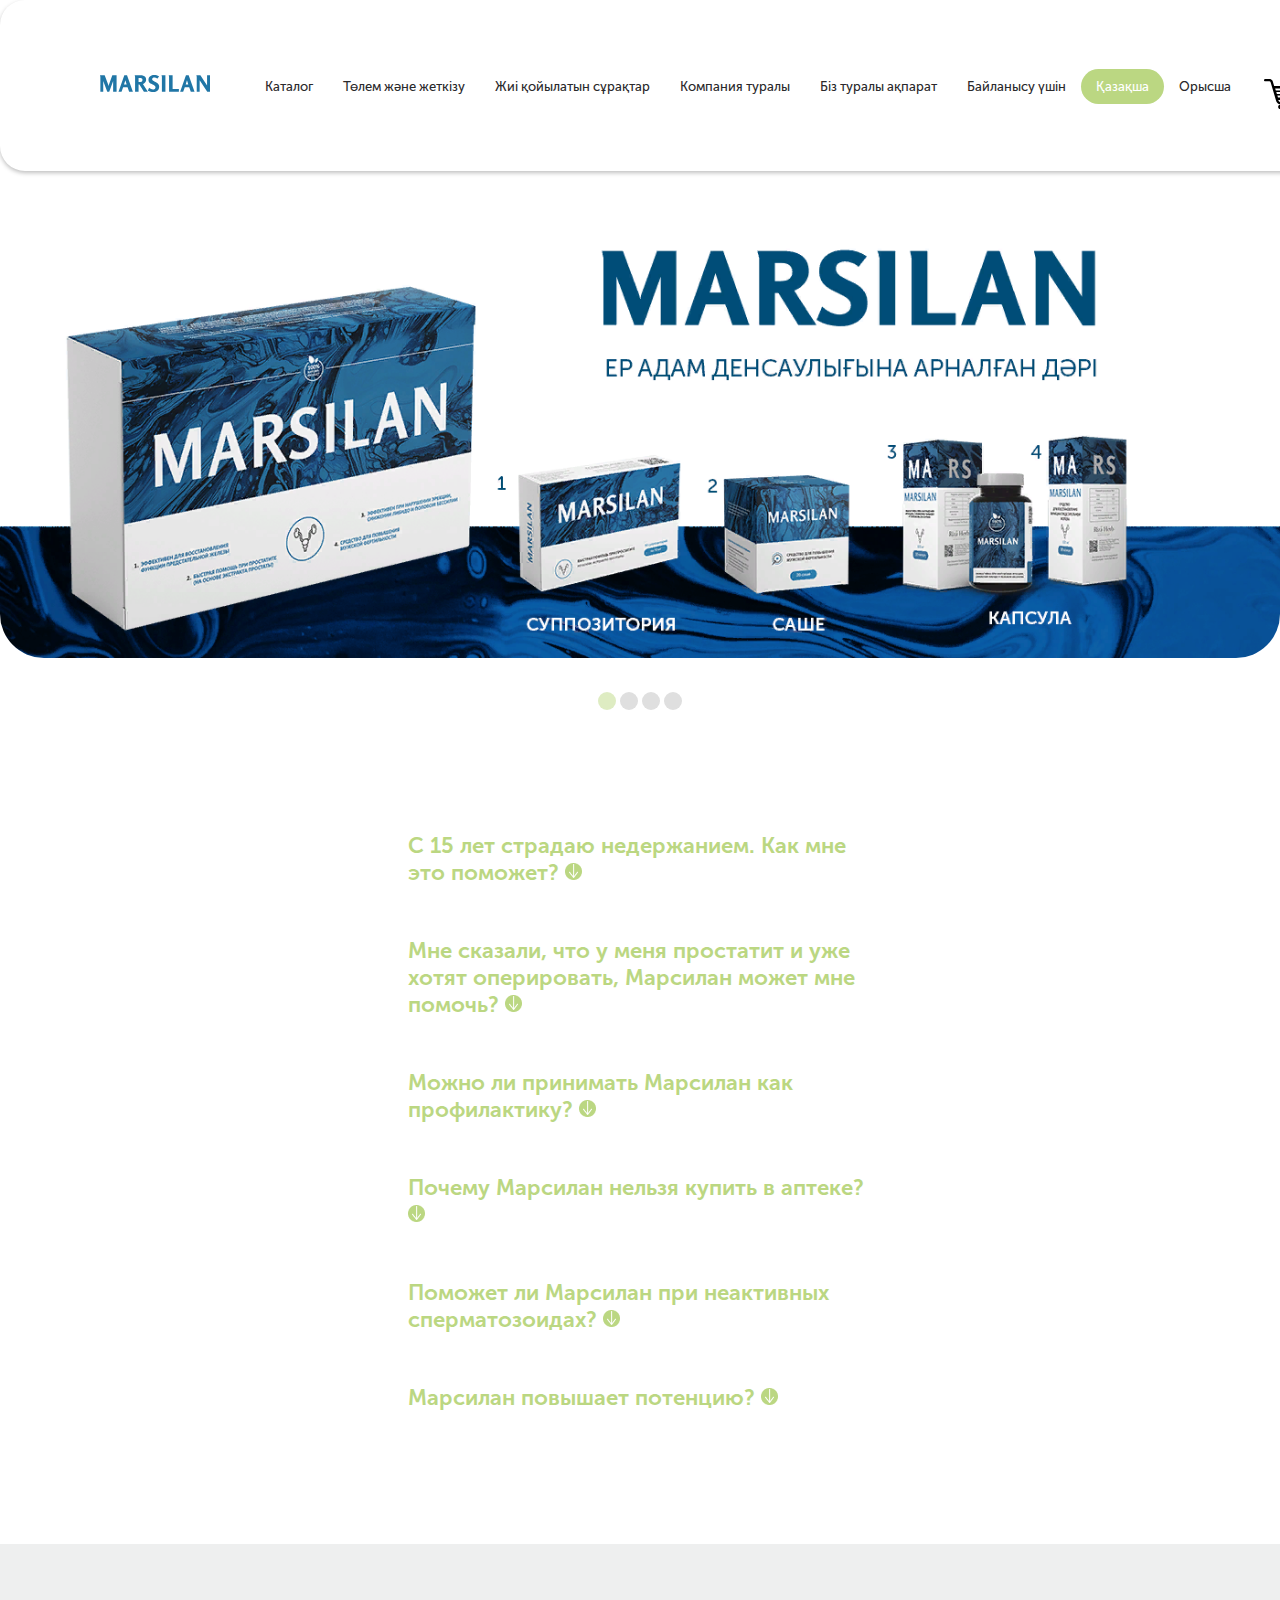
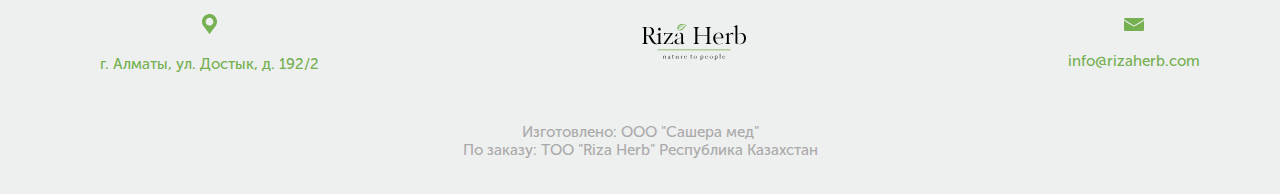
<file: question.html>
<!DOCTYPE html>
<html lang="ru">

<head>
    <meta charset="UTF-8">
    <meta name="viewport" content="width=device-width, initial-scale=1.0">
    <title>Марсилан</title>
    <link rel="stylesheet" href="CSS/style.css">

</head>

<body>
    <div class="header-top">
        <div class="container">
            <div class="header__inner">
                <div class="logo">
                    <a href="index.html" class="logo">
                        <img src="images/dest/logoeva.svg" alt="">
                    </a>
                </div>
                <nav class="nav">
                    <ul class="header__list">
                        <li><a href="index.html" class="header__item">Каталог</a></li>
                        <li><a href="payment.html" class="header__item ">Төлем және жеткізу</a></li>
                        <li><a href="question.html" class="header__item">Жиі қойылатын сұрақтар</a></li>
                        <li><a href="company.html" class="header__item">Компания туралы</a></li>
                        <li><a href="recall.html" class="header__item">Біз туралы ақпарат</a></li>
                        <li><a href="#" class="header__item" id="popupUs">Байланысу үшін</a></li>
                        <li><a href="http://evanorm.kz/" class="header__item " style="background-color: #BBD782; color: #fff;">Қазақша</a></li>
                        <li><a href="recall.html" class="header__item">Орысша</a></li>
                    </ul>
                </nav>
                <button class="Header-MenuBtn">
                    <a href="#" class="basket">
                        <div class="basket__img">
                            <img src="images/dest/basket.svg" alt="">
                            <data aria-label="В корзине товаров">1</data>
                        </div>
                    </a>
                </button>
            </div>
        </div>
    </div>
    <a id="contact" class="adapContact" style="display: none;">Оплата и доставка</a>
    <div class="hamburger-menu">
        <div class="hamburger__inner">
            <input type="checkbox" id="check-menu">
            <label for="check-menu"></label>
            <div class="hamburger__content">
                <div class="hamburger__logo">
                    <a href="index.html">
                        <img src="images/dest/logoeva.svg" class="logo" alt="">
                    </a>
                </div>
                <button class="Header-MenuBtn">
                    <a href="#" class="basket">
                        <div class="basket__img">
                            <img src="images/dest/basket.svg" alt="">
                            <data aria-label="В корзине  товаров">1</data>
                        </div>
                    </a>
                </button>
            </div>
            <div class="burger-line first"></div>
            <div class="burger-line second"></div>
            <div class="burger-line third"></div>
            <div class="burger-line fourth"></div>
            <nav class="main-menu">
                <li><a href="index.html" class="header__item">Каталог</a></li>
                <li><a href="payment.html" class="header__item">Төлем және жеткізу</a></li>
                <li><a href="question.html" class="header__item">Жиі қойылатын сұрақтар</a></li>
                <li><a href="company.html" class="header__item">Компания туралы</a></li>
                <li><a href="recall.html" class="header__item">Біз туралы ақпарат</a></li>
                <li><a href="#" class="header__item adapPopupUs">Байланысу үшін</a></li>
                <li><a href="http://kz.evanorm.kz/" class="header__item ">Орысша</a></li>
            </nav>
        </div>
    </div>
    <div id="myform" class="form">
        <div class="form__close">
            <button class="close">
                &#215;
            </button>
        </div>
        <div class="form__content">
            <div class="form__header">
                <div class="form__img">
                    <img src="images/dest/formimg.svg" alt="">
                </div>
                <h3>Біздің сарапшыларымыз сізбен хабарласуы үшін нысанды толтырыңыз</h3>
            </div>
            <div class="form__body">
                <input type="name" id="name" placeholder="Ваше имя">
                <input type="phone" id="phone" placeholder="Номер Телефона">
            </div>
            <div class="form__btn">
                <a href="#" class="btn">Перезвоните мне</a>
            </div>
            <div class="form__footer">
                <h4>
                    Нажимая на кнопку Вы соглашаетесь на
                    обработку персональных данных
                </h4>
            </div>
        </div>
    </div>
    <div id="contactUs" class="form">
        <div class="contact__close">
            <button class="close">
                &#215;
            </button>
        </div>
        <div class="form__content">
            <div class="form__header">
                <div class="form__img">
                    <img src="images/dest/formimg1.png" alt="">
                </div>
                <h3>Бізге хабарласыңыз!</h3>
            </div>
            <div class="contactUs__body">
                <div class="contactUs__item">
                    <div class="contactUs__img">
                        <img src="images/dest/formphone.png" alt="">
                    </div>
                    <div class="form__phone">
                        <a href="tel:+77477986655">+7 747 798 66 55</a>
                    </div>
                </div>
                <div class="contactUs__item">
                    <div class="contactUs__img">
                        <img src="images/dest/formemail.png" alt="">
                    </div>
                    <div class="form__email">
                        <a href="email:info@rizaherb.com">info@rizaherb.com</a>
                    </div>
                </div>
            </div>
        </div>
    </div>
    <div class="slideshow-container">
        <div class="mySlides fade active">
            <img src="images/dest/slide.png" alt="">
        </div>
        <div class="mySlides fade">
            <img src="images/dest/slide2.png" alt="">
        </div>
        <div class="mySlides fade">
            <img src="images/dest/slide3.png" alt="">
        </div>
        <div class="mySlides fade">
            <img src="images/dest/slide4.png" alt="">
        </div>
        <a class="prev">&#10094;</a>
        <a class="next">&#10095;</a>
        <div class="slide__dots">
            <span class="dot active"></span>
            <span class="dot"></span>
            <span class="dot"></span>
            <span class="dot"></span>
        </div>
    </div>

    <div class="question">
        <div class="container">
            <div class="question__wrapper">
                <button class="accordionBtn">С 15 лет страдаю недержанием. Как мне это поможет?<span> <img
                            src="images/dest/accarrow.png" alt=""></span></button>
                <div class="accPanel">
                    <p>
                        Марсилан сет подразумевает комплексное воздействие на органы малого таза мужчины.
                        Избавляет от воспалений и инфекций, которые долгое время не лечили.
                        Экстракт натуральных трав: Саше и Суппозитории полностью возвращают в норму моче-половую
                        систему мужчины.
                    </p>
                </div>

                <button class="accordionBtn">Мне сказали, что у меня простатит и уже хотят оперировать, Марсилан может мне помочь? <span> <img src="images/dest/accarrow.png" alt=""></span></button>
                <div class="accPanel">
                    <p>
                        Да. Марсилан лечит все виды простаты на любой стадии. Главное действовать незамедлительно.
                    </p>
                </div>

                <button class="accordionBtn">Можно ли принимать Марсилан как профилактику?<span> <img
                            src="images/dest/accarrow.png" alt=""></span></button>
                <div class="accPanel">
                    <p>
                        Да. Мужчинам полезно раз в полгода после 30 лет проходить комплексное лечение Марсилан.
                        Увеличение кровеносного потока в области малого таза спасает мужчин от возможных,
                        преждевременных болезней, которые происходят в силу возраста. Побочных эффектов Марсилан
                        не имеет.
                    </p>
                </div>
                <button class="accordionBtn">Почему Марсилан нельзя купить в аптеке? <span> <img
                            src="images/dest/accarrow.png" alt=""></span></button>
                <div class="accPanel">
                    <p>
                        Препараты от компании RIZA HERB доставляют только по особому заказу. Закажите у нас на сайте
                        и получите скидку при покупке нескольких препаратов.
                    </p>
                </div>
                <button class="accordionBtn">Поможет ли Марсилан при неактивных сперматозоидах?<span>
                        <img src="images/dest/accarrow.png" alt=""></span></button>
                <div class="accPanel">
                    <p>
                        Да, первая цель создания препарата Марсилан – планирование семьи.
                        Неактивные сперматозоиды – главная проблема, которую решает Марсилан.
                        Планирование потомства, лечение бесплодия – цель, которую преследует препарат.
                    </p>
                </div>
                <button class="accordionBtn">Марсилан повышает потенцию?<span> <img
                            src="images/dest/accarrow.png" alt=""></span></button>
                <div class="accPanel">
                    <p>
                        Да. Низкая потенция порой мешает в семейной жизни. Если резко начала понижаться потенция у
                        мужчины, скорее у него воспаление или общее недомогание, которое действует на иммунитет
                        всего организма. Марсилан придает мужчине сил не только в постели.
                    </p>
                </div>
            </div>
        </div>
    </div>
    <footer class="footer">
        <div class="container">
            <div class="footer__wrapper">
                <div class="footer__address">
                    <div class="address__icon">
                        <img src="images/dest/addressicon.svg" alt="">
                    </div>
                    <a href="#">г. Алматы, ул. Достык, д. 192/2</a>
                </div>
                <a href="index.html" class="logo">
                    <img src="images/dest/logoriza.svg" alt="">
                </a>
                <div class="footer__email">
                    <div class="email__icon">
                        <img src="images/dest/emailicon.svg" alt="">
                    </div>
                    <a href="#">info@rizaherb.com</a>
                </div>

            </div>
            <div class="footer__bottom">
                <p>Изготовлено: ООО "Сашера мед" <br>
                    По заказу: ТОО "Riza Herb"
                    Республика Казахстан</p>
            </div>
        </div>
    </footer>
    <script src="js/app.js"></script>
</body>

</html>
</file>
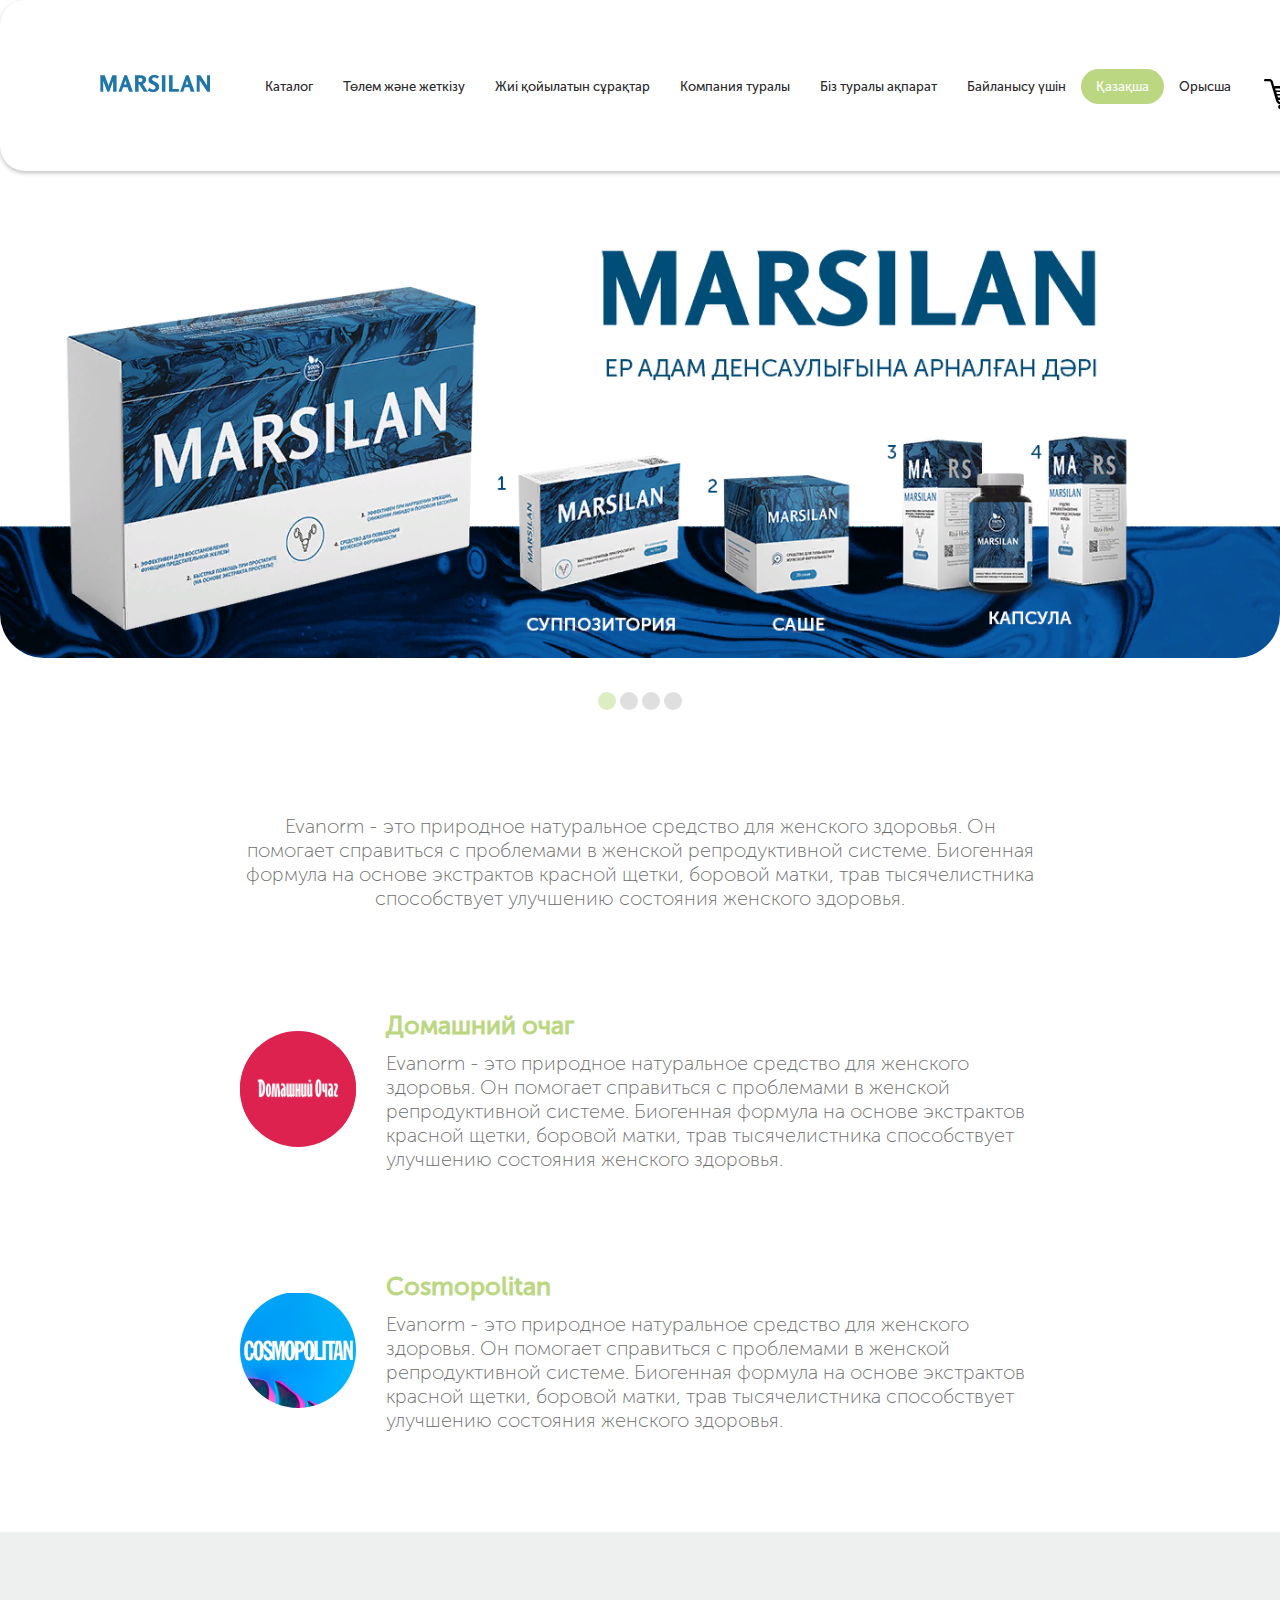
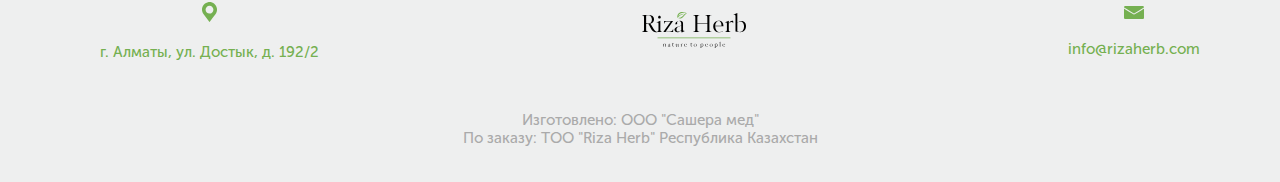
<file: recall.html>
<!DOCTYPE html>
<html lang="ru">

<head>
    <meta charset="UTF-8">
    <meta name="viewport" content="width=device-width, initial-scale=1.0">
    <title>Марсилан</title>
    <link rel="stylesheet" href="CSS/style.css">

</head>

<body>
    <div class="header-top">
        <div class="container">
            <div class="header__inner">
                <div class="logo">
                    <a href="index.html" class="logo">
                        <img src="images/dest/logoeva.svg" alt="">
                    </a>
                </div>
                <nav class="nav">
                    <ul class="header__list">
                        <li><a href="index.html" class="header__item">Каталог</a></li>
                        <li><a href="payment.html" class="header__item ">Төлем және жеткізу</a></li>
                        <li><a href="question.html" class="header__item">Жиі қойылатын сұрақтар</a></li>
                        <li><a href="company.html" class="header__item">Компания туралы</a></li>
                        <li><a href="recall.html" class="header__item">Біз туралы ақпарат</a></li>
                        <li><a href="#" class="header__item" id="popupUs">Байланысу үшін</a></li>
                        <li><a href="http://evanorm.kz/" class="header__item " style="background-color: #BBD782; color: #fff;">Қазақша</a></li>
                        <li><a href="recall.html" class="header__item">Орысша</a></li>
                    </ul>
                </nav>
                <button class="Header-MenuBtn">
                    <a href="#" class="basket">
                        <div class="basket__img">
                            <img src="images/dest/basket.svg" alt="">
                            <data aria-label="В корзине товаров">1</data>
                        </div>
                    </a>
                </button>
            </div>
        </div>
    </div>
    <a id="contact" class="adapContact" style="display: none;">Оплата и доставка</a>
    <div class="hamburger-menu">
        <div class="hamburger__inner">
            <input type="checkbox" id="check-menu">
            <label for="check-menu"></label>
            <div class="hamburger__content">
                <div class="hamburger__logo">
                    <a href="index.html">
                        <img src="images/dest/logoeva.svg" class="logo" alt="">
                    </a>
                </div>
                <button class="Header-MenuBtn">
                    <a href="#" class="basket">
                        <div class="basket__img">
                            <img src="images/dest/basket.svg" alt="">
                            <data aria-label="В корзине  товаров">1</data>
                        </div>
                    </a>
                </button>
            </div>
            <div class="burger-line first"></div>
            <div class="burger-line second"></div>
            <div class="burger-line third"></div>
            <div class="burger-line fourth"></div>
            <nav class="main-menu">
                <li><a href="index.html" class="header__item">Каталог</a></li>
                <li><a href="payment.html" class="header__item">Төлем және жеткізу</a></li>
                <li><a href="question.html" class="header__item">Жиі қойылатын сұрақтар</a></li>
                <li><a href="company.html" class="header__item">Компания туралы</a></li>
                <li><a href="recall.html" class="header__item">Біз туралы ақпарат</a></li>
                <li><a href="#" class="header__item adapPopupUs">Байланысу үшін</a></li>
                <li><a href="http://kz.evanorm.kz/" class="header__item ">Орысша</a></li>
            </nav>
        </div>
    </div>
    <div id="myform" class="form">
        <div class="form__close">
            <button class="close">
                &#215;
            </button>
        </div>
        <div class="form__content">
            <div class="form__header">
                <div class="form__img">
                    <img src="images/dest/formimg.svg" alt="">
                </div>
                <h3>Біздің сарапшыларымыз сізбен хабарласуы үшін нысанды толтырыңыз</h3>
            </div>
            <div class="form__body">
                <input type="name" id="name" placeholder="Ваше имя">
                <input type="phone" id="phone" placeholder="Номер Телефона">
            </div>
            <div class="form__btn">
                <a href="#" class="btn">Перезвоните мне</a>
            </div>
            <div class="form__footer">
                <h4>
                    Нажимая на кнопку Вы соглашаетесь на
                    обработку персональных данных
                </h4>
            </div>
        </div>
    </div>
    <div id="contactUs" class="form">
        <div class="contact__close">
            <button class="close">
                &#215;
            </button>
        </div>
        <div class="form__content">
            <div class="form__header">
                <div class="form__img">
                    <img src="images/dest/formimg1.png" alt="">
                </div>
                <h3>Бізге хабарласыңыз!</h3>
            </div>
            <div class="contactUs__body">
                <div class="contactUs__item">
                    <div class="contactUs__img">
                        <img src="images/dest/formphone.png" alt="">
                    </div>
                    <div class="form__phone">
                        <a href="tel:+77477986655">+7 747 798 66 55</a>
                    </div>
                </div>
                <div class="contactUs__item">
                    <div class="contactUs__img">
                        <img src="images/dest/formemail.png" alt="">
                    </div>
                    <div class="form__email">
                        <a href="email:info@rizaherb.com">info@rizaherb.com</a>
                    </div>
                </div>
            </div>
        </div>
    </div>
    <div class="slideshow-container">
        <div class="mySlides fade active">
            <img src="images/dest/slide.png" alt="">
        </div>
        <div class="mySlides fade">
            <img src="images/dest/slide2.png" alt="">
        </div>
        <div class="mySlides fade">
            <img src="images/dest/slide3.png" alt="">
        </div>
        <div class="mySlides fade">
            <img src="images/dest/slide4.png" alt="">
        </div>
        <a class="prev">&#10094;</a>
        <a class="next">&#10095;</a>
        <div class="slide__dots">
            <span class="dot active"></span>
            <span class="dot"></span>
            <span class="dot"></span>
            <span class="dot"></span>
        </div>
    </div>
    <div class="recall">
        <div class="container">
            <div class="recall__wrapper">
                <div class="recall__header">
                    <p>Evanorm - это природное натуральное средство для женского здоровья. Он помогает справиться с
                        проблемами в женской репродуктивной системе. Биогенная формула на основе экстрактов красной
                        щетки, боровой матки, трав тысячелистника способствует улучшению состояния женского здоровья.
                    </p>
                </div>
                <div class="recall__item">
                    <div class="recall__img">
                        <img src="images/dest/recallimg1.svg" alt="">
                    </div>
                    <div class="recall__text">
                        <h3>Домашний очаг</h3>
                        <p>Evanorm - это природное натуральное средство для женского здоровья. Он помогает справиться с
                            проблемами в женской репродуктивной системе. Биогенная формула на основе экстрактов красной
                            щетки, боровой матки, трав тысячелистника способствует улучшению состояния женского
                            здоровья. </p>
                    </div>
                </div>
                <div class="recall__item">
                    <div class="recall__img">
                        <img src="images/dest/recallimg2.svg" alt="">
                    </div>
                    <div class="recall__text">
                        <h3>Cosmopolitan</h3>
                        <p>Evanorm - это природное натуральное средство для женского здоровья. Он помогает справиться с
                            проблемами в женской репродуктивной системе. Биогенная формула на основе экстрактов красной
                            щетки, боровой матки, трав тысячелистника способствует улучшению состояния женского
                            здоровья. </p>
                    </div>
                </div>
            </div>
        </div>
    </div>
    <footer class="footer">
        <div class="container">
            <div class="footer__wrapper">
                <div class="footer__address">
                    <div class="address__icon">
                        <img src="images/dest/addressicon.svg" alt="">
                    </div>
                    <a href="#">г. Алматы, ул. Достык, д. 192/2</a>
                </div>
                <a href="index.html" class="logo">
                    <img src="images/dest/logoriza.svg" alt="">
                </a>
                <div class="footer__email">
                    <div class="email__icon">
                        <img src="images/dest/emailicon.svg" alt="">
                    </div>
                    <a href="#">info@rizaherb.com</a>
                </div>

            </div>
            <div class="footer__bottom">
                <p>Изготовлено: ООО "Сашера мед" <br>
                    По заказу: ТОО "Riza Herb"
                    Республика Казахстан</p>
            </div>
        </div>
    </footer>
    <script src="js/app.js"></script>
</body>

</html>
</file>
<file: CSS/style.css>
@import "fonts.css";body{margin:0;font-family:"MuseoSansMedium";font-weight:normal;font-size:1rem;color:#2B2A2C;overflow-x:hidden}h1,h2,h3,h4,h5,h6{margin:0}p{margin:0}*,*:before,*:after{box-sizing:border-box}.container{max-width:1400px;margin:0 auto}.hamburger-menu{display:none;width:100%;box-shadow:0 2px 4px rgba(0,0,0,0.25);background-color:#ffffff;top:0;left:0;right:0;padding:30px;position:relative;z-index:400;color:white;text-align:center;height:140px}.hamburger__inner{width:325px;margin:auto}.hamburger__content{width:300px;display:flex;justify-content:space-around;align-items:center;margin:auto;position:relative}.hamburger__logo{display:flex;justify-content:center;align-items:center;position:absolute}.Header-MenuBtn{position:absolute;right:-30px;display:flex;cursor:pointer;flex-direction:column;color:#fff;font-size:19px;border:none;background:none;outline:none}.Header-MenuBtn .basket{display:flex;align-items:center;text-decoration:none;border-radius:50%}.Header-MenuBtn .basket .basket__img img{color:#2B2A2C;margin-top:22px}.Header-MenuBtn .basket .basket__img data{opacity:0;background:#BBD782;color:#fff;border-radius:50%;z-index:1;top:-24px;left:-15px;position:relative;cursor:pointer;text-align:center;padding:2px 7px 1px;line-height:1}.hamburger{font-size:80px;color:#BBD782;font-weight:900;border-radius:20px}#check-menu{display:none}label{display:block;position:absolute;top:0;left:0;width:30%;height:100%;cursor:pointer;z-index:2;line-height:40px}.burger-line{position:absolute;top:60px;left:35px;width:35px;border-radius:20px;height:6px;background-color:#BBD782;transition:.5s all}.second,.third{top:69px}.fourth{top:78px}.main-menu{display:block;position:absolute;width:100%;bottom:0;left:0;z-index:99;transform:translateY(100%);max-height:0;font-size:0;overflow:hidden;transition:.5s all;background:#BBD782;list-style:none}.main-menu a{display:block;width:100%;padding:10px;color:white;text-decoration:none;padding:25px 0}.main-menu a:hover{background:#fff;color:#BBD782}#check-menu:checked~.main-menu{max-height:500px;font-size:16px}#check-menu:checked~.first{display:none}#check-menu:checked~.second{transform:rotate(45deg)}#check-menu:checked~.third{transform:rotate(-45deg)}#check-menu:checked~.fourth{display:none}.header-top{width:1400px;margin:0 auto;background-color:#fff;margin-bottom:30px;padding:30px;box-shadow:0 2px 4px rgba(0,0,0,0.25);border-radius:25px}.header-top #myform{display:none}.header__inner{width:1200px;margin:30px auto;display:flex;position:relative;justify-content:space-between;align-items:center}.header__inner .nav{width:1100px;margin:0 auto}.header__inner .nav .header__list{display:flex;list-style:none}.header__inner .nav .header__list .header__item{width:150px;height:40px;margin-right:30px;padding:10px 15px;font-size:13px;color:#2B2A2C;text-decoration:none;-webkit-transition:.1s linear;-moz-transition:.1s linear;-o-n:.1s linear;transition:.1s linear;border-radius:55px}.header__inner .nav .header__list .header__item:last-child{margin-right:0}.header__inner .nav .header__list .header__item:hover{background-color:#BBD782;color:#fff}@media screen and (max-width:1024px){.hamburger-menu{display:flex}.hamburger-menu .hamburger__inner{width:800px}.hamburger-menu .hamburger__inner .hamburger__content{width:800px}.header-top{display:none}}@media screen and (max-width:828px){.hamburger-menu .hamburger__inner .hamburger__content{width:600px}}@media screen and (max-width:768px){.hamburger-menu .hamburger__inner .hamburger__content{width:700px}}@media screen and (max-width:736px){.hamburger-menu .hamburger__inner .hamburger__content{width:600px}}@media screen and (max-width:690px){.hamburger-menu .hamburger__inner .hamburger__content{width:600px}}@media screen and (max-width:689px){.hamburger-menu .hamburger__inner .hamburger__content{width:500px}}@media screen and (max-width:598px){.hamburger-menu .hamburger__inner .hamburger__content{width:400px}}@media screen and (max-width:425px){.hamburger-menu{width:100%}.hamburger-menu .hamburger__inner .hamburger__content{width:100%}}@media screen and (max-width:320px){.hamburger-menu .hamburger{font-size:55px}}.slideshow-container{max-width:1400px;height:100%;position:relative;margin:30px auto auto auto}.mySlides{display:none}.mySlides img{border-radius:44px;width:100%}.mySlides.active{display:inline;background:transparent}.prev,.next{cursor:pointer;position:absolute;top:50%;width:auto;margin-top:-22px;padding:16px;color:#fff;font-weight:bold;font-size:18px;transition:.6 ease;border-radius:0 3px 3px 0}.next{right:0;border-radius:3px 0 0 3px}.prev{left:0;border-radius:3px 0 0 3px}.prev:hover,.next:hover{background-color:#bbd7827c}.text{color:#f2f2f2;font-size:12px;padding:8px 12px;position:absolute;top:0}.slide__dots{margin-top:30px;text-align:center}.dot{cursor:pointer;height:18px;width:18px;max-width:0 2px;background-color:#dfdfdf;display:inline-block;border-radius:50%;transition:background-color .6 ease}.dot.active{background-color:#bbd7827c}.fade{-webkit-animation-name:fade;-webkit-animation-duration:1.5s;animation-name:fade;animation-duration:1.5s}@-webkit-keyframes fade{from{opacity:.4}top{opacity:.1}}@keyframes fade{from{opacity:.4}top{opacity:.1}}.slideshow-wrapper{max-width:300px;position:relative;margin:auto}.slideshow-wrapper img{width:100%}.slideshow-wrapper .delivery__prev,.slideshow-wrapper .delivery__next{color:#BBD782;font-size:45px}.slideshow-wrapper .delivery__prev:hover,.slideshow-wrapper .delivery__next:hover{background-color:transparent}@media screen and (max-width:1024px){.slideshow-container{margin:30px auto auto auto}}@media screen and (max-width:671px){.slideshow-container{display:none}}@media screen and (max-width:425px){.slideshow-container{display:none}}.page{padding:90px 0}.page .page__wrapper{display:flex;justify-content:space-between;align-items:flex-end;flex-wrap:wrap}.page .page__wrapper .item{width:300px;margin-bottom:60px}.page .page__wrapper .item .item__img{max-width:230px}.page .page__wrapper .item .item__img img{max-width:100%}.page .page__wrapper .item h3{font-size:20px;margin-bottom:10px}.page .page__wrapper .item p{font-size:17px;opacity:85%}.page .page__wrapper .item .item__price{margin-top:15px;display:flex;justify-content:space-between;align-items:center}.page .page__wrapper .item .item__price span{font-family:"MuseoSansBlack";font-size:20px}.page .page__wrapper .item .item__price a{color:#BBD782;text-decoration:none;border:1px solid #BBD782;padding:15px;border-radius:7px}.page .page__wrapper .item .item__price a:hover{background:#BBD782;transition:.2s;color:#fff}@media screen and (max-width:1024px){.page .page__wrapper{padding:0px 70px}}@media screen and (max-width:320px){.page .page__wrapper{padding:0px 50px}}#myform{display:none;position:fixed;padding:100px 0px;z-index:999;left:0;top:0;width:100%;height:100%;overflow:auto;background-color:#000;background-color:rgba(0,0,0,0.4)}.form__content{z-index:199;width:220px;width:500px;margin:0 auto;position:relative;background:#fff;border-radius:19px}.form__content .form__header{background-color:#BBD782;text-align:center;margin-bottom:30px;padding:34px;border-top-left-radius:19px;-moz-border-radius-topleft:19px;-webkit-border-top-left-radius:19px;border-top-right-radius:19px;-moz-border-right-topleft:19px;-webkit-border-top-right-radius:19px}.form__content .form__header h3{margin-top:35px;color:#fff;font-size:20px}.form__content .form__header .form__img{width:99px;margin:0 auto;position:absolute;top:-9%;left:39%;border-radius:50%}.form__content .form__body{width:384px;margin:0 auto;display:flex;flex-direction:column}.form__content .form__btn{width:240px;margin:30px auto}.form__content .form__btn .btn{text-decoration:none;font-size:20px;border-radius:44px;padding:15px 30px;background:#BBD782;color:#fff;transition:.2s}.form__content .form__btn .btn:hover{background:#BBD782}.form__content .form__footer{padding-bottom:30px;text-align:center}.form__content .form__footer h4{font-family:"MuseoSansLight";font-size:17px}.form__close,.contact__close{width:75%;display:flex;justify-content:flex-end;cursor:pointer}.form__close .close,.contact__close .close{margin:100px 30px 0 30px;color:#BBD782;border:none;background:transparent;font-size:60px;cursor:pointer;outline:none;transition:.2s linear}.form__close .close:hover,.contact__close .close:hover{transform:rotate(5deg)}#contactUs{display:none;position:fixed;padding-top:100px;z-index:900;left:0;top:0;width:100%;height:100%;overflow:auto;background-color:#000;background-color:rgba(0,0,0,0.4)}#contactUs h3{font-size:30px}#contactUs .form__close{z-index:1}.contactUs__body{width:350px;margin:0 auto;padding-bottom:30px}.contactUs__body .contactUs__img{display:flex;justify-content:center}.contactUs__item{margin-bottom:2rem}.form__phone,.form__email{margin-top:1rem;text-align:center;background:#BBD782;border-radius:44px;padding:10px 20px}.form__phone a,.form__email a{text-decoration:none;color:#fff;font-size:20px}.form__phone a:hover,.form__email a:hover{text-decoration:underline}.form{display:flex;flex-direction:column}#name,#phone,#address{width:400px;height:55px;border:4px solid #C4C4C4;border-radius:44px;margin-bottom:16px;font-size:20px;padding:10px;border-color:#C4C4C4;opacity:65%}#deliveryOrder,#toOrder,#add,#spot,#byCard,#orderAccepted{width:320px;text-decoration:none;border:3px solid #BBD782;border-radius:37px;color:#BBD782;font-size:23px;font-family:"MuseoSansBold";padding:10px 0;cursor:pointer;background:none;-webkit-transition:.2s;-moz-transition:.2s;-o-transition:.2s;transition:.2s}#deliveryOrder:hover,#toOrder:hover,#add:hover,#spot:hover,#byCard:hover,#orderAccepted:hover{background-color:#BBD782;color:#fff}#spot,#byCard{width:400px;border:3px solid #aaaaaa;color:#2B2A2C}#spot:hover,#byCard:hover{background-color:#BBD782}@media screen and (max-width:1024px){.form__close,.contact__close{width:100%}}@media screen and (max-width:425px){#deliveryOrder,#toOrder,#orderAccepted{width:245px;font-size:20px}#name,#phone,#address{width:340px;margin:0 auto 16px auto}#spot,#byCard{width:300px;font-size:16px;margin:auto}.form__content{width:400px}}@media screen and (max-width:375px){.form{width:100%;margin:0 auto}.form__content{width:350px}.form__content .form__header .form__img{left:35%}.contactUs__body{width:250px}#name,#phone,#address{width:265px;margin:0 40px 16px 40px}}@media screen and (max-width:320px){#contactUs h3{font-size:25px}.form__content{width:300px}.form__content .form__header .form__img{left:33%}.form__content .form__footer h4{font-size:14px}#deliveryOrder,#toOrder,#add,#spot,#byCard,#orderAccepted{width:270px}#name,#phone,#address{width:220px;margin:0 40px 16px 40px}}.payment{padding:50px 0}.payment h2{font-size:28px;text-align:center}.payment .payment__wrapper{width:700px;margin:50px auto}.payment .payment__wrapper .payment__inner{display:flex;justify-content:space-between;align-items:end;margin-bottom:30px}.payment .payment__wrapper .payment__inner .payment__item{width:330px;color:#6C6C6C}.payment .payment__wrapper .payment__inner .payment__item h4{text-transform:uppercase}.payment .payment__wrapper .payment__inner .payment__item p{line-height:24px;font-size:18px}.payment .payment__wrapper .payment__inner .payment__item .payment__title{display:flex;align-items:center;margin-bottom:15px}.payment .payment__wrapper .payment__inner .payment__item .payment__title .payment__picture{margin-right:15px}@media screen and (max-width:689px){.payment{padding:50px 30px}.payment h2{font-size:25px}.payment .payment__wrapper{width:300px}.payment .payment__wrapper .payment__inner{flex-direction:column;margin-bottom:30px}.payment .payment__wrapper .payment__inner .payment__item{margin-bottom:35px}.payment .payment__wrapper .payment__inner .payment__item h4{font-size:14px}.payment .payment__wrapper .payment__inner .payment__item p{font-size:16px}}@media screen and (max-width:425px){.payment{padding:50px 30px}.payment h2{font-size:25px}.payment .payment__wrapper{width:300px}.payment .payment__wrapper .payment__inner{flex-direction:column;margin-bottom:30px}.payment .payment__wrapper .payment__inner .payment__item{margin-bottom:35px}.payment .payment__wrapper .payment__inner .payment__item h4{font-size:14px}.payment .payment__wrapper .payment__inner .payment__item p{font-size:16px}}@media screen and (max-width:320px){.payment .payment__wrapper{width:250px}.payment .payment__wrapper .payment__inner .payment__item{width:275px}}.main{padding:50px 0}.main .base{margin-bottom:30px}.main .base a{text-decoration:none;opacity:75%;color:#C4C4C4;font-size:20px}.main .base a:hover{opacity:45%}.main .wrapper{display:flex;justify-content:space-between}.main .wrapper .left__cnt .products{display:flex;justify-content:space-between;width:500px}.main .wrapper .left__cnt .products .product__items .product__item{margin-bottom:40px}.main .wrapper .left__cnt .slideshow-wrapper{display:none}.main .wrapper .left__cnt .desc{width:92%;margin-top:150px}.main .wrapper .left__cnt .desc h3{font-size:28px;margin-bottom:30px}.main .wrapper .left__cnt .desc p{font-size:20px}.main .wrapper .left__cnt .desc .instruction{width:78%;margin:30px 0;display:flex;justify-content:space-between}.main .wrapper .left__cnt .desc .instruction a{border:none;background:none;cursor:pointer;text-decoration:none;color:#BBD782;font-family:"MuseoSansBold";border-bottom:dashed 2px #BBD782;padding-bottom:10px}.main .wrapper .left__cnt .desc .instruction a:hover{opacity:75%}.main .wrapper .left__cnt .use{width:92%;margin-top:20px}.main .wrapper .left__cnt .use .accordionBtn{padding:18px 0}.main .wrapper .left__cnt .use .use__item{margin-bottom:30px;font-size:22px}.main .wrapper .left__cnt .use .use__item h4{margin-bottom:25px}.main .wrapper .left__cnt .use .use__item p{opacity:65%}.main .wrapper .left__cnt .use .use__items{display:none}.main .wrapper .left__cnt .use .use__items.show{display:block}.main .wrapper .right__cnt h2{font-size:30px;line-height:36px}.main .wrapper .right__cnt h4{font-size:20px}.main .wrapper .right__cnt .right__price{margin-top:30px;font-family:"MuseoSansBlack";display:flex}.main .wrapper .right__cnt .right__price span{font-size:35px;margin-right:10px}.main .wrapper .right__cnt .right__price s{font-size:16px;opacity:65%}.main .wrapper .right__cnt .right__basket{width:600px;margin-top:20px;margin-bottom:30px;display:flex;justify-content:space-between}.main .wrapper .right__cnt .right__basket a{text-decoration:none;font-size:20px;border-radius:44px;padding:13px 35px;border:2px solid #BBD782;color:#fff;transition:.2s;color:#BBD782}.main .wrapper .right__cnt .right__basket a:hover{background:#BBD782;color:#fff}.main .wrapper .right__cnt .right__basket a:nth-child(1){display:none}.main .wrapper .right__cnt .right__basket .order{padding:13px 60px}.main .wrapper .right__cnt .natural{display:flex;flex-direction:column}.main .wrapper .right__cnt .natural .natural__item{width:500px;display:flex;align-items:center;margin-bottom:21px}.main .wrapper .right__cnt .natural .natural__item .natural__text{margin-left:20px}.main .wrapper .right__cnt .natural .natural__item .natural__text p{font-size:20px}.main .wrapper .right__cnt .natural .natural__item .natural__text p strong{font-family:"MuseoSansBlack"}.main .wrapper .right__cnt .awards{margin-top:150px}.main .wrapper .right__cnt .awards h3{font-size:25px}.main .wrapper .right__cnt .awards .awards__items{margin-top:20px;display:flex;justify-content:space-between;width:70%}.main .wrapper .right__cnt .advise{margin-top:30px}.main .wrapper .right__cnt .advise h3{font-size:25px}.main .wrapper .right__cnt .advise .advise__items{width:107%;margin-top:25px;display:flex;justify-content:space-between;align-items:baseline}.main .wrapper .right__cnt .advise .advise__items a{text-decoration:none}.main .wrapper .right__cnt .advise .advise__items a:hover{text-decoration:underline}.main .wrapper .right__cnt .advise .advise__items .advise__item{color:#2B2A2C}.main .wrapper .right__cnt .advise .advise__items .advise__item .advise__price{margin:10px 0;display:flex;font-family:"MuseoSansBlack"}.main .wrapper .right__cnt .advise .advise__items .advise__item .advise__price span{font-size:25px;margin-right:10px}.main .wrapper .right__cnt .advise .advise__items .advise__item .advise__price s{opacity:65%}.main .wrapper .right__cnt .advise .advise__items .advise__item h5{font-size:18px;opacity:65%}@media screen and (max-width:1440px){.main .wrapper .right__cnt .advise .advise__items{width:100%}}@media screen and (max-width:1024px){.main{padding:0 50px}.main .wrapper{padding:0 30px;flex-direction:column-reverse}.main .wrapper .right__cnt{margin-bottom:50px}.main .wrapper .right__cnt .advise .advise__items{width:100%}}@media screen and (max-width:1024px){.main .wrapper .right__cnt .awards{margin-top:50px}}@media screen and (max-width:768px){.main .wrapper .left__cnt .desc{margin-top:0}.main .wrapper .left__cnt .desc .instruction a{border:none;font-size:17px}}@media screen and (max-width:518px){.main .wrapper{padding:0}.main .wrapper .left__cnt .products{display:none;width:300px}.main .wrapper .left__cnt .products .product__items img{width:100%}.main .wrapper .left__cnt .products .product__items .product__item{width:60px}.main .wrapper .left__cnt .products .product__item{width:200px}.main .wrapper .left__cnt .products .product__item img{width:100%}.main .wrapper .left__cnt .slideshow-wrapper{display:block;margin-bottom:50px}.main .wrapper .left__cnt .desc{width:100%}.main .wrapper .left__cnt .desc h3{text-align:center}.main .wrapper .left__cnt .desc p{font-size:18px}.main .wrapper .left__cnt .desc .instruction{width:100%;display:flex;flex-direction:column}.main .wrapper .left__cnt .desc .instruction p{margin-bottom:13px}.main .wrapper .left__cnt .desc .instruction a{border:none}.main .wrapper .left__cnt .use{width:100%;margin-top:25px}.main .wrapper .left__cnt .use p{font-size:18px}.main .wrapper .right__cnt h2{font-size:25px}.main .wrapper .right__cnt h4{font-size:18px}.main .wrapper .right__cnt .right__price span{font-size:30px}.main .wrapper .right__cnt .right__price s{font-size:14px}.main .wrapper .right__cnt .right__basket{flex-direction:column;width:240px}.main .wrapper .right__cnt .right__basket .add__cart{margin-bottom:20px}.main .wrapper .right__cnt .natural .natural__item{width:300px}.main .wrapper .right__cnt .awards{text-align:center}.main .wrapper .right__cnt .awards .awards__items{width:100%;margin:30px auto}.main .wrapper .right__cnt .awards .awards__items .awards__img{width:300px}.main .wrapper .right__cnt .awards .awards__items .awards__img img{width:100%}.main .wrapper .right__cnt .advise{display:none}}@media screen and (max-width:732px){.main .wrapper .right__cnt .advise{display:none}}@media screen and (max-width:425px){.main .wrapper{padding:0}.main .wrapper .left__cnt .products{display:none;width:300px}.main .wrapper .left__cnt .products .product__items img{width:100%}.main .wrapper .left__cnt .products .product__items .product__item{width:60px}.main .wrapper .left__cnt .products .product__item{width:200px}.main .wrapper .left__cnt .products .product__item img{width:100%}.main .wrapper .left__cnt .slideshow-wrapper{display:block;margin-bottom:50px}.main .wrapper .left__cnt .desc{width:100%}.main .wrapper .left__cnt .desc h3{text-align:center}.main .wrapper .left__cnt .desc p{font-size:18px}.main .wrapper .left__cnt .desc .instruction{width:100%;display:flex;flex-direction:column}.main .wrapper .left__cnt .desc .instruction p{margin-bottom:13px}.main .wrapper .left__cnt .desc .instruction a{border:none}.main .wrapper .left__cnt .use{width:100%;margin-top:25px}.main .wrapper .left__cnt .use p{font-size:18px}.main .wrapper .right__cnt h2{font-size:25px}.main .wrapper .right__cnt h4{font-size:18px}.main .wrapper .right__cnt .right__price span{font-size:30px}.main .wrapper .right__cnt .right__price s{font-size:14px}.main .wrapper .right__cnt .right__basket{flex-direction:column;width:240px}.main .wrapper .right__cnt .right__basket .add__cart{margin-bottom:20px}.main .wrapper .right__cnt .natural .natural__item{width:300px}.main .wrapper .right__cnt .awards{text-align:center}.main .wrapper .right__cnt .awards .awards__items{width:100%;margin:30px auto}.main .wrapper .right__cnt .awards .awards__items .awards__img{width:300px}.main .wrapper .right__cnt .awards .awards__items .awards__img img{width:100%}.main .wrapper .right__cnt .advise{display:none}}@media screen and (max-width:375px){.main .base a{font-size:19px}.main .wrapper .left__cnt .products{width:250px}.main .wrapper .left__cnt .desc .instruction a{font-size:17px}.main .wrapper .right__cnt .right__basket{width:270px}.main .wrapper .right__cnt .natural .natural__item{width:250px}.main .wrapper .right__cnt .natural .natural__item .natural__text p{font-size:16px}}@media screen and (max-width:320px){.main .wrapper .right__cnt .right__basket{width:230px}.main .wrapper .right__cnt .right__basket a{font-size:16px}}.delivery__all{width:500px;margin:50px auto;text-align:center}.delivery__all h2{font-size:40px}.delivery__all .delivery__ways{margin-top:54px;width:102%;display:flex;justify-content:space-between}.delivery__all .delivery__ways .delivery__way span{font-size:60px;border-radius:50%;padding:6px 25px;border:3px solid #aaaaaa;color:#aaaaaa}.delivery__all .delivery__ways .delivery__way h3{font-family:"MuseoSansLight";margin-top:10px;font-size:20px}.delivery__2 .delivery__sums{width:89%;margin-top:160px;display:flex;justify-content:space-between;align-items:center}.delivery__2 .delivery__sums .sum__first .delivery__desc{display:flex;align-items:center;font-family:"MuseoSansBold"}.delivery__2 .delivery__sums .sum__first .delivery__desc button{border:none;background:none;cursor:pointer;outline:none}.delivery__2 .delivery__sums .sum__first .delivery__desc button span{color:#E7E7E7;font-size:50px}.delivery__2 .delivery__sums .sum__first .delivery__desc p{font-size:25px;margin-left:15px}.delivery__2 .delivery__sums .sum__first .delivery__desc:first-child{margin-bottom:35px}.delivery__2 .delivery__sums .sum__second{width:16%}.delivery__2 .delivery__sums .sum__second .sum__col{display:flex;justify-content:space-between;align-items:center;margin-bottom:30px}.delivery__2 .delivery__sums .sum__second .sum__col span{font-size:39px}.delivery__2 .delivery__sums .sum__second .sum__col .sum__minus button{cursor:pointer;border:none;outline:none;font-size:55px;padding:0px 15px;color:#fff;background-color:#BBD782;box-shadow:0 4px 4px rgba(0,0,0,0.25);border-radius:50%}.delivery__2 .delivery__sums .sum__second .sum__col .sum__plus button{cursor:pointer;border:none;outline:none;font-size:55px;padding:0px 15px;color:#fff;background-color:#BBD782;box-shadow:0 4px 4px rgba(0,0,0,0.25);border-radius:50%}.delivery__2 .delivery__sums .sum__third{display:flex;flex-direction:column}.delivery__2 .delivery__sums .sum__third span{font-size:30px;color:#848484}.delivery__2 .delivery__sums .sum__third span:first-child{margin-bottom:55px}.delivery__3{margin:100px 0}.delivery__3 .delivery__3_inner{width:95%;display:flex;justify-content:space-between;align-items:center}.delivery__3 .delivery__3_inner .delivery__3_left{width:33%;display:flex;justify-content:space-between;align-items:center;text-align:center;font-size:21px}.delivery__3 .delivery__3_inner .delivery__3_left p{color:#aaaaaa}.delivery__3 .delivery__3_inner .delivery__3_left span{color:#BBD782}.delivery__3 .delivery__3_inner .delivery__3_left .delivery__3_icon{width:30%}.delivery__3 .delivery__3_inner .delivery__3_left .delivery__3_icon img{width:100%}.delivery__3 .delivery__3_inner .delivery__3_right .delivery__3_sum{text-align:center;margin-bottom:50px}.delivery__3 .delivery__3_inner .delivery__3_right .delivery__3_sum p{color:#848484;font-size:23px;letter-spacing:.6px}.delivery__3 .delivery__3_inner .delivery__3_right .pass{margin-bottom:30px}.delivery__3 .delivery__3_inner .delivery__3_right .pass span:last-child{margin-left:30px;font-size:20px}.delivery__4{margin-bottom:110px}.slideshow-wrapper #add{width:273px}.slideshow-wrapper #add:hover{background:#BBD782;color:#fff}.slideshow-wrapper #add span:last-child{margin-left:30px}.slideshow-wrapper .mySlides img{padding:0 30px;border-radius:none}.delivery__5{margin:100px 0}.delivery__5 .container{max-width:1100px}.delivery__5 .delivery__5_wrapper{display:flex;justify-content:space-between;align-items:center;margin-bottom:30px}.delivery__5 .delivery__5_wrapper .delivery__5_left .contribution{margin-top:50px;display:flex;flex-direction:column}.delivery__5 .delivery__5_wrapper .delivery__5_left .contribution h3{font-size:22px;margin-bottom:30px;text-align:center}.delivery__5 .delivery__5_wrapper .delivery__5_left .contribution #byCard{margin-top:30px}.delivery__5 .delivery__5_wrapper .delivery__5_right{width:40%;box-shadow:0 0 8px rgba(0,0,0,0.25);border-radius:11px;padding:50px}.delivery__5 .delivery__5_wrapper .delivery__5_right h3{margin-bottom:20px;text-align:center;font-family:"MuseoSansBlack";color:#aaaaaa;font-size:29px}.delivery__5 .delivery__5_wrapper .delivery__5_right .delivery__5_right_inner .delivery__5_right_item{display:flex;justify-content:space-between;margin-bottom:45px;font-size:20px}.delivery__5 .delivery__5_wrapper .delivery__5_right .delivery__5_right_inner .delivery__5_right_item span{color:#848484}.delivery__5 .delivery__5_wrapper .delivery__5_right .delivery__5_right_inner .delivery__5_right_result{display:flex;justify-content:space-between;font-size:20px;margin-top:50px}.delivery__5 .delivery__5_wrapper .delivery__5_right .delivery__5_right_inner .delivery__5_right_result p{font-family:"MuseoSansBlack"}.delivery__5 .accepted{text-align:right}.delivery__5 .accepted span:last-child{margin-left:30px;font-size:20px}.delivery__6{padding:90px 0}.delivery__6 .delivery__6_wrapper{width:500px;margin:auto;text-align:center}.delivery__6 .yourOrder h3{font-family:"MuseoSansBlack";font-size:30px}.delivery__6 .orderNumber p{color:#828282;font-size:30px}.delivery__6 .toHomePage a{color:#BBD782;font-family:"MuseoSansBlack";text-decoration:none;font-size:30px;-webkit-transition:.1s linear;-moz-transition:.1s linear;-o-n:.1s linear;transition:.1s linear}.delivery__6 .toHomePage a:hover{opacity:70%}@media screen and (max-width:1024px){.delivery__3 .container{max-width:1000px}.delivery__3 .delivery__3_inner .delivery__3_left{width:44%}.delivery__5 .container{max-width:1000px}}@media screen and (max-width:768px){.delivery__5 .delivery__5_wrapper{flex-direction:column}.delivery__5 .delivery__5_wrapper .payment{margin-bottom:50px}.delivery__5 .delivery__5_wrapper .delivery__5_right{width:66%}.delivery__5 .accepted{text-align:center}}@media screen and (max-width:425px){.delivery__all{width:300px}.delivery__all h2{font-size:25px}.delivery__all .delivery__ways{width:100%;flex-direction:column}.delivery__all .delivery__ways .delivery__way{margin-bottom:30px}.delivery__all .delivery__ways .delivery__way span{font-size:40px;padding:6px 20px}.delivery__2 .delivery__sums{margin-top:0;flex-direction:column}.delivery__2 .delivery__sums .sum__first{margin-bottom:30px}.delivery__2 .delivery__sums .sum__first .delivery__desc p{font-size:20px}.delivery__2 .delivery__sums .sum__second{margin-bottom:30px;width:55%;padding-left:30px}.delivery__2 .delivery__sums .sum__second .sum__col .sum__minus button,.delivery__2 .delivery__sums .sum__second .sum__col .sum__plus button{font-size:40px;padding:0px 12px}.delivery__2 .delivery__sums .sum__second .sum__col .sum__numeral span{font-size:30px}.delivery__2 .delivery__sums .sum__third{padding-left:30px}.delivery__2 .delivery__sums .sum__third span{font-size:25px}.delivery__2 .delivery__sums .sum__third span:first-child{margin-bottom:14px}.delivery__3{margin:40px 0}.delivery__3 .delivery__3_inner{flex-direction:column}.delivery__3 .delivery__3_inner .delivery__3_left{width:100%;flex-direction:column-reverse;margin-bottom:30px}.delivery__5 .delivery__5_wrapper .delivery__5_right{width:100%;box-shadow:none}.delivery__6{padding:60px 0}.delivery__6 .delivery__6_wrapper{width:400px}.delivery__6 .delivery__6_wrapper .yourOrder{margin-bottom:10px}.delivery__6 .delivery__6_wrapper .yourOrder h3{font-size:20px}.delivery__6 .delivery__6_wrapper .orderNumber p{font-size:20px}.delivery__6 .delivery__6_wrapper .toHomePage a{font-size:20px}}@media screen and (max-width:375px){.delivery__5 .delivery__5_wrapper .delivery__5_right_inner .delivery__5_right_item p,.delivery__5 .delivery__5_wrapper .delivery__5_right_inner .delivery__5_right_item span{font-size:17px}.delivery__6 .delivery__6_wrapper{width:350px}}@media screen and (max-width:320px){.delivery__2 .delivery__sums .sum__second{width:60%}.delivery__5 .delivery__5_wrapper .delivery__5_right_inner .delivery__5_right_item{width:115%}.delivery__5 .delivery__5_wrapper .delivery__5_right_inner .delivery__5_right_item span,.delivery__5 .delivery__5_wrapper .delivery__5_right_inner .delivery__5_right_item p{font-size:16px}.delivery__5 .delivery__5_wrapper .delivery__5_right_result span,.delivery__5 .delivery__5_wrapper .delivery__5_right_result p{font-size:16px}.delivery__6 .delivery__6_wrapper{width:250px}}.company{padding:100px 0}.company h2{text-align:center;font-size:45px}.company .company__wrapper{margin-top:30px;display:flex;justify-content:space-between;align-items:center}.company .company__wrapper .company__picture{width:670px}.company .company__wrapper .company__picture img{width:100%}.company .company__wrapper .company__list{margin-top:30px}.company .company__wrapper .company__list p{margin-bottom:30px;color:#6C6C6C;font-size:18px}.company .company__wrapper .company__left,.company .company__wrapper .company__right{width:680px}.riza__picture{display:none}.riza__picture img{width:100%}@media screen and (max-width:1024px){.company .company__wrapper{flex-direction:column}}@media screen and (max-width:768px){.company{padding:50px 0}.company .company__wrapper .company__right,.company .company__wrapper .company__left{width:700px;padding:0 30px}.company .company__wrapper .company__right .company__picture,.company .company__wrapper .company__left .company__picture{width:630px}}@media screen and (max-width:425px){.company{padding:35px 0}.company h2{font-size:30px}.company .company__wrapper{margin-top:0}.company .company__wrapper .company__right,.company .company__wrapper .company__left{width:400px;margin:auto;padding:0}.company .company__wrapper .company__right .company__picture,.company .company__wrapper .company__left .company__picture{width:390px}.riza__picture{display:block}}@media screen and (max-width:375px){.company .company__wrapper .company__right,.company .company__wrapper .company__left{width:350px}.company .company__wrapper .company__right .company__picture,.company .company__wrapper .company__left .company__picture{width:345px}}@media screen and (max-width:320px){.company .company__wrapper .company__right,.company .company__wrapper .company__left{width:285px}.company .company__wrapper .company__right .company__picture,.company .company__wrapper .company__left .company__picture{width:280px}}.footer{padding-top:70px;padding-bottom:35px;background:#EEEFEF}.footer .footer__wrapper{width:1100px;align-items:center;display:flex;justify-content:space-between;margin:0 100px}.footer .footer__wrapper .footer__address a,.footer .footer__wrapper .footer__email a{margin-top:30px;color:#75B051;text-decoration:none;font-size:15px}.footer .footer__wrapper .footer__address a:hover,.footer .footer__wrapper .footer__email a:hover{text-decoration:underline}.footer .footer__wrapper .footer__address .address__icon,.footer .footer__wrapper .footer__email .address__icon,.footer .footer__wrapper .footer__address .email__icon,.footer .footer__wrapper .footer__email .email__icon{margin-bottom:20px;display:flex;justify-content:space-around}.footer .footer__bottom{margin-top:50px;text-align:center}.footer .footer__bottom p{font-size:15px;color:#aaaaaa}@media screen and (max-width:1024px){.footer .footer__wrapper{width:700px}}@media screen and (max-width:828px){.footer{padding-top:45px}.footer .footer__wrapper{width:635px;flex-direction:column}.footer .footer__wrapper div,.footer .footer__wrapper a{margin-bottom:30px}.footer .footer__bottom{margin-top:25px}}@media screen and (max-width:768px){.footer{padding-top:45px}.footer .footer__wrapper{width:560px;flex-direction:column}.footer .footer__wrapper div,.footer .footer__wrapper a{margin-bottom:30px}.footer .footer__bottom{margin-top:25px}}@media screen and (max-width:667px){.footer .footer__wrapper{width:450px}}@media screen and (max-width:568px){.footer .footer__wrapper{width:350px}}@media screen and (max-width:598px){.footer .footer__wrapper{width:400px}}@media screen and (max-width:480px){.footer .footer__wrapper{width:270px}}@media screen and (max-width:425px){.footer .footer__wrapper{width:217px}}@media screen and (max-width:384px){.footer .footer__wrapper{width:200px}}@media screen and (max-width:375px){.footer .footer__wrapper{width:175px}.footer .footer__wrapper .footer__address a,.footer .footer__wrapper .footer__email a{font-size:12px}.footer .footer__bottom p{font-size:11px}}@media screen and (max-width:320px){.footer .footer__wrapper{width:120px}.footer .footer__wrapper .footer__address a,.footer .footer__wrapper .footer__email a{font-size:10px}}.recall{padding:100px 0}.recall .recall__header{margin-bottom:80px;text-align:center}.recall p{color:#6C6C6C;font-family:"MuseoSansLight";font-size:20px}.recall .recall__wrapper{width:800px;margin:0 auto}.recall .recall__wrapper .recall__item{display:flex;justify-content:space-between;align-items:center;margin-top:100px}.recall .recall__wrapper .recall__item .recall__img{margin-right:30px}.recall .recall__wrapper .recall__item h3{color:#BBD782;font-size:25px;margin-bottom:10px}@media screen and (max-width:768px){.recall .recall__wrapper{width:700px}}@media screen and (max-width:768px){.recall .recall__wrapper{width:600px}}@media screen and (max-width:425px){.recall{padding:70px 0}.recall .recall__header{text-align:left;margin-bottom:60px}.recall .recall__wrapper{width:400px;flex-direction:column;display:flex}.recall .recall__wrapper .recall__item{margin-top:5px;margin-bottom:40px;flex-direction:column;text-align:left;position:relative}.recall .recall__wrapper .recall__item .recall__img{position:absolute;left:0}.recall .recall__wrapper .recall__item .recall__text{margin-top:130px}}@media screen and (max-width:425px){.recall .recall__wrapper{width:350px}}@media screen and (max-width:375px){.recall p{font-size:18px}.recall .recall__wrapper{width:350px}}@media screen and (max-width:320px){.recall p{font-size:16px}.recall .recall__wrapper{width:280px}}.question{padding:100px 0}.question .question__wrapper{width:500px;margin:0 auto}.question .question__wrapper p{color:#6C6C6C;text-align:left;font-family:"MuseoSansLight"}.accordionBtn{color:#BBD782;background:transparent;cursor:pointer;padding:18px;margin-bottom:15px;font-size:22px;width:100%;text-align:left;border:none;outline:none;transition:.4s;font-family:"MuseoSansBold"}.accPanel{display:none}.accPanel.show{display:block}@media screen and (max-width:425px){.question{padding:45px 0}.question .question__wrapper{width:400px}.question .question__wrapper .accordionBtn{font-size:17px}}@media screen and (max-width:375px){.question .question__wrapper{width:310px}.question .question__wrapper .accordionBtn{text-align:center}}
</file>
